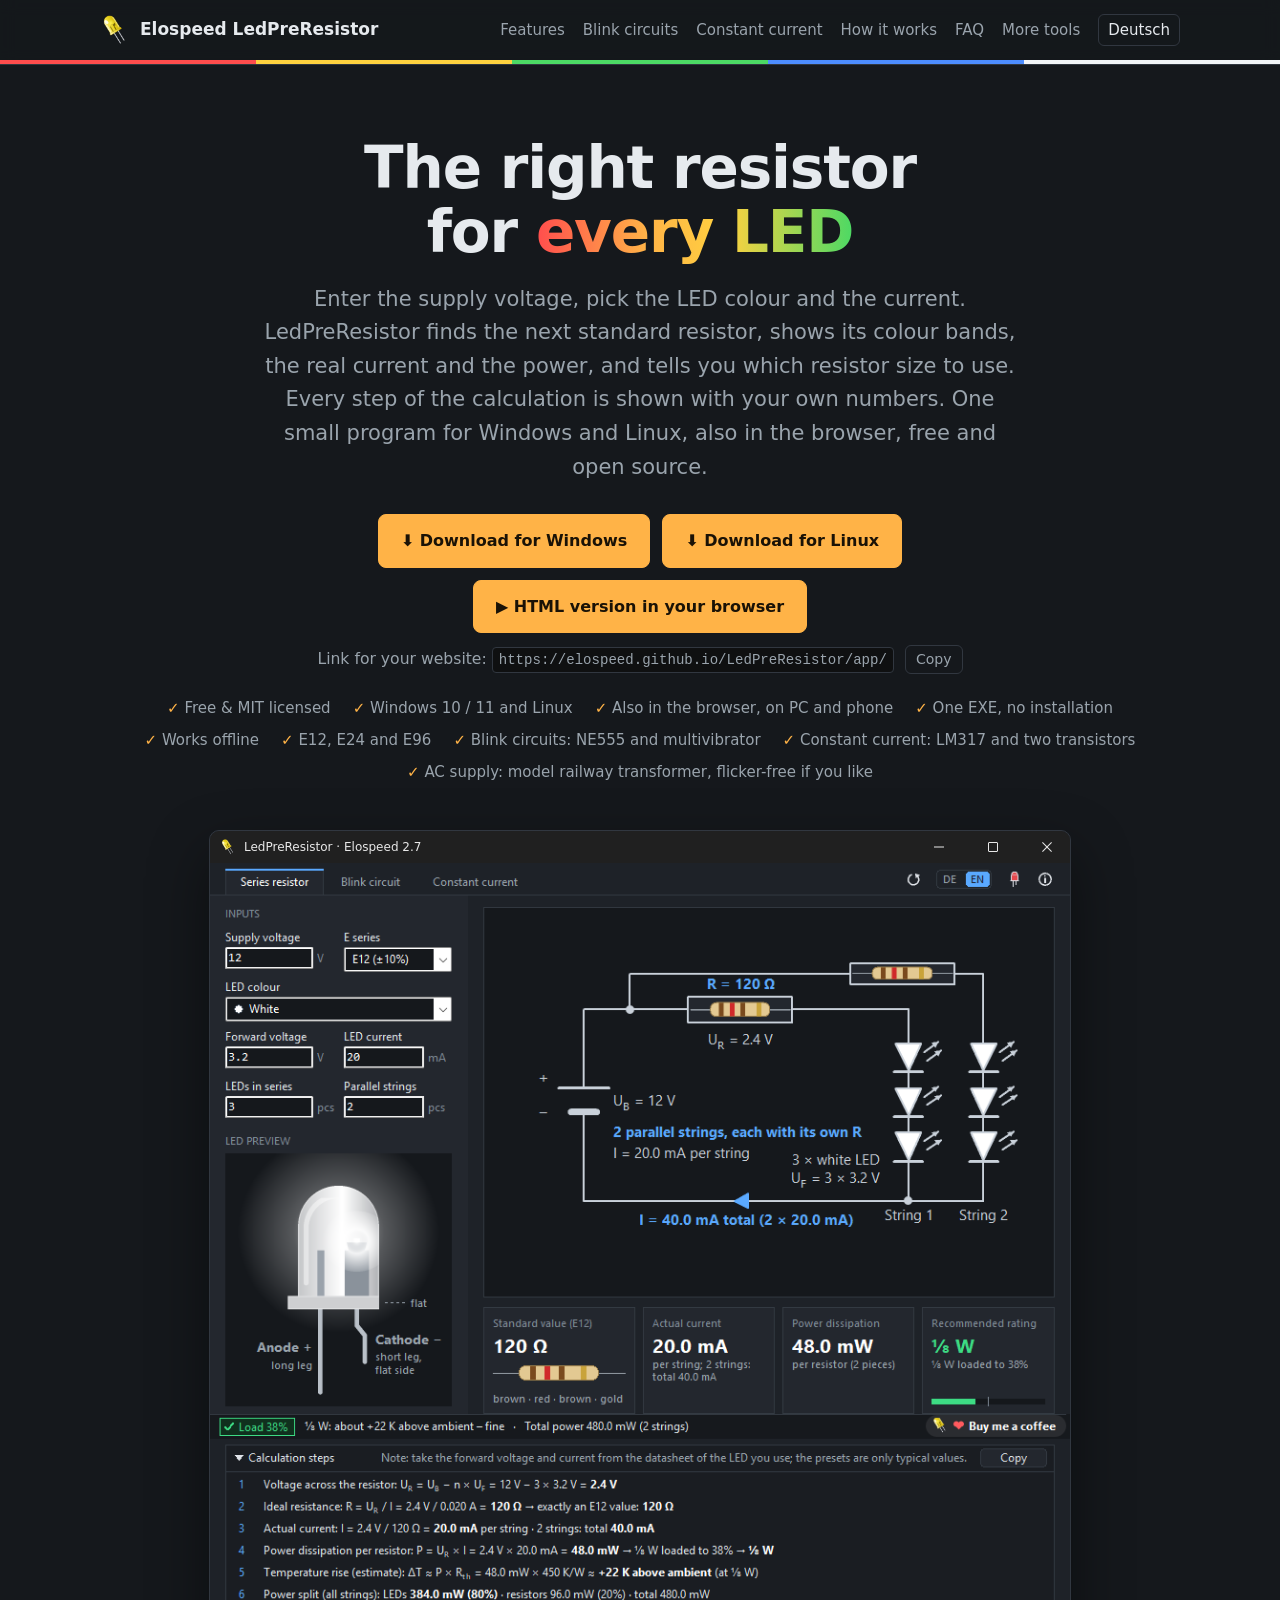
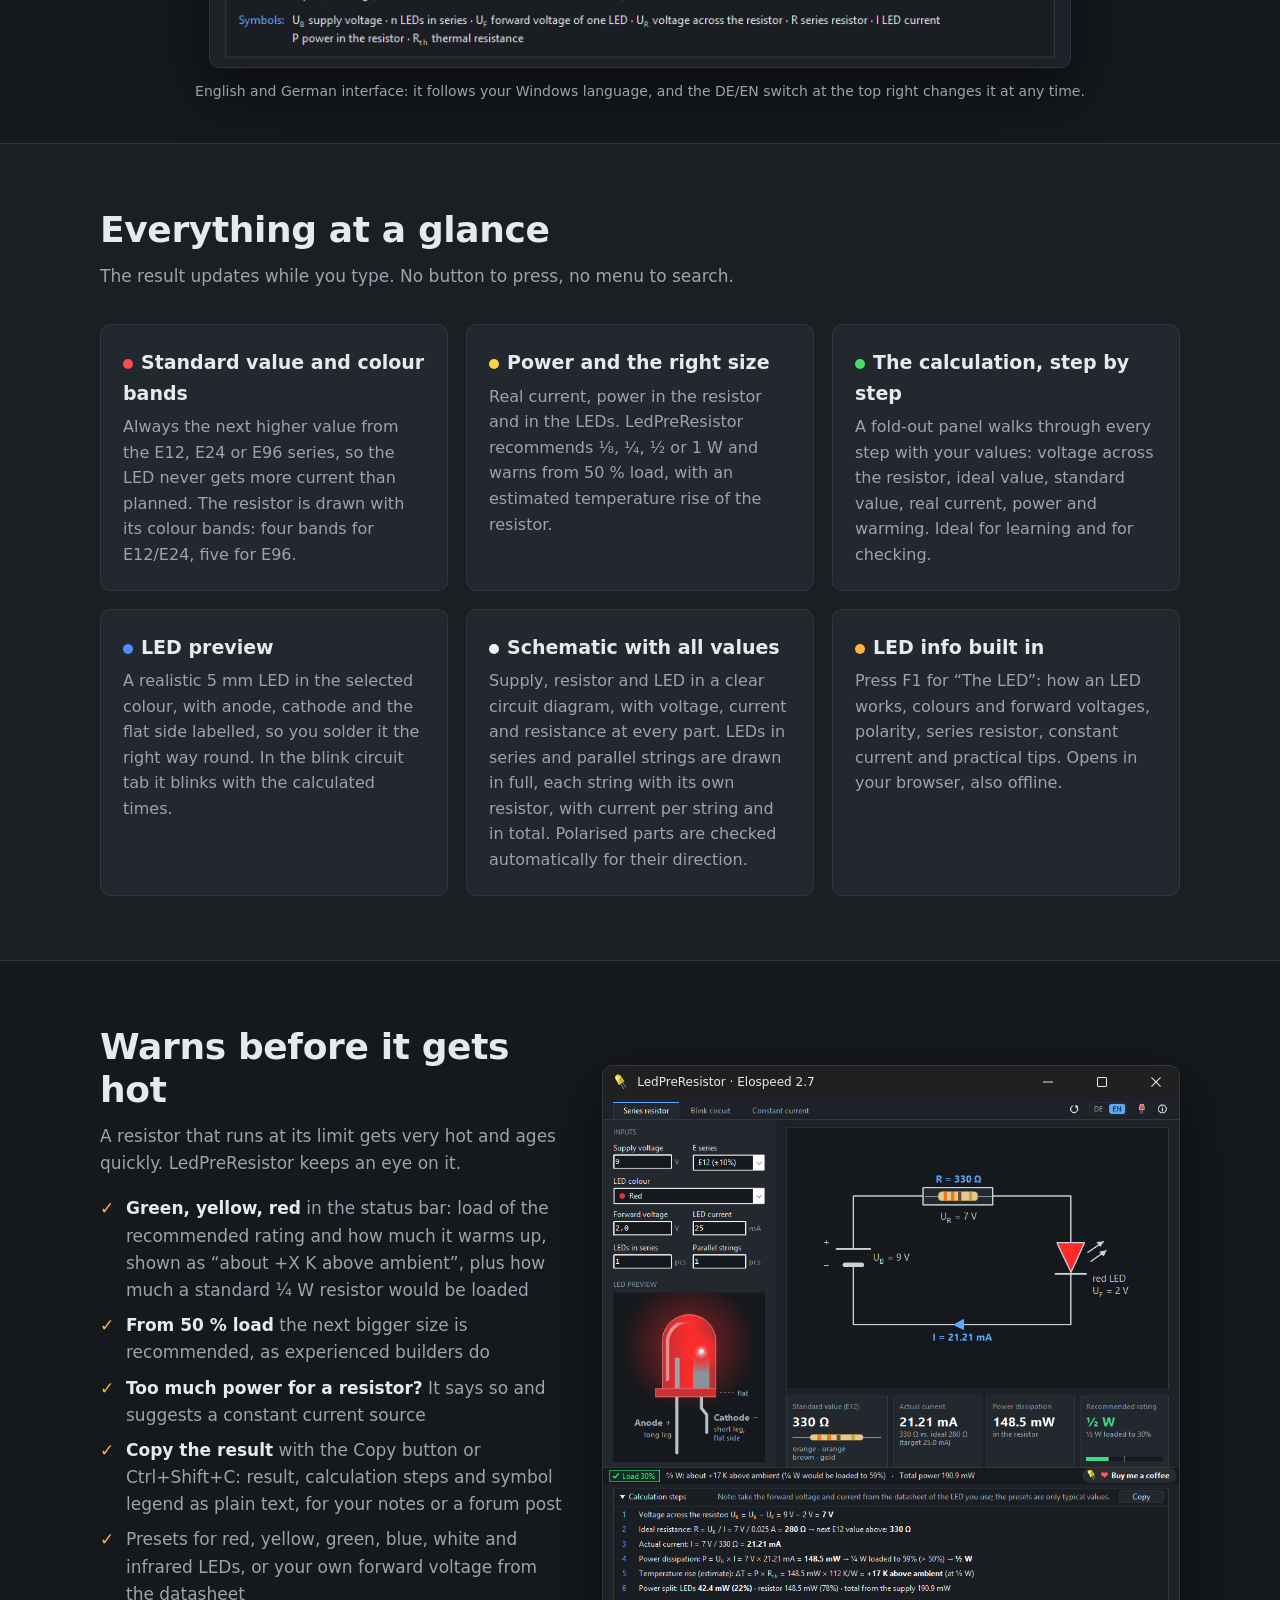
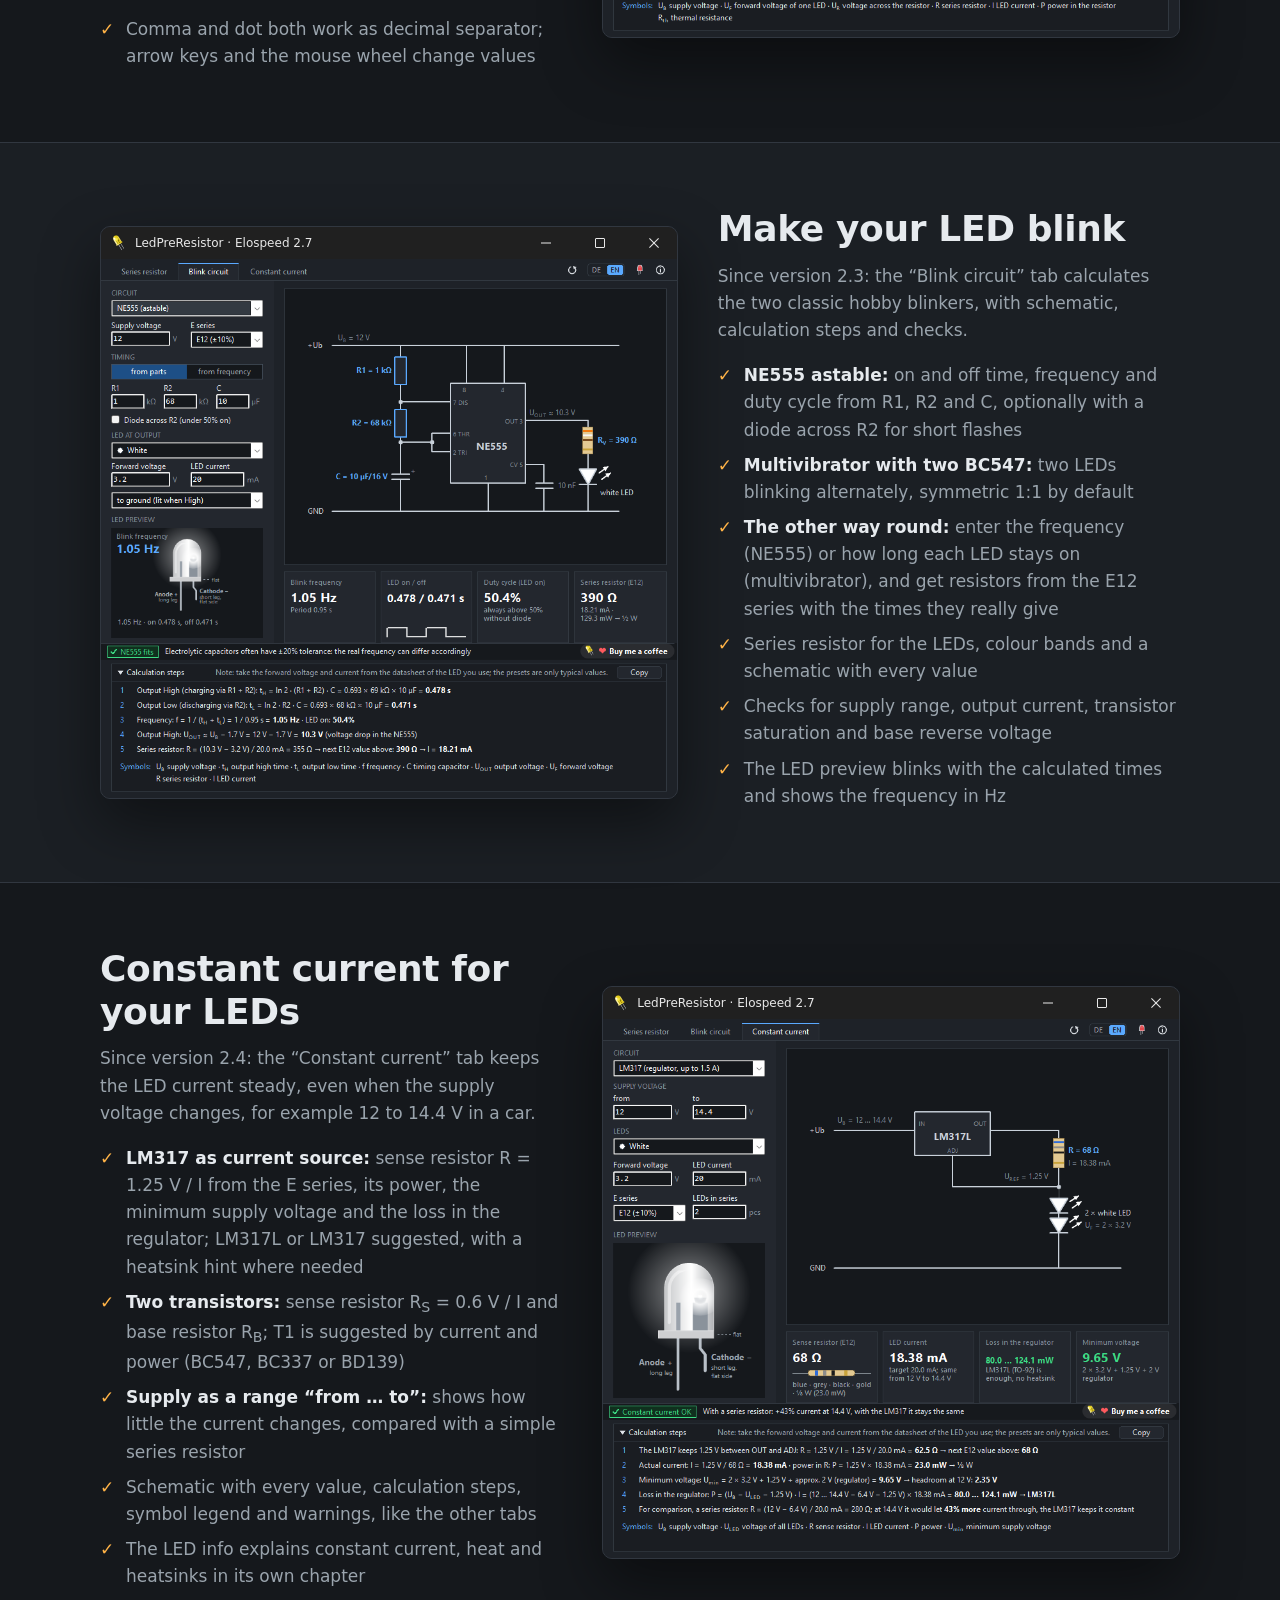
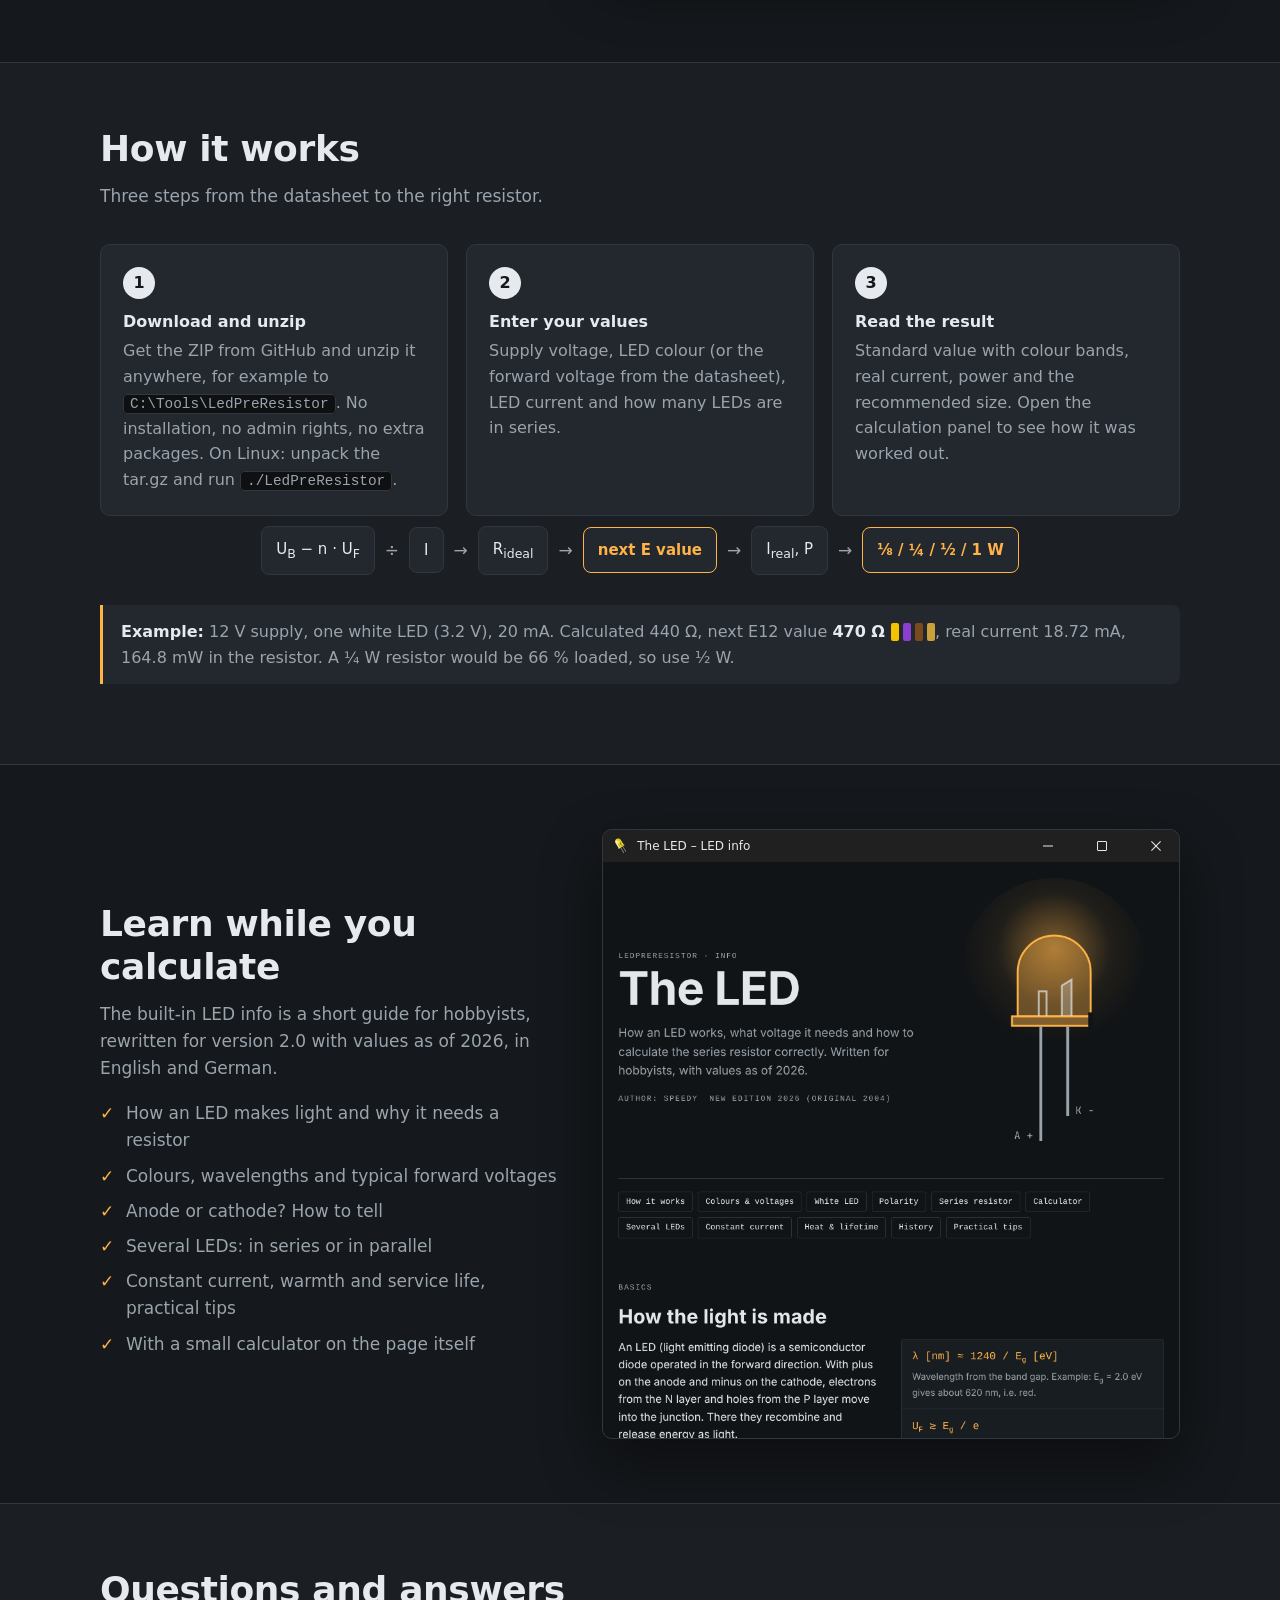
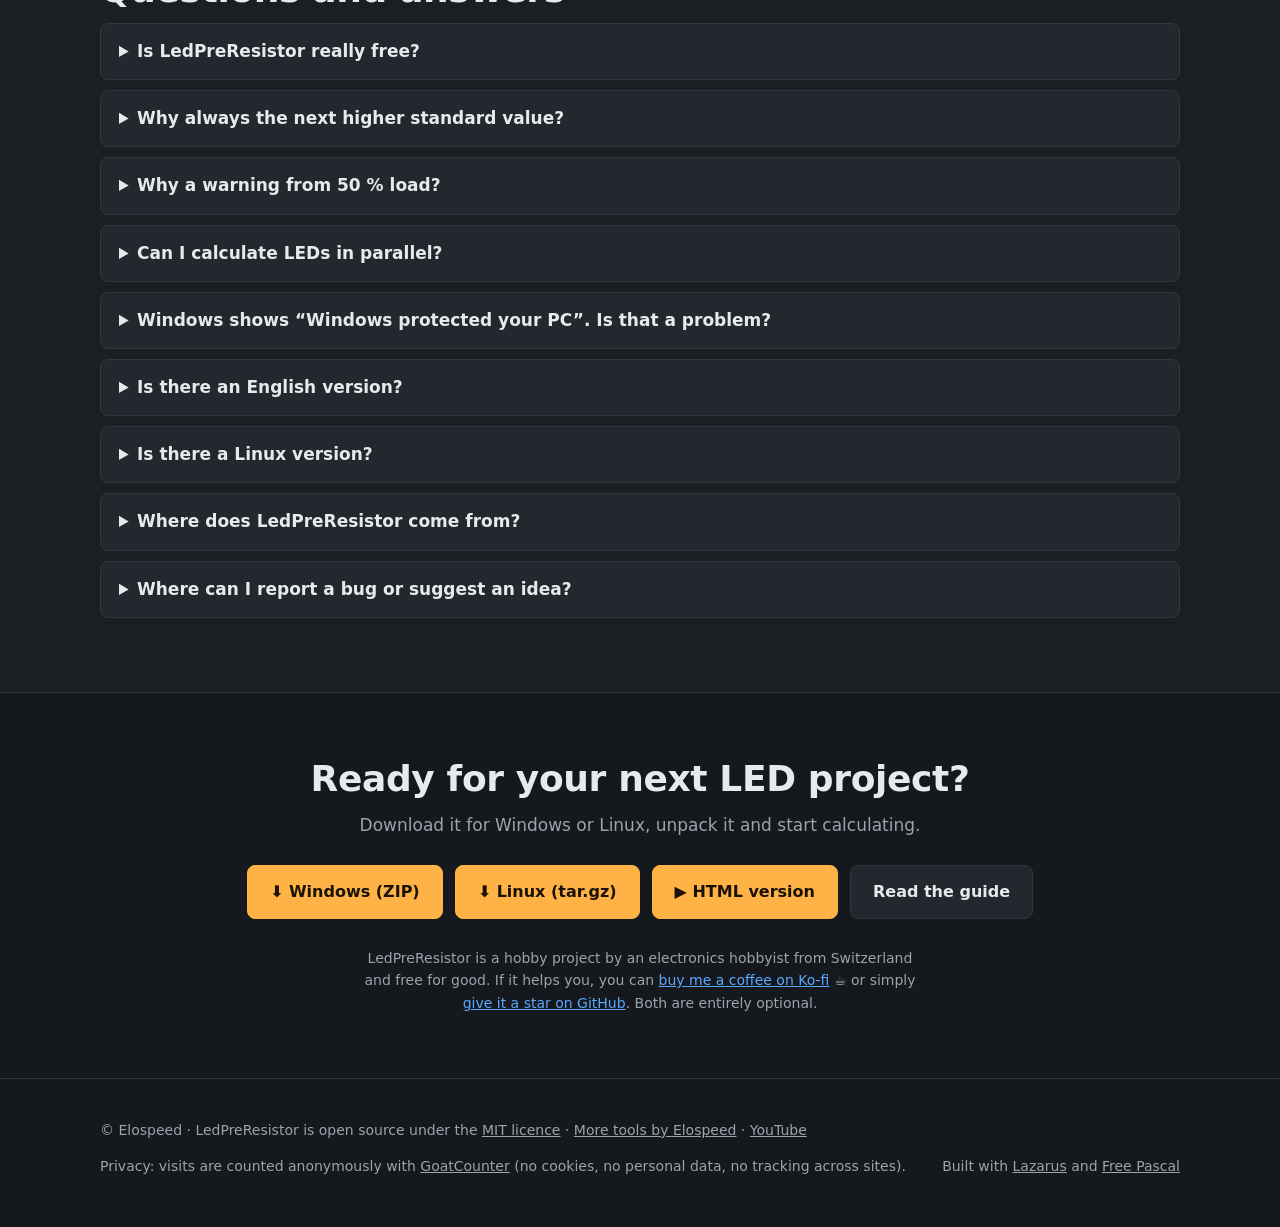
<file: site/index.html>
<!doctype html>
<html lang="en">
<head>
<meta charset="utf-8">
<meta name="viewport" content="width=device-width, initial-scale=1">
<title>LedPreResistor – free LED series resistor calculator for Windows and Linux</title>
<meta name="description" content="Elospeed LedPreResistor calculates the series resistor for one or more LEDs: E12/E24/E96 standard value, colour bands, real current, power and the right resistor size, with a step-by-step explanation, plus a blink circuit calculator for the NE555 and the two-transistor multivibrator, and constant current sources with the LM317 or two transistors. Free, open source, for Windows and Linux, also in the browser.">
<meta name="keywords" content="LED resistor calculator, series resistor, LED current limiting resistor, E12, E24, E96, resistor colour code, NE555 blinker, astable multivibrator, LED flasher, electronics, Windows, Linux, free, open source">
<meta name="author" content="Elospeed">
<meta name="robots" content="index, follow">
<link rel="canonical" href="https://elospeed.github.io/LedPreResistor/">
<link rel="alternate" hreflang="en" href="https://elospeed.github.io/LedPreResistor/">
<link rel="alternate" hreflang="de" href="https://elospeed.github.io/LedPreResistor/de/">
<link rel="alternate" hreflang="x-default" href="https://elospeed.github.io/LedPreResistor/">
<meta name="theme-color" content="#15181c">
<link rel="icon" type="image/svg+xml" href="img/icon.svg">
<link rel="icon" type="image/png" href="img/icon-192.png">
<link rel="apple-touch-icon" href="img/icon-192.png">

<meta property="og:type" content="website">
<meta property="og:site_name" content="Elospeed LedPreResistor">
<meta property="og:title" content="LedPreResistor – LED series resistor calculator">
<meta property="og:description" content="Standard value, colour bands, power and the right resistor size for your LEDs, explained step by step. Free and open source for Windows and Linux.">
<meta property="og:url" content="https://elospeed.github.io/LedPreResistor/">
<meta property="og:image" content="https://elospeed.github.io/LedPreResistor/img/og-image.png">
<meta property="og:image:width" content="1200">
<meta property="og:image:height" content="630">
<meta property="og:locale" content="en_US">
<meta property="og:locale:alternate" content="de_DE">
<meta name="twitter:card" content="summary_large_image">
<meta name="twitter:title" content="LedPreResistor – LED series resistor calculator">
<meta name="twitter:description" content="Standard value, colour bands, power and the right resistor size for your LEDs, explained step by step. Free and open source for Windows and Linux.">
<meta name="twitter:image" content="https://elospeed.github.io/LedPreResistor/img/og-image.png">

<link rel="stylesheet" href="style.css">

<script type="application/ld+json">
{
  "@context": "https://schema.org",
  "@type": "SoftwareApplication",
  "name": "Elospeed LedPreResistor",
  "operatingSystem": "Windows 10, Windows 11 (64-bit), Linux (x86_64)",
  "applicationCategory": "UtilitiesApplication",
  "description": "Calculates the series resistor for one or more LEDs in series: next standard value from E12, E24 or E96, colour bands, real current, power and recommended resistor size, with a step-by-step explanation. Also calculates LED blink circuits with the NE555 or a two-transistor multivibrator, and constant current sources with the LM317 or two transistors.",
  "url": "https://elospeed.github.io/LedPreResistor/",
  "downloadUrl": "https://github.com/Elospeed/LedPreResistor/releases/latest",
  "softwareVersion": "2.7",
  "license": "https://opensource.org/licenses/MIT",
  "isAccessibleForFree": true,
  "offers": { "@type": "Offer", "price": "0", "priceCurrency": "USD" },
  "author": { "@type": "Organization", "name": "Elospeed", "url": "https://elospeed.github.io/", "sameAs": ["https://github.com/Elospeed"] },
  "screenshot": "https://elospeed.github.io/LedPreResistor/img/ledpreresistor-main-en.png"
}
</script>
</head>
<body>

<header class="top">
  <div class="wrap">
    <a class="brand" href="./"><img src="img/icon-192.png" alt="" width="30" height="30">Elospeed LedPreResistor</a>
    <nav>
      <a class="hide-m" href="#features">Features</a>
      <a class="hide-m" href="#blink">Blink circuits</a>
      <a class="hide-m" href="#constant-current">Constant current</a>
      <a class="hide-m" href="#how">How it works</a>
      <a class="hide-m" href="#faq">FAQ</a>
      <a class="hide-m" href="https://elospeed.github.io/">More tools</a>
      <a class="lang" href="de/" hreflang="de" lang="de">Deutsch</a>
    </nav>
  </div>
  <div class="stripes"><i></i><i></i><i></i><i></i><i></i></div>
</header>

<main>

<section class="hero">
  <div class="wrap">
    <h1>The right resistor<br>for <span class="grad">every LED</span></h1>
    <p class="lead">Enter the supply voltage, pick the LED colour and the current. LedPreResistor finds the next standard resistor, shows its colour bands, the real current and the power, and tells you which resistor size to use. Every step of the calculation is shown with your own numbers. One small program for Windows and Linux, also in the browser, free and open source.</p>
    <div class="cta">
      <a class="btn primary" href="danke/?f=win" data-goatcounter-click="download-win-en">⬇ Download for Windows</a>
      <a class="btn primary" href="danke/?f=linux" data-goatcounter-click="download-linux-en">⬇ Download for Linux</a>
    </div>
    <div class="cta webapp">
      <a class="btn primary" href="app/" data-goatcounter-click="html-version-en">▶ HTML version in your browser</a>
    </div>
    <p class="applink">Link for your website: <code id="appUrl">https://<wbr>elospeed.github.io/<wbr>LedPreResistor/<wbr>app/</code> <button type="button" class="copybtn" data-ok="Copied" onclick="copyAppUrl(this)">Copy</button></p>
    <ul class="facts">
      <li>Free &amp; MIT licensed</li>
      <li>Windows 10 / 11 and Linux</li>
      <li>Also in the browser, on PC and phone</li>
      <li>One EXE, no installation</li>
      <li>Works offline</li>
      <li>E12, E24 and E96</li>
      <li>Blink circuits: NE555 and multivibrator</li>
      <li>Constant current: LM317 and two transistors</li>
      <li>AC supply: model railway transformer, flicker-free if you like</li>
    </ul>
    <figure class="shot hero-shot">
      <div class="bar"><img src="img/icon-32.png" alt=""><span>LedPreResistor · Elospeed 2.7</span><i class="min"></i><i class="max"></i><i class="cls"></i></div>
      <img src="img/ledpreresistor-main-en.png" width="900" height="842" alt="LedPreResistor main window: 12 V supply, three white LEDs in series, 20 mA, two strings in parallel. Schematic with both strings, each with a 120 ohm resistor and three LEDs, 20 mA per string and 40 mA in total, and the calculation steps below">
    </figure>
    <figcaption>English and German interface: it follows your Windows language, and the DE/EN switch at the top right changes it at any time.</figcaption>
  </div>
</section>

<section id="features" class="alt">
  <div class="wrap">
    <h2>Everything at a glance</h2>
    <p class="sub">The result updates while you type. No button to press, no menu to search.</p>
    <div class="grid">
      <div class="card"><h3><span class="dot" style="background:var(--red)"></span>Standard value and colour bands</h3><p>Always the next higher value from the E12, E24 or E96 series, so the LED never gets more current than planned. The resistor is drawn with its colour bands: four bands for E12/E24, five for E96.</p></div>
      <div class="card"><h3><span class="dot" style="background:var(--yellow)"></span>Power and the right size</h3><p>Real current, power in the resistor and in the LEDs. LedPreResistor recommends ⅛, ¼, ½ or 1 W and warns from 50 % load, with an estimated temperature rise of the resistor.</p></div>
      <div class="card"><h3><span class="dot" style="background:var(--green)"></span>The calculation, step by step</h3><p>A fold-out panel walks through every step with your values: voltage across the resistor, ideal value, standard value, real current, power and warming. Ideal for learning and for checking.</p></div>
      <div class="card"><h3><span class="dot" style="background:var(--blue)"></span>LED preview</h3><p>A realistic 5 mm LED in the selected colour, with anode, cathode and the flat side labelled, so you solder it the right way round. In the blink circuit tab it blinks with the calculated times.</p></div>
      <div class="card"><h3><span class="dot" style="background:var(--white)"></span>Schematic with all values</h3><p>Supply, resistor and LED in a clear circuit diagram, with voltage, current and resistance at every part. LEDs in series and parallel strings are drawn in full, each string with its own resistor, with current per string and in total. Polarised parts are checked automatically for their direction.</p></div>
      <div class="card"><h3><span class="dot" style="background:var(--accent)"></span>LED info built in</h3><p>Press F1 for “The LED”: how an LED works, colours and forward voltages, polarity, series resistor, constant current and practical tips. Opens in your browser, also offline.</p></div>
    </div>
  </div>
</section>

<section>
  <div class="wrap split">
    <div>
      <h2>Warns before it gets hot</h2>
      <p class="sub" style="margin-bottom:0">A resistor that runs at its limit gets very hot and ages quickly. LedPreResistor keeps an eye on it.</p>
      <ul class="ticks">
        <li><strong>Green, yellow, red</strong> in the status bar: load of the recommended rating and how much it warms up, shown as “about +X K above ambient”, plus how much a standard ¼ W resistor would be loaded</li>
        <li><strong>From 50 % load</strong> the next bigger size is recommended, as experienced builders do</li>
        <li><strong>Too much power for a resistor?</strong> It says so and suggests a constant current source</li>
        <li><strong>Copy the result</strong> with the Copy button or Ctrl+Shift+C: result, calculation steps and symbol legend as plain text, for your notes or a forum post</li>
        <li>Presets for red, yellow, green, blue, white and infrared LEDs, or your own forward voltage from the datasheet</li>
        <li>Comma and dot both work as decimal separator; arrow keys and the mouse wheel change values</li>
      </ul>
    </div>
    <figure class="shot">
      <div class="bar"><img src="img/icon-32.png" alt=""><span>LedPreResistor · Elospeed 2.7</span><i class="min"></i><i class="max"></i><i class="cls"></i></div>
      <img src="img/ledpreresistor-warning-en.png" width="900" height="842" alt="LedPreResistor with 9 V, red LED, 25 mA: 330 ohm, 148.5 mW, half a watt recommended and loaded to 30 percent; a quarter watt resistor would be loaded to 59 percent" loading="lazy">
    </figure>
  </div>
</section>

<section id="blink" class="alt">
  <div class="wrap split rev">
    <div>
      <h2>Make your LED blink</h2>
      <p class="sub" style="margin-bottom:0">Since version 2.3: the “Blink circuit” tab calculates the two classic hobby blinkers, with schematic, calculation steps and checks.</p>
      <ul class="ticks">
        <li><strong>NE555 astable:</strong> on and off time, frequency and duty cycle from R1, R2 and C, optionally with a diode across R2 for short flashes</li>
        <li><strong>Multivibrator with two BC547:</strong> two LEDs blinking alternately, symmetric 1:1 by default</li>
        <li><strong>The other way round:</strong> enter the frequency (NE555) or how long each LED stays on (multivibrator), and get resistors from the E12 series with the times they really give</li>
        <li>Series resistor for the LEDs, colour bands and a schematic with every value</li>
        <li>Checks for supply range, output current, transistor saturation and base reverse voltage</li>
        <li>The LED preview blinks with the calculated times and shows the frequency in Hz</li>
      </ul>
    </div>
    <figure class="shot">
      <div class="bar"><img src="img/icon-32.png" alt=""><span>LedPreResistor · Elospeed 2.7</span><i class="min"></i><i class="max"></i><i class="cls"></i></div>
      <img src="img/ledpreresistor-blink-en.png" width="900" height="842" alt="LedPreResistor blink circuit tab: NE555 astable with R1 1 kilohm, R2 68 kilohm and a 10 microfarad / 16 V capacitor at 12 V, 1.05 Hz, 50.4 percent duty cycle, series resistor 390 ohm for a white LED, schematic and calculation steps" loading="lazy">
    </figure>
  </div>
</section>

<section id="constant-current">
  <div class="wrap split">
    <div>
      <h2>Constant current for your LEDs</h2>
      <p class="sub" style="margin-bottom:0">Since version 2.4: the “Constant current” tab keeps the LED current steady, even when the supply voltage changes, for example 12 to 14.4 V in a car.</p>
      <ul class="ticks">
        <li><strong>LM317 as current source:</strong> sense resistor R = 1.25 V / I from the E series, its power, the minimum supply voltage and the loss in the regulator; LM317L or LM317 suggested, with a heatsink hint where needed</li>
        <li><strong>Two transistors:</strong> sense resistor R<sub>S</sub> = 0.6 V / I and base resistor R<sub>B</sub>; T1 is suggested by current and power (BC547, BC337 or BD139)</li>
        <li><strong>Supply as a range “from … to”:</strong> shows how little the current changes, compared with a simple series resistor</li>
        <li>Schematic with every value, calculation steps, symbol legend and warnings, like the other tabs</li>
        <li>The LED info explains constant current, heat and heatsinks in its own chapter</li>
      </ul>
    </div>
    <figure class="shot">
      <div class="bar"><img src="img/icon-32.png" alt=""><span>LedPreResistor · Elospeed 2.7</span><i class="min"></i><i class="max"></i><i class="cls"></i></div>
      <img src="img/ledpreresistor-ksq-en.png" width="900" height="842" alt="LedPreResistor constant current tab: LM317 as current source for two white LEDs at 20 mA, supply 12 to 14.4 V, sense resistor 68 ohm, 18.38 mA, schematic and calculation steps" loading="lazy">
    </figure>
  </div>
</section>

<section id="how" class="alt">
  <div class="wrap">
    <h2>How it works</h2>
    <p class="sub">Three steps from the datasheet to the right resistor.</p>
    <ol class="steps">
      <li><strong>Download and unzip</strong>Get the ZIP from GitHub and unzip it anywhere, for example to <code>C:\Tools\LedPreResistor</code>. No installation, no admin rights, no extra packages. On Linux: unpack the tar.gz and run <code>./LedPreResistor</code>.</li>
      <li><strong>Enter your values</strong>Supply voltage, LED colour (or the forward voltage from the datasheet), LED current and how many LEDs are in series.</li>
      <li><strong>Read the result</strong>Standard value with colour bands, real current, power and the recommended size. Open the calculation panel to see how it was worked out.</li>
    </ol>
    <div class="flow" aria-label="Calculation">
      <span class="n">U<sub>B</sub> − n · U<sub>F</sub></span><span class="a">÷</span>
      <span class="n">I</span><span class="a">→</span>
      <span class="n">R<sub>ideal</sub></span><span class="a">→</span>
      <span class="n hl">next E value</span><span class="a">→</span>
      <span class="n">I<sub>real</sub>, P</span><span class="a">→</span>
      <span class="n hl">⅛ / ¼ / ½ / 1 W</span>
    </div>
    <p class="note" style="margin-top:30px"><strong>Example:</strong> 12 V supply, one white LED (3.2 V), 20 mA. Calculated 440 Ω, next E12 value <strong>470 Ω</strong><span class="bands" aria-label="yellow violet brown gold"><i style="background:#f4c300"></i><i style="background:#8a3fd1"></i><i style="background:#7a4a1d"></i><i style="background:#c9a33a"></i></span>, real current 18.72 mA, 164.8 mW in the resistor. A ¼ W resistor would be 66 % loaded, so use ½ W.</p>
  </div>
</section>

<section>
  <div class="wrap split">
    <div>
      <h2>Learn while you calculate</h2>
      <p class="sub" style="margin-bottom:0">The built-in LED info is a short guide for hobbyists, rewritten for version 2.0 with values as of 2026, in English and German.</p>
      <ul class="ticks">
        <li>How an LED makes light and why it needs a resistor</li>
        <li>Colours, wavelengths and typical forward voltages</li>
        <li>Anode or cathode? How to tell</li>
        <li>Several LEDs: in series or in parallel</li>
        <li>Constant current, warmth and service life, practical tips</li>
        <li>With a small calculator on the page itself</li>
      </ul>
    </div>
    <figure class="shot">
      <div class="bar"><img src="img/icon-32.png" alt=""><span>The LED – LED info</span><i class="min"></i><i class="max"></i><i class="cls"></i></div>
      <img src="img/led-info-en.png" width="900" height="900" alt="The LED info page “The LED” in dark design with a glowing LED, a table of contents and the first chapter on how the light is made" loading="lazy">
    </figure>
  </div>
</section>

<section id="faq" class="alt">
  <div class="wrap">
    <h2>Questions and answers</h2>
    <details>
      <summary>Is LedPreResistor really free?</summary>
      <p>Yes. LedPreResistor is open source under the MIT licence. There are no ads, no account and no paid version. If you like it, you can leave a voluntary donation on <a href="https://ko-fi.com/elospeed" data-goatcounter-click="kofi-ledpreresistor-faq-en">Ko-fi</a>.</p>
    </details>
    <details>
      <summary>Why always the next higher standard value?</summary>
      <p>A lower value would let more current through the LED than you planned. The next higher value keeps the current at or a little below your target. LedPreResistor shows the real current with the standard value, so you see exactly what you get.</p>
    </details>
    <details>
      <summary>Why a warning from 50 % load?</summary>
      <p>A resistor may be loaded up to its rated power, but then it gets very hot. With half the rated power it stays cool, lasts longer and the circuit board does not suffer. The warming is shown as a rise above ambient (“+37 K above ambient” means about 57 °C at 20 °C room temperature) and is an estimate for a standard through-hole resistor in free air.</p>
    </details>
    <details>
      <summary>Can I calculate LEDs in parallel?</summary>
      <p>Give every LED in parallel its own resistor and calculate it as a single LED. LEDs in parallel on one shared resistor share the current unevenly. For LEDs in series, enter the number of LEDs and LedPreResistor subtracts all forward voltages.</p>
    </details>
    <details>
      <summary>Windows shows “Windows protected your PC”. Is that a problem?</summary>
      <p>LedPreResistor is not digitally signed, because signing certificates cost money every year. Click “More info” and then “Run anyway”. Every release lists a SHA-256 checksum, so you can check that the file is unchanged.</p>
    </details>
    <details>
      <summary>Is there an English version?</summary>
      <p>Yes, since version 2.1. The program and the LED info are in English and German. LedPreResistor starts in German on a German Windows and in English everywhere else; the DE/EN switch at the top right changes it at any time.</p>
    </details>
    <details>
      <summary>Is there a Linux version?</summary>
      <p>Yes, since version 2.2: a native Linux build (x86_64, GTK2), no Wine needed. Unpack <code>LedPreResistor-2.7-linux-x86_64.tar.gz</code> and run <code>./LedPreResistor</code>. <code>./install.sh</code> adds it to your application menu without root. It needs GTK2, which most desktops already have (otherwise <code>sudo apt install libgtk2.0-0</code>, <code>sudo dnf install gtk2</code> or <code>sudo pacman -S gtk2</code>). Settings are stored in <code>~/.config/LedPreResistor/</code>.</p>
    </details>
    <details>
      <summary>Where does LedPreResistor come from?</summary>
      <p>The first “LED Pre-Resistor” was a small freeware tool from 2004, written in Delphi 7. Version 2.0 is a complete rebuild in Lazarus: a single 64-bit EXE, new design, corrected calculation (an exact 330 Ω no longer jumps to 390 Ω) and new features like the calculation panel and the LED preview.</p>
    </details>
    <details>
      <summary>Where can I report a bug or suggest an idea?</summary>
      <p>Open an <a href="https://github.com/Elospeed/LedPreResistor/issues">issue on GitHub</a>. Reading works without an account, writing needs a free GitHub account.</p>
    </details>
  </div>
</section>

<section>
  <div class="wrap" style="text-align:center">
    <h2>Ready for your next LED project?</h2>
    <p class="sub" style="margin:0 auto 26px">Download it for Windows or Linux, unpack it and start calculating.</p>
    <div class="cta">
      <a class="btn primary" href="danke/?f=win" data-goatcounter-click="download-win-en">⬇ Windows (ZIP)</a>
      <a class="btn primary" href="danke/?f=linux" data-goatcounter-click="download-linux-en">⬇ Linux (tar.gz)</a>
      <a class="btn primary" href="app/">▶ HTML version</a>
      <a class="btn" href="https://github.com/Elospeed/LedPreResistor#readme">Read the guide</a>
    </div>
    <p class="support">LedPreResistor is a hobby project by an electronics hobbyist from Switzerland and free for good. If it helps you, you can <a href="https://ko-fi.com/elospeed" data-goatcounter-click="kofi-ledpreresistor-support-en">buy me a coffee on Ko-fi</a> ☕ or simply <a href="https://github.com/Elospeed/LedPreResistor" data-goatcounter-click="github-star-en">give it a star on GitHub</a>. Both are entirely optional.</p>
  </div>
</section>

</main>

<footer>
  <div class="wrap">
    <div>© Elospeed · LedPreResistor is open source under the <a href="https://github.com/Elospeed/LedPreResistor/blob/main/LICENSE">MIT licence</a> · <a href="https://elospeed.github.io/">More tools by Elospeed</a> · <a href="https://www.youtube.com/@elospeed">YouTube</a></div>
    <div>Privacy: visits are counted anonymously with <a href="https://www.goatcounter.com/help/privacy">GoatCounter</a> (no cookies, no personal data, no tracking across sites).</div>
    <div>Built with <a href="https://www.lazarus-ide.org">Lazarus</a> and <a href="https://www.freepascal.org">Free Pascal</a></div>
  </div>
</footer>

<script>
function copyAppUrl(b){var t=document.getElementById("appUrl").textContent,l=b.textContent;function done(){b.textContent=b.dataset.ok;setTimeout(function(){b.textContent=l},1500)}if(navigator.clipboard){navigator.clipboard.writeText(t).then(done,function(){})}}
</script>
<script data-goatcounter="https://elospeed.goatcounter.com/count" async src="https://gc.zgo.at/count.js"></script>
</body>
</html>
</file>
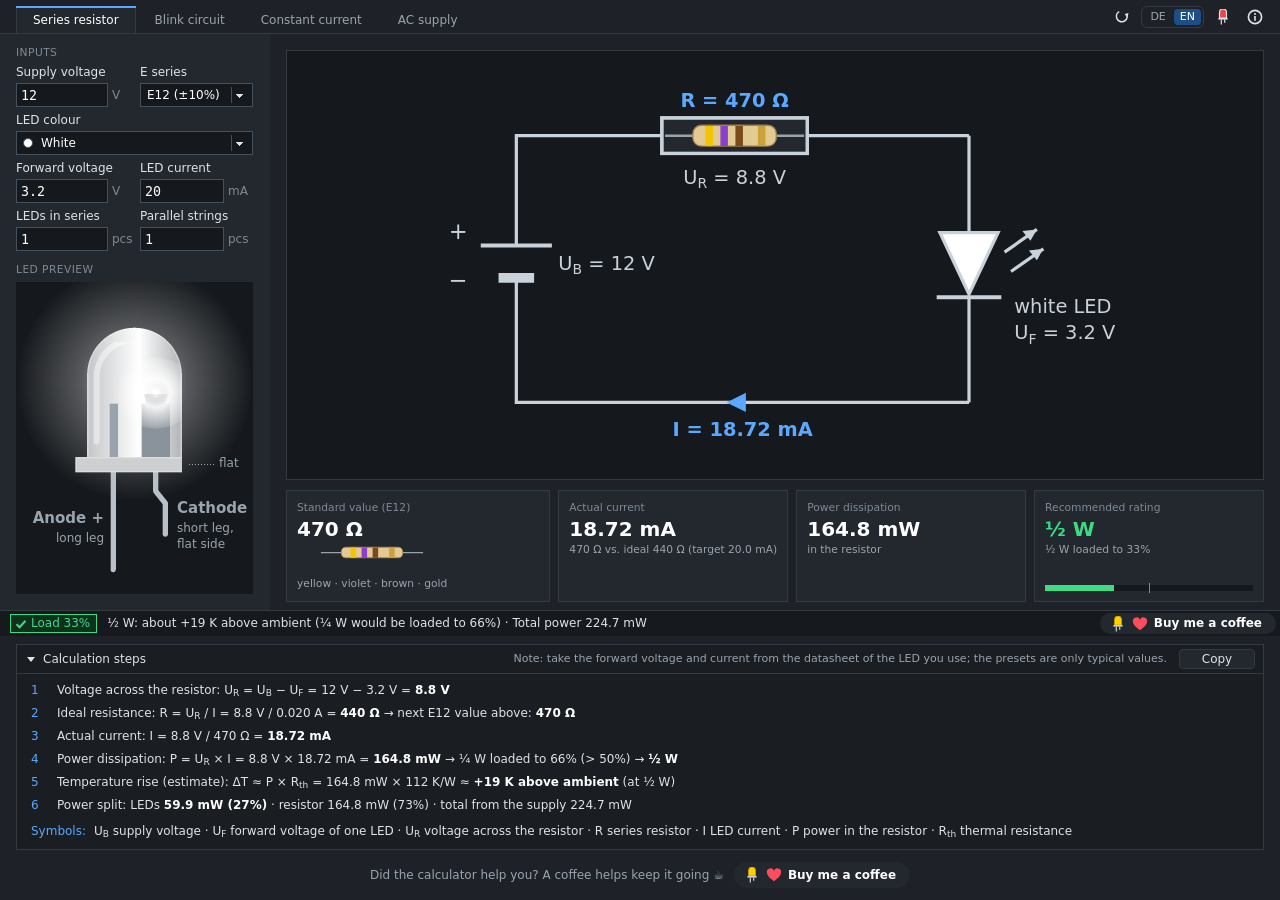
<file: site/app/index.html>
<!doctype html>
<html lang="de">
<head>
<meta charset="utf-8">
<meta name="viewport" content="width=device-width, initial-scale=1">
<title>LedPreResistor · Elospeed 2.7</title>
<meta name="description" content="Vorwiderstand, Blinkschaltung, Konstantstromquelle und Wechselstrom-Betrieb für LEDs berechnen – mit Schaltplan, Farbringen und Rechenweg.">
<meta name="color-scheme" content="dark">
<link rel="icon" href="img/icon.svg" type="image/svg+xml">
<link rel="stylesheet" href="css/style.css">
</head>
<body>
<div id="app">

  <!-- ===== Reiterzeile mit Symbolen oben rechts ===== -->
  <header class="tabs" role="tablist">
    <div class="tab-list">
      <button class="tab" role="tab" data-mode="0" id="tab0"></button>
      <button class="tab" role="tab" data-mode="1" id="tab1"></button>
      <button class="tab" role="tab" data-mode="2" id="tab2"></button>
      <button class="tab" role="tab" data-mode="3" id="tab3"></button>
    </div>
    <div class="tab-icons">
      <button class="ico" id="btnReset" aria-label="">
        <svg viewBox="0 0 16 16"><path d="M5.2 2.6 A5.4 5.4 0 1 0 13.1 6.2" fill="none" stroke="currentColor" stroke-width="1.6"/><path d="M14.6 4.1 L13.2 8.3 L10.6 5.0 Z" fill="currentColor"/></svg>
      </button>
      <div class="lang" role="group">
        <button id="btnDe" data-lang="de">DE</button><button id="btnEn" data-lang="en">EN</button>
      </div>
      <button class="ico" id="btnLedInfo" aria-label="">
        <svg viewBox="0 0 16 16"><path d="M4.5 3.5 A3.5 3.5 0 0 1 11.5 3.5 V9 H4.5 Z" fill="#E5484D" stroke="currentColor" stroke-width="1.2"/><rect x="3.4" y="9" width="9.2" height="1.6" fill="currentColor"/><path d="M6.3 10.6 V15.5 M9.7 10.6 V13.8" stroke="currentColor" stroke-width="1.2"/></svg>
      </button>
      <button class="ico" id="btnAbout" aria-label="">
        <svg viewBox="0 0 16 16"><circle cx="8" cy="8" r="6.6" fill="none" stroke="currentColor" stroke-width="1.6"/><rect x="7.2" y="7" width="1.6" height="4.8" fill="currentColor"/><circle cx="8" cy="4.9" r="1" fill="currentColor"/></svg>
      </button>
    </div>
  </header>

  <div class="main">
    <!-- ===== Linke Spalte: Eingaben und LED-Vorschau ===== -->
    <aside class="left" id="left">
      <div id="leftRows"></div>
      <div class="head" id="headPreview"></div>
      <div class="preview" id="preview">
        <canvas id="ledCanvas"></canvas>
        <div class="blinkfreq" id="blinkFreq"><div class="t" id="blinkFreqTitle"></div><div class="v" id="blinkFreqValue"></div></div>
      </div>
      <div class="blinkinfo" id="blinkInfo"></div>

      <!-- Vorrat an Bedienelementen; layoutLeft() ordnet sie je Reiter an -->
      <div id="pool" hidden>
        <div class="head" id="headInputs"></div>
        <div class="head" id="headSupply"></div>
        <div class="head" id="headTiming"></div>
        <div class="head" id="headLed"></div>
        <div class="field wide" id="fKsq"><div class="in"><select id="comboKsq"></select></div></div>
        <div class="field wide" id="fAc"><div class="in"><select id="comboAc"></select></div></div>
        <div class="field wide" id="fCircuit"><div class="in"><select id="comboCircuit"></select></div></div>
        <div class="field wide" id="fConn"><div class="in"><select id="comboConn"></select></div></div>
        <div class="field" id="fU"><label for="editU" id="labelU"></label>
          <div class="in"><input id="editU" class="num" inputmode="decimal" autocomplete="off" spellcheck="false"><span class="unit" id="unitU">V</span></div></div>
        <div class="field" id="fU2"><label for="editU2" id="labelU2"></label>
          <div class="in"><input id="editU2" class="num" inputmode="decimal" autocomplete="off" spellcheck="false"><span class="unit">V</span></div></div>
        <div class="field" id="fSeries"><label for="comboSeries" id="labelSeries"></label>
          <div class="in"><select id="comboSeries" class="series"></select></div></div>
        <div class="field wide" id="fColor"><label for="comboColor" id="labelColor"></label>
          <div class="in color"><span class="dot" id="colorDot"></span><select id="comboColor"></select></div></div>
        <div class="field" id="fUd"><label for="editUd" id="labelUd"></label>
          <div class="in"><input id="editUd" class="num" inputmode="decimal" autocomplete="off" spellcheck="false"><span class="unit">V</span></div></div>
        <div class="field" id="fI"><label for="editI" id="labelI"></label>
          <div class="in"><input id="editI" class="num" inputmode="decimal" autocomplete="off" spellcheck="false"><span class="unit">mA</span></div></div>
        <div class="field" id="fN"><label for="editN" id="labelN"></label>
          <div class="in"><input id="editN" class="num" inputmode="numeric" autocomplete="off" spellcheck="false"><span class="unit" id="unitN"></span></div></div>
        <div class="field" id="fStrings"><label for="editStrings" id="labelStrings"></label>
          <div class="in"><input id="editStrings" class="num" inputmode="numeric" autocomplete="off" spellcheck="false"><span class="unit" id="unitStrings"></span></div></div>
        <div class="field wide" id="fMode"><div class="mode" id="paintMode" role="group"><button id="modeParts"></button><button id="modeRev"></button></div></div>
        <div class="field t" id="fT1"><label for="editT1" id="labelT1"></label>
          <div class="in"><input id="editT1" class="num" inputmode="decimal" autocomplete="off" spellcheck="false"><span class="unit" id="unitT1"></span></div></div>
        <div class="field t" id="fT2"><label for="editT2" id="labelT2"></label>
          <div class="in"><input id="editT2" class="num" inputmode="decimal" autocomplete="off" spellcheck="false"><span class="unit" id="unitT2"></span></div></div>
        <div class="field t" id="fT3"><label for="editT3" id="labelT3"></label>
          <div class="in"><input id="editT3" class="num" inputmode="decimal" autocomplete="off" spellcheck="false"><span class="unit" id="unitT3"></span></div></div>
        <div class="field wide" id="fDiode"><label class="check"><input type="checkbox" id="checkDiode"><span class="box"></span><span id="labelDiode"></span></label></div>
        <div class="field wide" id="fSym"><label class="check"><input type="checkbox" id="checkSym" checked><span class="box"></span><span id="labelSym"></span></label></div>
      </div>
    </aside>

    <!-- ===== Rechts: Schaltplan und Resultatkarten ===== -->
    <section class="right">
      <div class="schem" id="schem"></div>
      <div class="cards" id="cards"></div>
    </section>
  </div>

  <!-- ===== Statuszeile mit Ko-fi-Knopf ===== -->
  <footer class="status">
    <div class="status-main">
      <span class="chip" id="chip"><span class="chip-ico" id="chipIco"></span><span id="chipText"></span></span>
      <span class="status-text" id="statusText"></span>
    </div>
    <a class="kofi" id="kofi" href="https://ko-fi.com/elospeed" target="_blank" rel="noopener" data-goatcounter-click="kofi-ledpreresistor-app-status">
      <svg class="kofi-led" viewBox="0 0 16 16" aria-hidden="true"><path d="M4.5 3.5 A3.5 3.5 0 0 1 11.5 3.5 V9 H4.5 Z" fill="#FFD000" stroke="#C9A300" stroke-width="0.8"/><rect x="3.4" y="9" width="9.2" height="1.6" fill="#C9D1DA"/><path d="M6.3 10.6 V15.5 M9.7 10.6 V13.8" stroke="#C9D1DA" stroke-width="1.2"/></svg>
      <svg class="kofi-heart" viewBox="0 0 16 16" aria-hidden="true"><path d="M8 14.2 C2.6 10.4 1 8.2 1 5.6 A3.4 3.4 0 0 1 8 4.2 A3.4 3.4 0 0 1 15 5.6 C15 8.2 13.4 10.4 8 14.2 Z" fill="#FF4D5E"/></svg>
      <span id="kofiText"></span>
    </a>
  </footer>

  <!-- ===== Rechenweg (aufklappbar) ===== -->
  <section class="rechenweg open" id="rechenweg">
    <div class="rw-head">
      <button class="rw-toggle" id="rwToggle"><span class="tri"></span><span id="rwTitle"></span></button>
      <span class="rw-hint" id="rwHint"></span>
      <button class="rw-copy" id="btnCopy"></button>
    </div>
    <div class="rw-body" id="rwBody"></div>
  </section>

  <!-- ===== Unter dem Rechner: einmaliger Hinweis und Satz mit Ko-fi-Knopf ===== -->
  <div class="dank-hint" id="dankHint" hidden>
    <span id="dankHintText"></span>
    <a class="dank-link" id="dankLink" href="https://ko-fi.com/elospeed" target="_blank" rel="noopener" data-goatcounter-click="kofi-ledpreresistor-app-hinweis"></a>
    <button type="button" class="dank-x" aria-label="×">×</button>
  </div>
  <div class="kofi-zeile">
    <span id="kofiSatz"></span>
    <a class="kofi" href="https://ko-fi.com/elospeed" target="_blank" rel="noopener" data-goatcounter-click="kofi-ledpreresistor-app-unten">
      <svg class="kofi-led" viewBox="0 0 16 16" aria-hidden="true"><path d="M4.5 3.5 A3.5 3.5 0 0 1 11.5 3.5 V9 H4.5 Z" fill="#FFD000" stroke="#C9A300" stroke-width="0.8"/><rect x="3.4" y="9" width="9.2" height="1.6" fill="#C9D1DA"/><path d="M6.3 10.6 V15.5 M9.7 10.6 V13.8" stroke="#C9D1DA" stroke-width="1.2"/></svg>
      <svg class="kofi-heart" viewBox="0 0 16 16" aria-hidden="true"><path d="M8 14.2 C2.6 10.4 1 8.2 1 5.6 A3.4 3.4 0 0 1 8 4.2 A3.4 3.4 0 0 1 15 5.6 C15 8.2 13.4 10.4 8 14.2 Z" fill="#FF4D5E"/></svg>
      <span id="kofiText2"></span>
    </a>
  </div>
</div>

<!-- ===== Info-Fenster ===== -->
<div class="modal" id="about" hidden>
  <div class="dialog" role="dialog" aria-modal="true" aria-labelledby="aboutTitle">
    <div class="dlg-title" id="aboutTitle"></div>
    <div class="dlg-body">
      <img src="img/icon.svg" alt="" width="48" height="48">
      <div class="dlg-text" id="aboutText"></div>
    </div>
    <div class="dlg-foot"><button id="aboutOk">OK</button></div>
  </div>
</div>
<div class="tip" id="tip" hidden></div>

<script src="js/calc.js"></script>
<script src="js/texts.js"></script>
<script src="js/schematic.js"></script>
<script src="js/ledview.js"></script>
<script src="js/app.js"></script>
<script data-goatcounter="https://elospeed.goatcounter.com/count" async src="https://gc.zgo.at/count.js"></script>
</body>
</html>
</file>
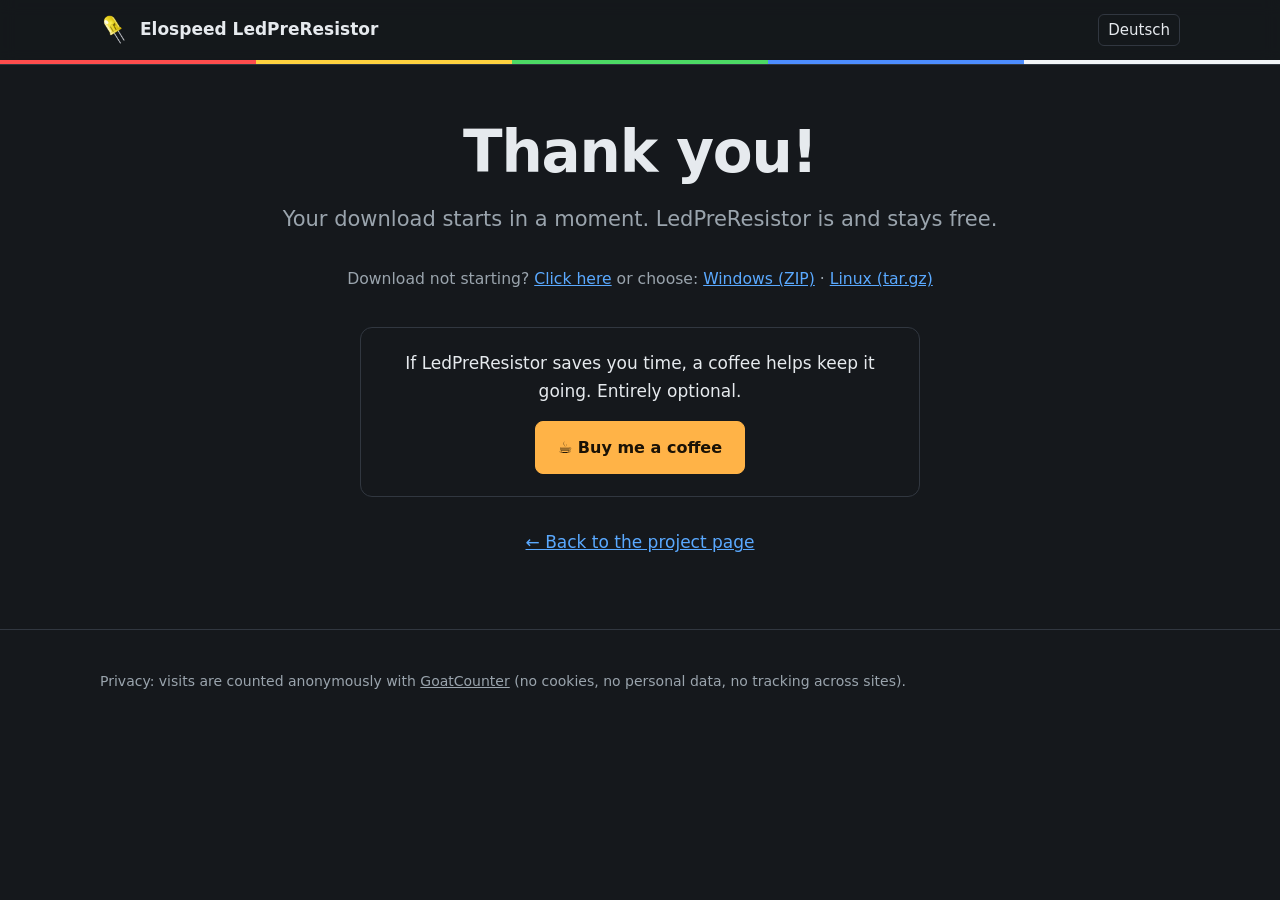
<file: site/danke/index.html>
<!doctype html>
<html lang="en">
<head>
<meta charset="utf-8">
<meta name="viewport" content="width=device-width, initial-scale=1">
<title>Thank you! – LedPreResistor</title>
<meta name="robots" content="noindex, follow">
<meta name="theme-color" content="#15181c">
<link rel="icon" type="image/svg+xml" href="../img/icon.svg">
<link rel="stylesheet" href="../style.css">
<style>
.danke { text-align: center; padding: 56px 0 72px; }
.danke .lead { margin-left: auto; margin-right: auto; }
.danke .fall { color: var(--muted, #a0a4aa); font-size: .92em; margin-top: 10px; }
.danke .kofi-box { margin: 36px auto 0; max-width: 560px; padding: 22px 20px; border: 1px solid var(--line); border-radius: 12px; }
.danke .kofi-box p { margin: 0 0 16px; }
.danke .back { display: inline-block; margin-top: 32px; }
</style>
</head>
<body>

<header class="top">
  <div class="wrap">
    <a class="brand" href="../"><img src="../img/icon-192.png" alt="" width="30" height="30">Elospeed LedPreResistor</a>
    <nav><a class="lang" href="../de/danke/">Deutsch</a></nav>
  </div>
  <div class="stripes"><i></i><i></i><i></i><i></i><i></i></div>
</header>

<main>
<section class="hero danke">
  <div class="wrap">
    <h1>Thank you!</h1>
    <p class="lead">Your download starts in a moment. LedPreResistor is and stays free.</p>
    <p class="fall">Download not starting? <a id="dl" href="#">Click here</a> or choose: <a id="dlwin" href="#">Windows (ZIP)</a> · <a id="dllin" href="#">Linux (tar.gz)</a></p>
    <div class="kofi-box">
      <p>If LedPreResistor saves you time, a coffee helps keep it going. Entirely optional.</p>
      <a class="btn primary" href="https://ko-fi.com/elospeed" target="_blank" rel="noopener" data-goatcounter-click="kofi-ledpreresistor-danke-en">☕ Buy me a coffee</a>
    </div>
    <a class="back" href="../">← Back to the project page</a>
  </div>
</section>
</main>

<footer>
  <div class="wrap">
    <div>Privacy: visits are counted anonymously with <a href="https://www.goatcounter.com/help/privacy">GoatCounter</a> (no cookies, no personal data, no tracking across sites).</div>
  </div>
</footer>

<script>
/* Download sofort starten. Nur die zwei festen Dateien sind möglich (keine fremden Adressen).
   Nach jedem Release die Adressen hier und auf der Projektseite nachführen. */
var DL = {
  win: "https://github.com/Elospeed/LedPreResistor/releases/download/v2.7/LedPreResistor-2.7.zip",
  linux: "https://github.com/Elospeed/LedPreResistor/releases/download/v2.7/LedPreResistor-2.7-linux-x86_64.tar.gz"
};
(function () {
  var f = new URLSearchParams(location.search).get("f");
  var u = Object.prototype.hasOwnProperty.call(DL, f) ? DL[f] : null;
  document.getElementById("dlwin").href = DL.win;
  document.getElementById("dllin").href = DL.linux;
  document.getElementById("dl").href = u || DL.win;
  if (u) setTimeout(function () { location.href = u; }, 300);
})();
</script>
<script data-goatcounter="https://elospeed.goatcounter.com/count" async src="https://gc.zgo.at/count.js"></script>
</body>
</html>
</file>
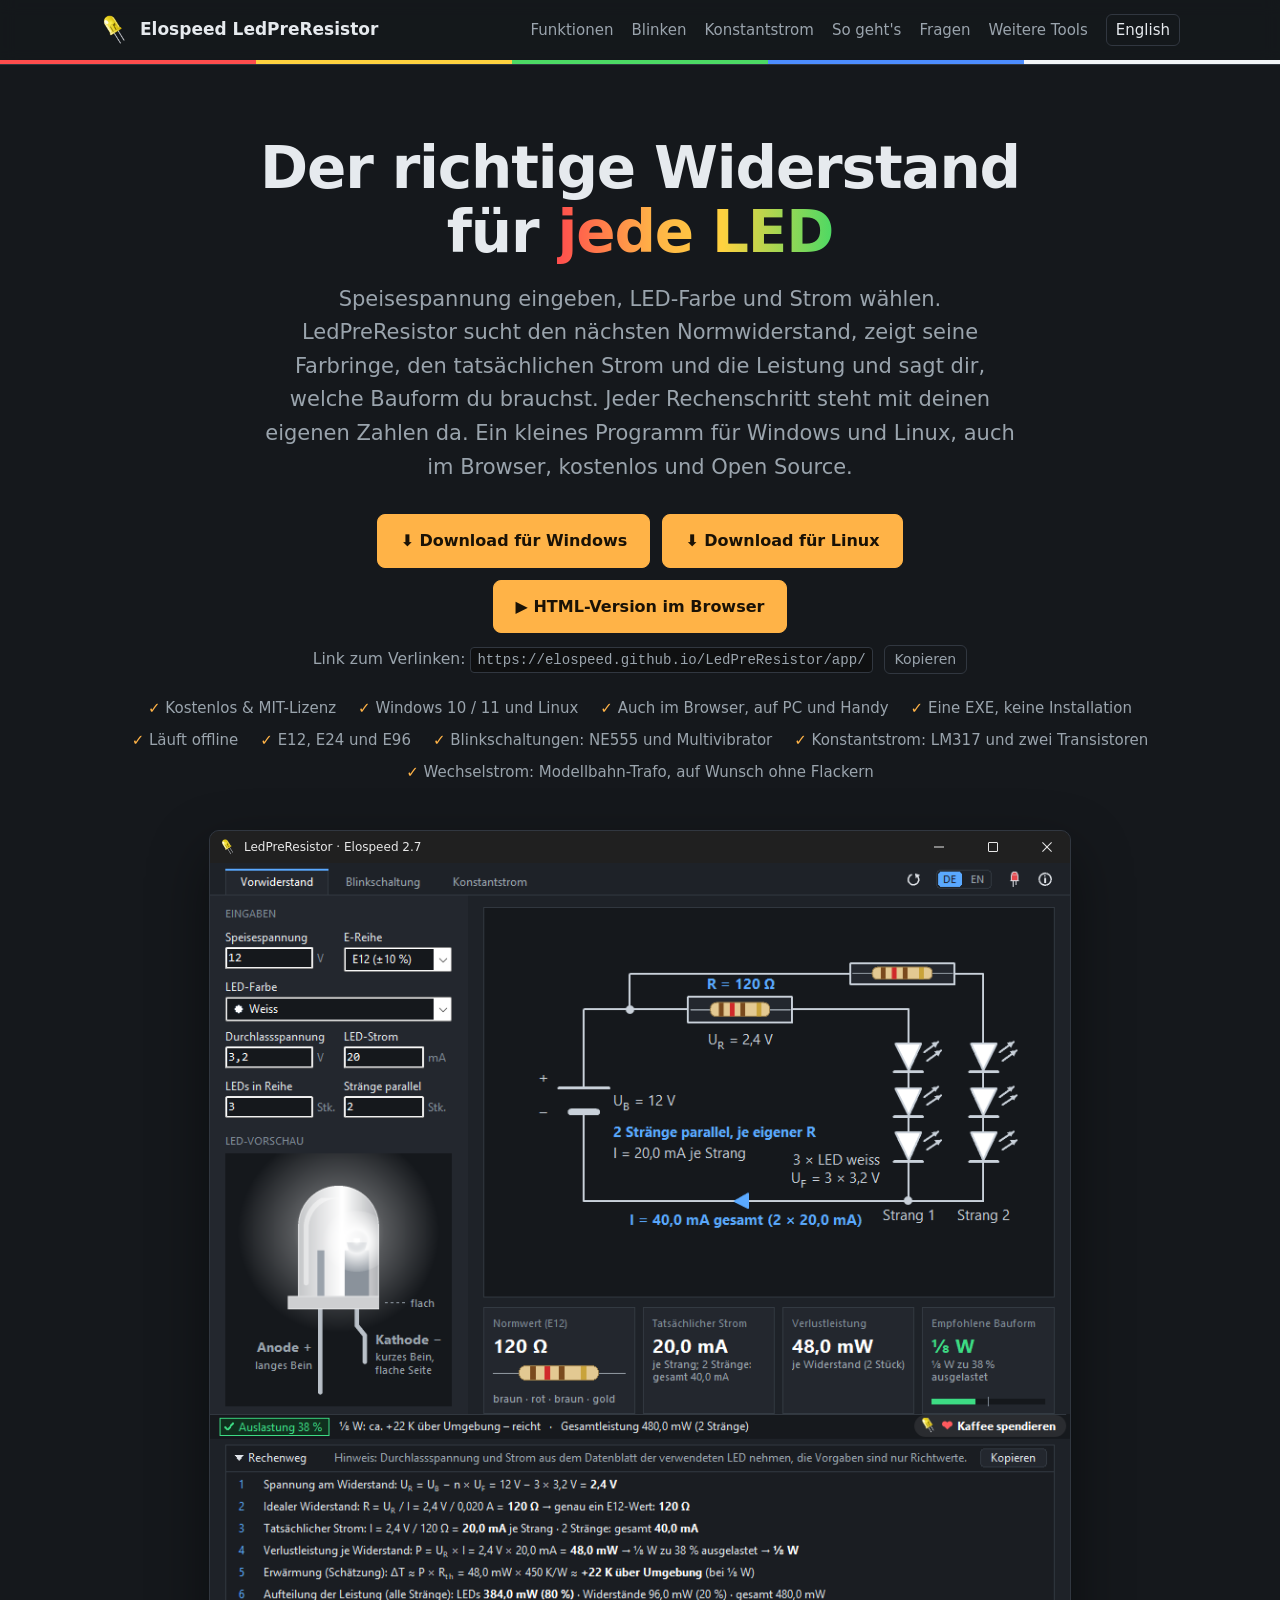
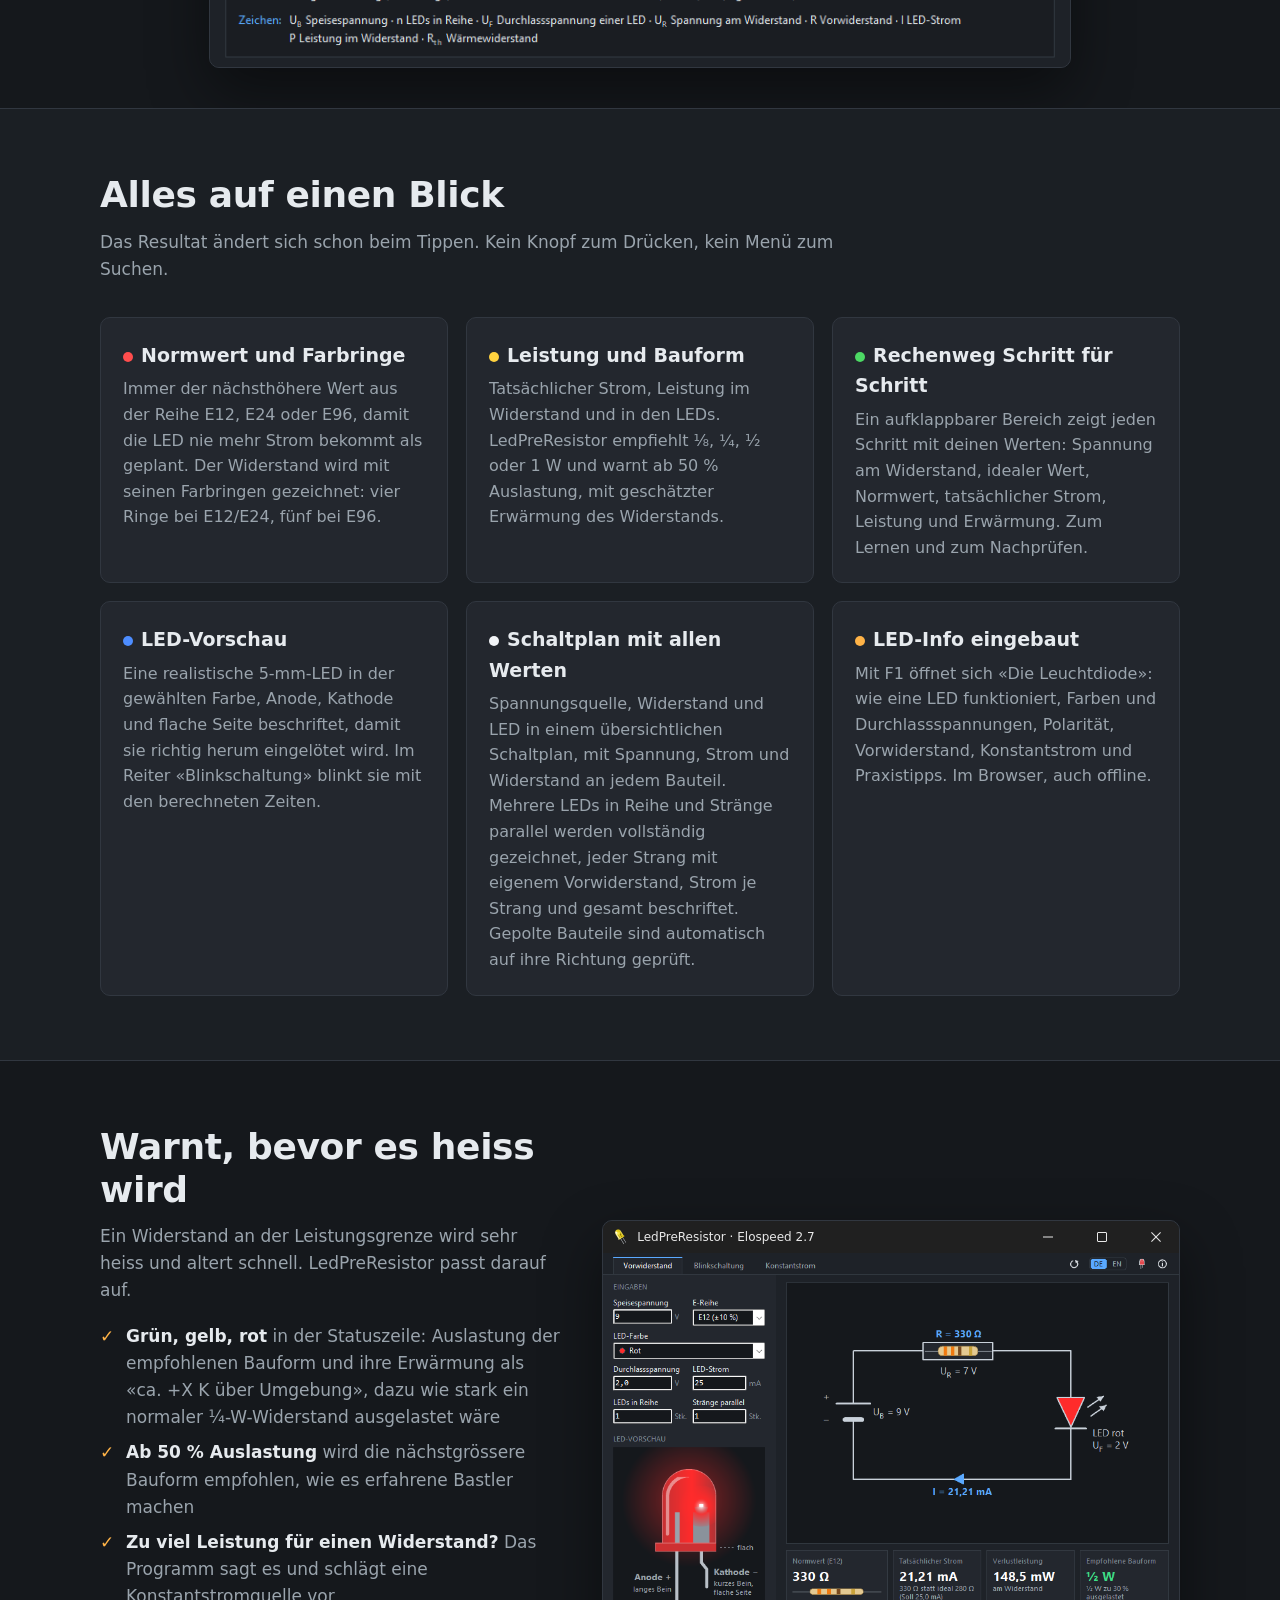
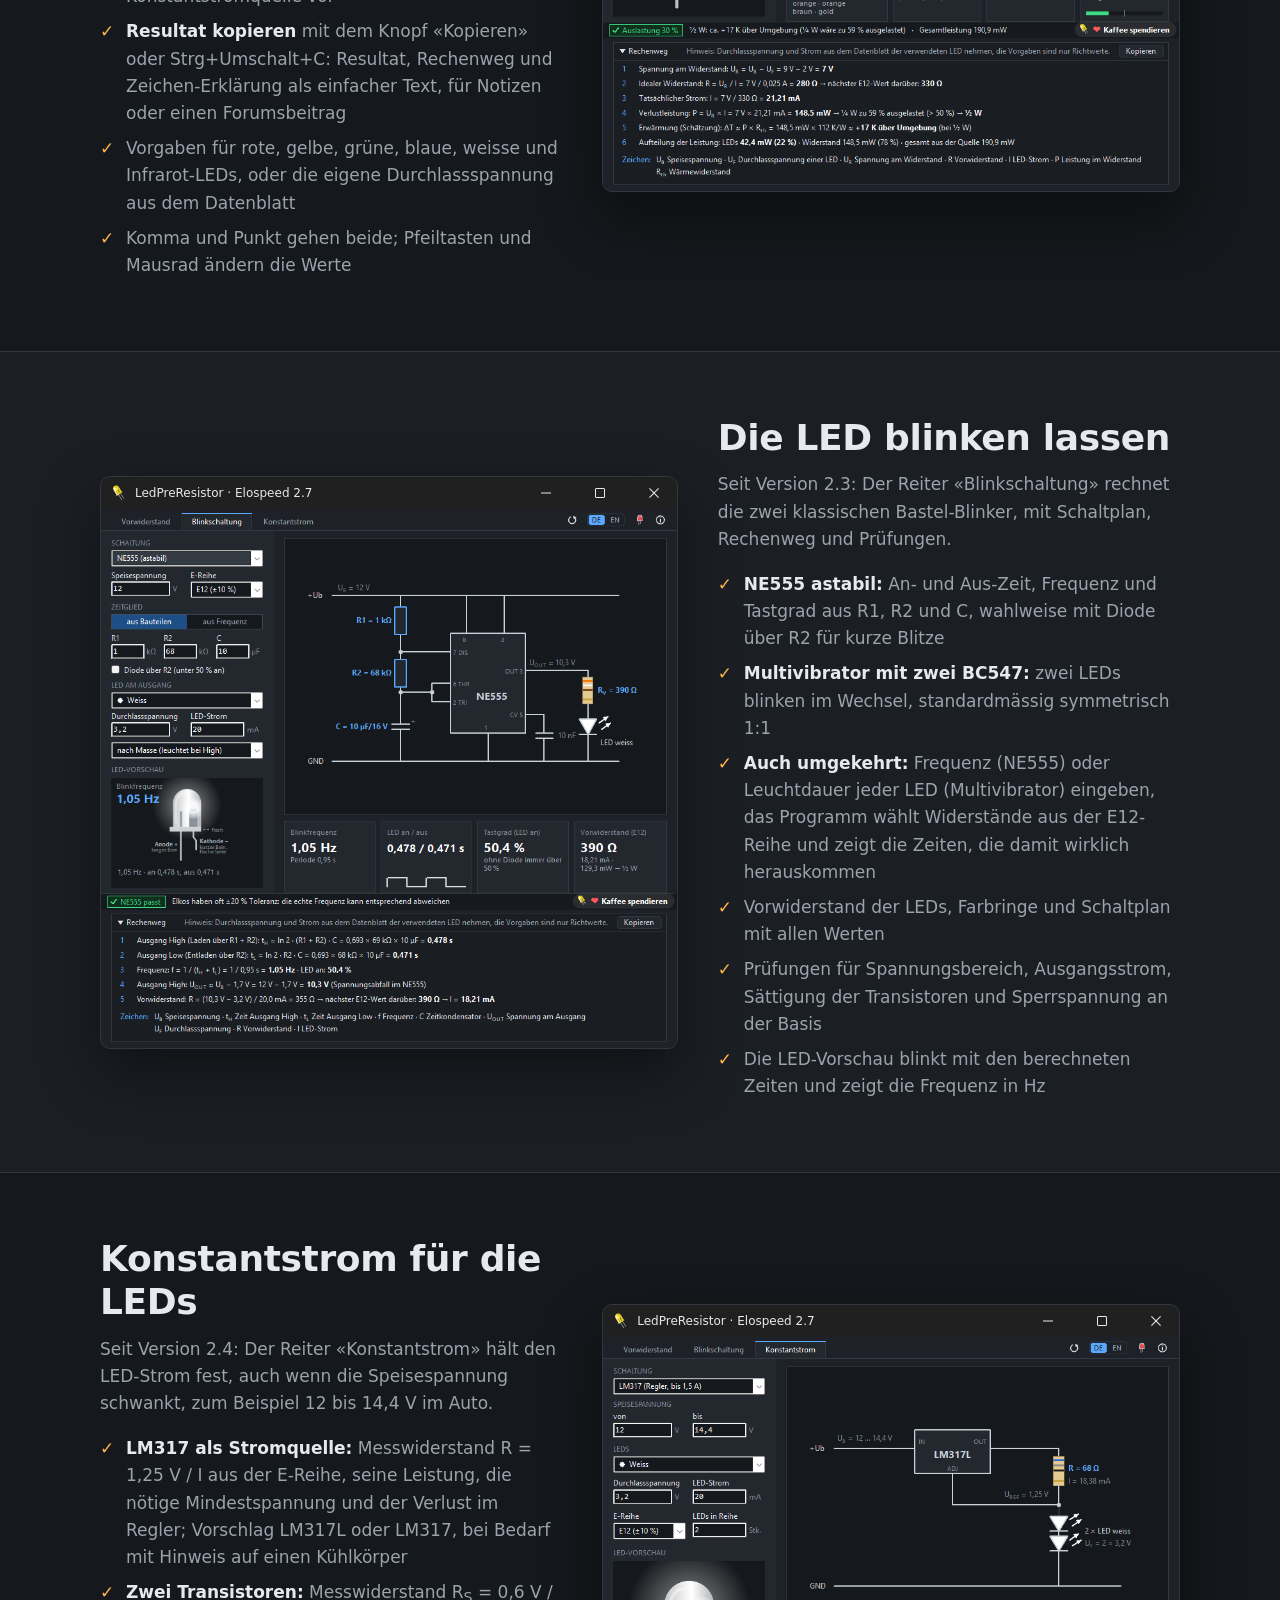
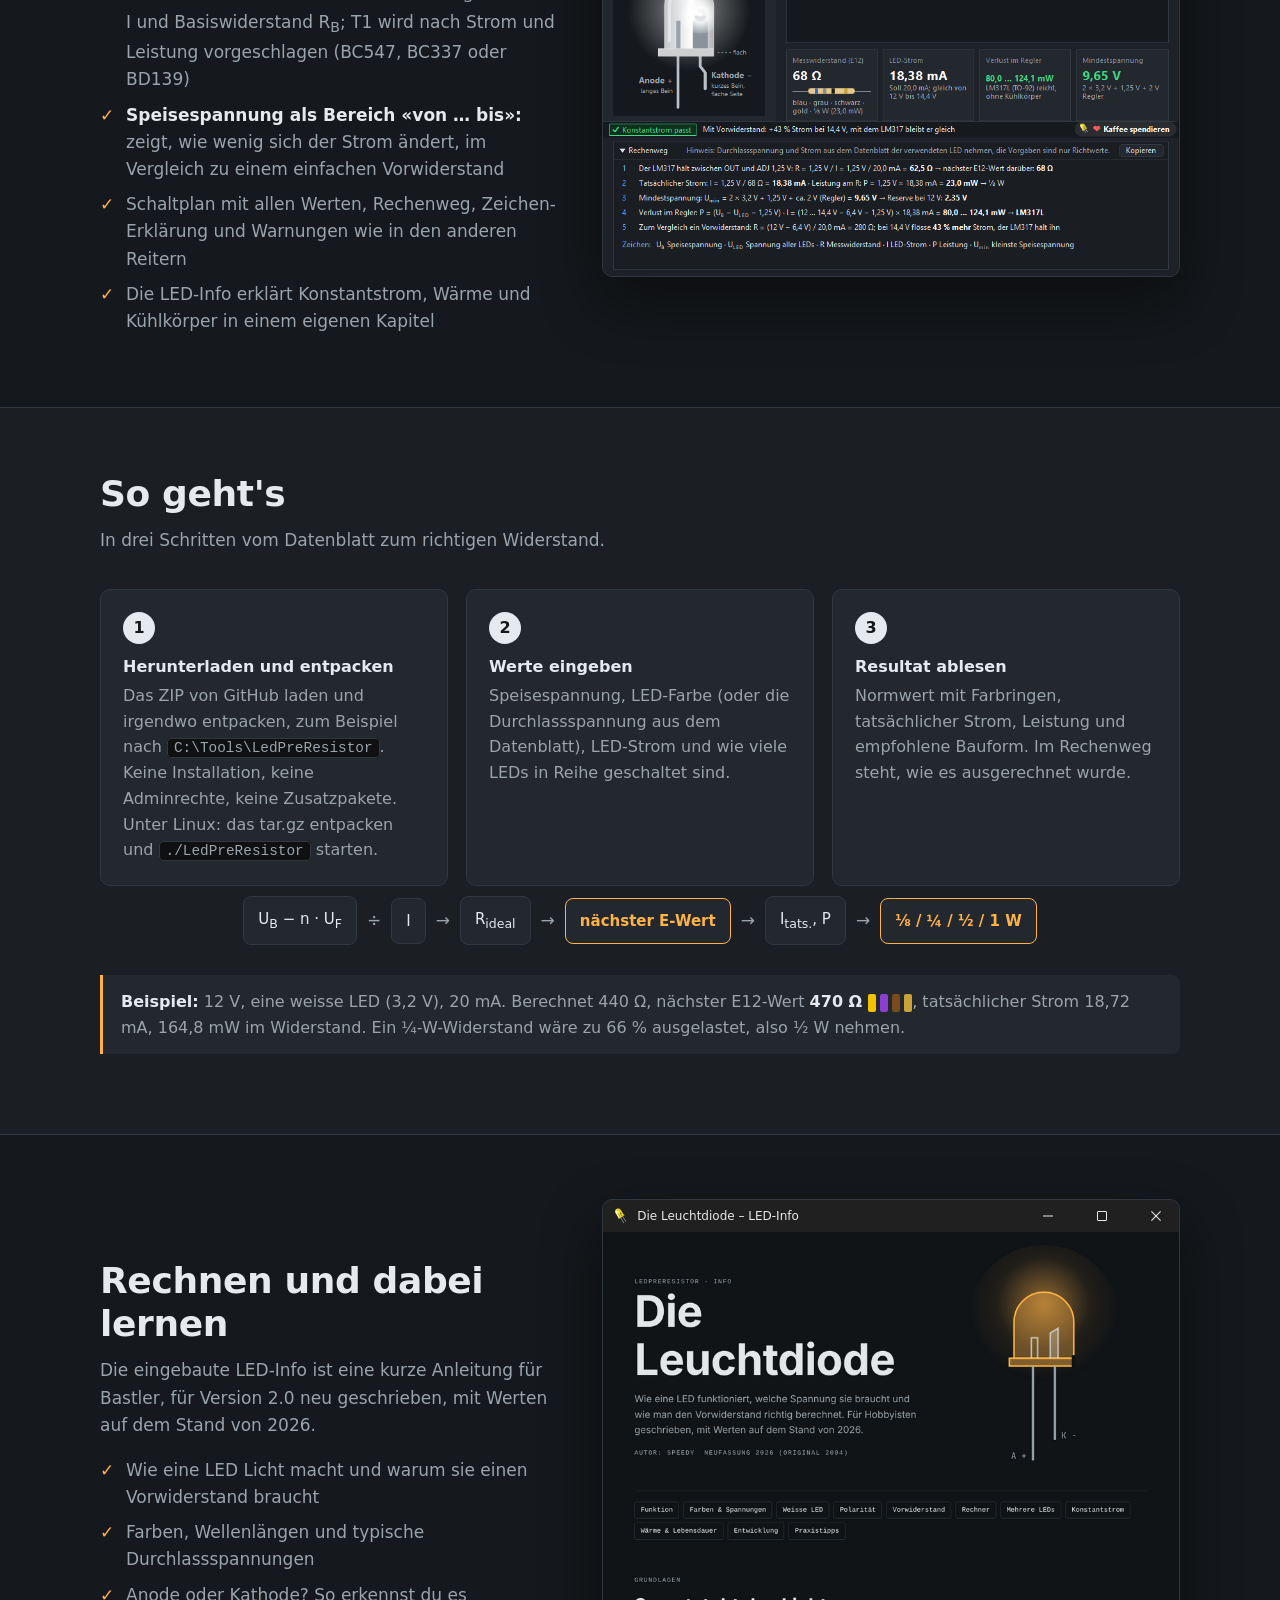
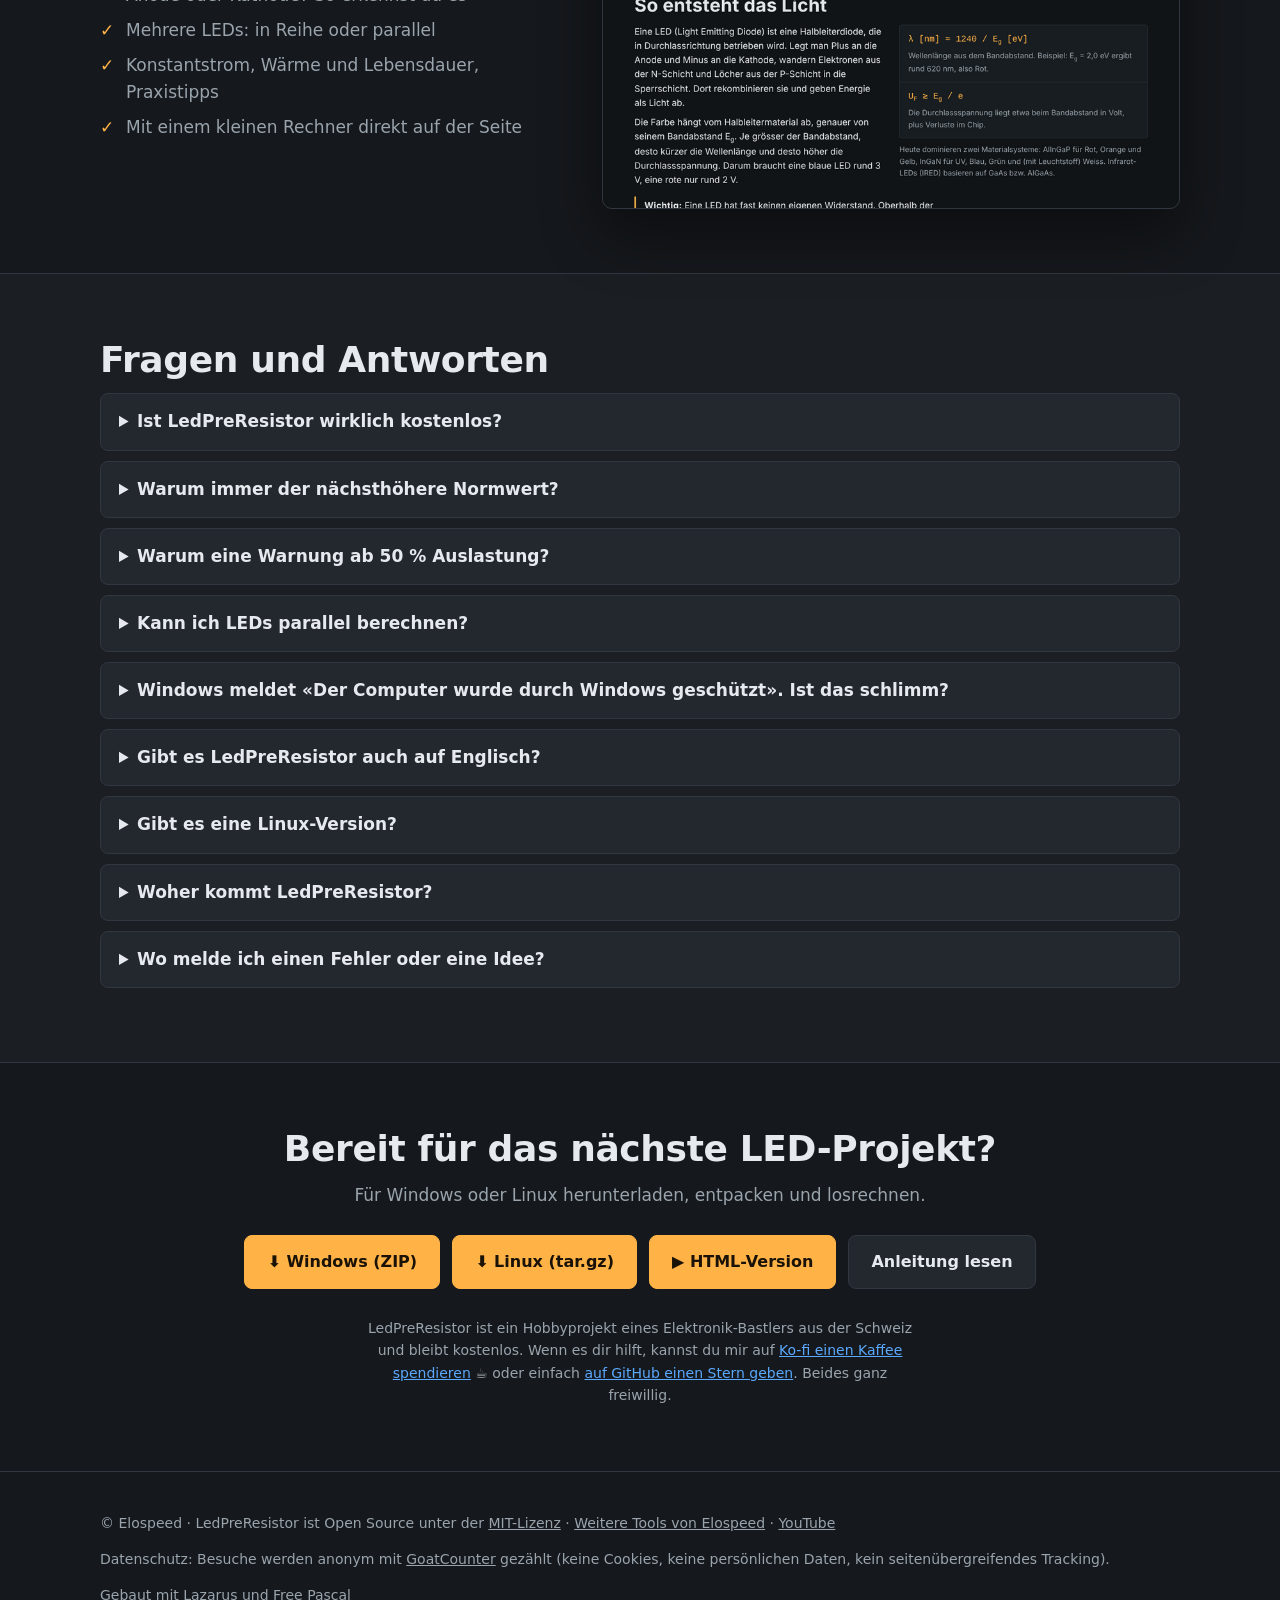
<file: site/de/index.html>
<!doctype html>
<html lang="de">
<head>
<meta charset="utf-8">
<meta name="viewport" content="width=device-width, initial-scale=1">
<title>LedPreResistor – kostenloser LED-Vorwiderstandsrechner für Windows und Linux</title>
<meta name="description" content="Elospeed LedPreResistor berechnet den Vorwiderstand für eine oder mehrere LEDs: Normwert aus E12/E24/E96, Farbringe, tatsächlicher Strom, Leistung und passende Bauform, mit Rechenweg Schritt für Schritt, dazu ein Rechner für Blinkschaltungen mit NE555 und Multivibrator sowie Konstantstromquellen mit LM317 oder zwei Transistoren. Kostenlos, Open Source, für Windows und Linux, auch im Browser.">
<meta name="keywords" content="LED Vorwiderstand berechnen, Vorwiderstand Rechner, LED Widerstand, E12, E24, E96, Farbcode Widerstand, NE555 Blinker, astabiler Multivibrator, LED Blinkschaltung, Elektronik, Windows, Linux, kostenlos, Open Source">
<meta name="author" content="Elospeed">
<meta name="robots" content="index, follow">
<link rel="canonical" href="https://elospeed.github.io/LedPreResistor/de/">
<link rel="alternate" hreflang="en" href="https://elospeed.github.io/LedPreResistor/">
<link rel="alternate" hreflang="de" href="https://elospeed.github.io/LedPreResistor/de/">
<link rel="alternate" hreflang="x-default" href="https://elospeed.github.io/LedPreResistor/">
<meta name="theme-color" content="#15181c">
<link rel="icon" type="image/svg+xml" href="../img/icon.svg">
<link rel="icon" type="image/png" href="../img/icon-192.png">
<link rel="apple-touch-icon" href="../img/icon-192.png">

<meta property="og:type" content="website">
<meta property="og:site_name" content="Elospeed LedPreResistor">
<meta property="og:title" content="LedPreResistor – Vorwiderstand für LEDs berechnen">
<meta property="og:description" content="Normwert, Farbringe, Leistung und die richtige Bauform für deine LEDs, mit Rechenweg Schritt für Schritt. Kostenlos und Open Source für Windows und Linux.">
<meta property="og:url" content="https://elospeed.github.io/LedPreResistor/de/">
<meta property="og:image" content="https://elospeed.github.io/LedPreResistor/img/og-image-de.png">
<meta property="og:image:width" content="1200">
<meta property="og:image:height" content="630">
<meta property="og:locale" content="de_DE">
<meta property="og:locale:alternate" content="en_US">
<meta name="twitter:card" content="summary_large_image">
<meta name="twitter:title" content="LedPreResistor – Vorwiderstand für LEDs berechnen">
<meta name="twitter:description" content="Normwert, Farbringe, Leistung und die richtige Bauform für deine LEDs, mit Rechenweg Schritt für Schritt. Kostenlos und Open Source für Windows und Linux.">
<meta name="twitter:image" content="https://elospeed.github.io/LedPreResistor/img/og-image-de.png">

<link rel="stylesheet" href="../style.css">

<script type="application/ld+json">
{
  "@context": "https://schema.org",
  "@type": "SoftwareApplication",
  "name": "Elospeed LedPreResistor",
  "operatingSystem": "Windows 10, Windows 11 (64-bit), Linux (x86_64)",
  "applicationCategory": "UtilitiesApplication",
  "description": "Berechnet den Vorwiderstand für eine oder mehrere LEDs in Reihe: nächsthöherer Normwert aus E12, E24 oder E96, Farbringe, tatsächlicher Strom, Leistung und empfohlene Bauform, mit Rechenweg Schritt für Schritt. Rechnet auch LED-Blinkschaltungen mit NE555 oder Multivibrator mit zwei Transistoren sowie Konstantstromquellen mit LM317 oder zwei Transistoren.",
  "url": "https://elospeed.github.io/LedPreResistor/de/",
  "downloadUrl": "https://github.com/Elospeed/LedPreResistor/releases/latest",
  "softwareVersion": "2.7",
  "inLanguage": "de",
  "license": "https://opensource.org/licenses/MIT",
  "isAccessibleForFree": true,
  "offers": { "@type": "Offer", "price": "0", "priceCurrency": "EUR" },
  "author": { "@type": "Organization", "name": "Elospeed", "url": "https://elospeed.github.io/", "sameAs": ["https://github.com/Elospeed"] },
  "screenshot": "https://elospeed.github.io/LedPreResistor/img/ledpreresistor-main.png"
}
</script>
</head>
<body>

<header class="top">
  <div class="wrap">
    <a class="brand" href="./"><img src="../img/icon-192.png" alt="" width="30" height="30">Elospeed LedPreResistor</a>
    <nav>
      <a class="hide-m" href="#funktionen">Funktionen</a>
      <a class="hide-m" href="#blinken">Blinken</a>
      <a class="hide-m" href="#konstantstrom">Konstantstrom</a>
      <a class="hide-m" href="#so-gehts">So geht's</a>
      <a class="hide-m" href="#faq">Fragen</a>
      <a class="hide-m" href="https://elospeed.github.io/de/">Weitere Tools</a>
      <a class="lang" href="../" hreflang="en" lang="en">English</a>
    </nav>
  </div>
  <div class="stripes"><i></i><i></i><i></i><i></i><i></i></div>
</header>

<main>

<section class="hero">
  <div class="wrap">
    <h1>Der richtige Widerstand<br>für <span class="grad">jede LED</span></h1>
    <p class="lead">Speisespannung eingeben, LED-Farbe und Strom wählen. LedPreResistor sucht den nächsten Normwiderstand, zeigt seine Farbringe, den tatsächlichen Strom und die Leistung und sagt dir, welche Bauform du brauchst. Jeder Rechenschritt steht mit deinen eigenen Zahlen da. Ein kleines Programm für Windows und Linux, auch im Browser, kostenlos und Open Source.</p>
    <div class="cta">
      <a class="btn primary" href="danke/?f=win" data-goatcounter-click="download-win-de">⬇ Download für Windows</a>
      <a class="btn primary" href="danke/?f=linux" data-goatcounter-click="download-linux-de">⬇ Download für Linux</a>
    </div>
    <div class="cta webapp">
      <a class="btn primary" href="../app/" data-goatcounter-click="html-version-de">▶ HTML-Version im Browser</a>
    </div>
    <p class="applink">Link zum Verlinken: <code id="appUrl">https://<wbr>elospeed.github.io/<wbr>LedPreResistor/<wbr>app/</code> <button type="button" class="copybtn" data-ok="Kopiert" onclick="copyAppUrl(this)">Kopieren</button></p>
    <ul class="facts">
      <li>Kostenlos &amp; MIT-Lizenz</li>
      <li>Windows 10 / 11 und Linux</li>
      <li>Auch im Browser, auf PC und Handy</li>
      <li>Eine EXE, keine Installation</li>
      <li>Läuft offline</li>
      <li>E12, E24 und E96</li>
      <li>Blinkschaltungen: NE555 und Multivibrator</li>
      <li>Konstantstrom: LM317 und zwei Transistoren</li>
      <li>Wechselstrom: Modellbahn-Trafo, auf Wunsch ohne Flackern</li>
    </ul>
    <figure class="shot hero-shot">
      <div class="bar"><img src="../img/icon-32.png" alt=""><span>LedPreResistor · Elospeed 2.7</span><i class="min"></i><i class="max"></i><i class="cls"></i></div>
      <img src="../img/ledpreresistor-main.png" width="900" height="842" alt="Hauptfenster von LedPreResistor: 12 V, drei weisse LEDs in Reihe, 20 mA, zwei Stränge parallel. Schaltplan mit beiden Strängen, je 120-Ohm-Widerstand und drei LEDs, 20 mA je Strang und 40 mA gesamt, darunter der Rechenweg">
    </figure>
  </div>
</section>

<section id="funktionen" class="alt">
  <div class="wrap">
    <h2>Alles auf einen Blick</h2>
    <p class="sub">Das Resultat ändert sich schon beim Tippen. Kein Knopf zum Drücken, kein Menü zum Suchen.</p>
    <div class="grid">
      <div class="card"><h3><span class="dot" style="background:var(--red)"></span>Normwert und Farbringe</h3><p>Immer der nächsthöhere Wert aus der Reihe E12, E24 oder E96, damit die LED nie mehr Strom bekommt als geplant. Der Widerstand wird mit seinen Farbringen gezeichnet: vier Ringe bei E12/E24, fünf bei E96.</p></div>
      <div class="card"><h3><span class="dot" style="background:var(--yellow)"></span>Leistung und Bauform</h3><p>Tatsächlicher Strom, Leistung im Widerstand und in den LEDs. LedPreResistor empfiehlt ⅛, ¼, ½ oder 1 W und warnt ab 50 % Auslastung, mit geschätzter Erwärmung des Widerstands.</p></div>
      <div class="card"><h3><span class="dot" style="background:var(--green)"></span>Rechenweg Schritt für Schritt</h3><p>Ein aufklappbarer Bereich zeigt jeden Schritt mit deinen Werten: Spannung am Widerstand, idealer Wert, Normwert, tatsächlicher Strom, Leistung und Erwärmung. Zum Lernen und zum Nachprüfen.</p></div>
      <div class="card"><h3><span class="dot" style="background:var(--blue)"></span>LED-Vorschau</h3><p>Eine realistische 5-mm-LED in der gewählten Farbe, Anode, Kathode und flache Seite beschriftet, damit sie richtig herum eingelötet wird. Im Reiter «Blinkschaltung» blinkt sie mit den berechneten Zeiten.</p></div>
      <div class="card"><h3><span class="dot" style="background:var(--white)"></span>Schaltplan mit allen Werten</h3><p>Spannungsquelle, Widerstand und LED in einem übersichtlichen Schaltplan, mit Spannung, Strom und Widerstand an jedem Bauteil. Mehrere LEDs in Reihe und Stränge parallel werden vollständig gezeichnet, jeder Strang mit eigenem Vorwiderstand, Strom je Strang und gesamt beschriftet. Gepolte Bauteile sind automatisch auf ihre Richtung geprüft.</p></div>
      <div class="card"><h3><span class="dot" style="background:var(--accent)"></span>LED-Info eingebaut</h3><p>Mit F1 öffnet sich «Die Leuchtdiode»: wie eine LED funktioniert, Farben und Durchlassspannungen, Polarität, Vorwiderstand, Konstantstrom und Praxistipps. Im Browser, auch offline.</p></div>
    </div>
  </div>
</section>

<section>
  <div class="wrap split">
    <div>
      <h2>Warnt, bevor es heiss wird</h2>
      <p class="sub" style="margin-bottom:0">Ein Widerstand an der Leistungsgrenze wird sehr heiss und altert schnell. LedPreResistor passt darauf auf.</p>
      <ul class="ticks">
        <li><strong>Grün, gelb, rot</strong> in der Statuszeile: Auslastung der empfohlenen Bauform und ihre Erwärmung als «ca. +X K über Umgebung», dazu wie stark ein normaler ¼-W-Widerstand ausgelastet wäre</li>
        <li><strong>Ab 50 % Auslastung</strong> wird die nächstgrössere Bauform empfohlen, wie es erfahrene Bastler machen</li>
        <li><strong>Zu viel Leistung für einen Widerstand?</strong> Das Programm sagt es und schlägt eine Konstantstromquelle vor</li>
        <li><strong>Resultat kopieren</strong> mit dem Knopf «Kopieren» oder Strg+Umschalt+C: Resultat, Rechenweg und Zeichen-Erklärung als einfacher Text, für Notizen oder einen Forumsbeitrag</li>
        <li>Vorgaben für rote, gelbe, grüne, blaue, weisse und Infrarot-LEDs, oder die eigene Durchlassspannung aus dem Datenblatt</li>
        <li>Komma und Punkt gehen beide; Pfeiltasten und Mausrad ändern die Werte</li>
      </ul>
    </div>
    <figure class="shot">
      <div class="bar"><img src="../img/icon-32.png" alt=""><span>LedPreResistor · Elospeed 2.7</span><i class="min"></i><i class="max"></i><i class="cls"></i></div>
      <img src="../img/ledpreresistor-warning.png" width="900" height="842" alt="LedPreResistor mit 9 V, roter LED, 25 mA: 330 Ohm, 148,5 mW, empfohlen ein halbes Watt, zu 30 Prozent ausgelastet; ein Viertelwatt-Widerstand wäre zu 59 Prozent ausgelastet" loading="lazy">
    </figure>
  </div>
</section>

<section id="blinken" class="alt">
  <div class="wrap split rev">
    <div>
      <h2>Die LED blinken lassen</h2>
      <p class="sub" style="margin-bottom:0">Seit Version 2.3: Der Reiter «Blinkschaltung» rechnet die zwei klassischen Bastel-Blinker, mit Schaltplan, Rechenweg und Prüfungen.</p>
      <ul class="ticks">
        <li><strong>NE555 astabil:</strong> An- und Aus-Zeit, Frequenz und Tastgrad aus R1, R2 und C, wahlweise mit Diode über R2 für kurze Blitze</li>
        <li><strong>Multivibrator mit zwei BC547:</strong> zwei LEDs blinken im Wechsel, standardmässig symmetrisch 1:1</li>
        <li><strong>Auch umgekehrt:</strong> Frequenz (NE555) oder Leuchtdauer jeder LED (Multivibrator) eingeben, das Programm wählt Widerstände aus der E12-Reihe und zeigt die Zeiten, die damit wirklich herauskommen</li>
        <li>Vorwiderstand der LEDs, Farbringe und Schaltplan mit allen Werten</li>
        <li>Prüfungen für Spannungsbereich, Ausgangsstrom, Sättigung der Transistoren und Sperrspannung an der Basis</li>
        <li>Die LED-Vorschau blinkt mit den berechneten Zeiten und zeigt die Frequenz in Hz</li>
      </ul>
    </div>
    <figure class="shot">
      <div class="bar"><img src="../img/icon-32.png" alt=""><span>LedPreResistor · Elospeed 2.7</span><i class="min"></i><i class="max"></i><i class="cls"></i></div>
      <img src="../img/ledpreresistor-blink.png" width="900" height="842" alt="LedPreResistor Reiter Blinkschaltung: NE555 astabil mit R1 1 Kiloohm, R2 68 Kiloohm und Elko 10 Mikrofarad / 16 V an 12 V, 1,05 Hz, Tastgrad 50,4 Prozent, Vorwiderstand 390 Ohm für eine weisse LED, Schaltplan und Rechenweg" loading="lazy">
    </figure>
  </div>
</section>

<section id="konstantstrom">
  <div class="wrap split">
    <div>
      <h2>Konstantstrom für die LEDs</h2>
      <p class="sub" style="margin-bottom:0">Seit Version 2.4: Der Reiter «Konstantstrom» hält den LED-Strom fest, auch wenn die Speisespannung schwankt, zum Beispiel 12 bis 14,4 V im Auto.</p>
      <ul class="ticks">
        <li><strong>LM317 als Stromquelle:</strong> Messwiderstand R = 1,25 V / I aus der E-Reihe, seine Leistung, die nötige Mindestspannung und der Verlust im Regler; Vorschlag LM317L oder LM317, bei Bedarf mit Hinweis auf einen Kühlkörper</li>
        <li><strong>Zwei Transistoren:</strong> Messwiderstand R<sub>S</sub> = 0,6 V / I und Basiswiderstand R<sub>B</sub>; T1 wird nach Strom und Leistung vorgeschlagen (BC547, BC337 oder BD139)</li>
        <li><strong>Speisespannung als Bereich «von … bis»:</strong> zeigt, wie wenig sich der Strom ändert, im Vergleich zu einem einfachen Vorwiderstand</li>
        <li>Schaltplan mit allen Werten, Rechenweg, Zeichen-Erklärung und Warnungen wie in den anderen Reitern</li>
        <li>Die LED-Info erklärt Konstantstrom, Wärme und Kühlkörper in einem eigenen Kapitel</li>
      </ul>
    </div>
    <figure class="shot">
      <div class="bar"><img src="../img/icon-32.png" alt=""><span>LedPreResistor · Elospeed 2.7</span><i class="min"></i><i class="max"></i><i class="cls"></i></div>
      <img src="../img/ledpreresistor-ksq.png" width="900" height="842" alt="LedPreResistor Reiter Konstantstrom: LM317 als Stromquelle für zwei weisse LEDs mit 20 mA, Speisespannung 12 bis 14,4 V, Messwiderstand 68 Ohm, 18,38 mA, Schaltplan und Rechenweg" loading="lazy">
    </figure>
  </div>
</section>

<section id="so-gehts" class="alt">
  <div class="wrap">
    <h2>So geht's</h2>
    <p class="sub">In drei Schritten vom Datenblatt zum richtigen Widerstand.</p>
    <ol class="steps">
      <li><strong>Herunterladen und entpacken</strong>Das ZIP von GitHub laden und irgendwo entpacken, zum Beispiel nach <code>C:\Tools\LedPreResistor</code>. Keine Installation, keine Adminrechte, keine Zusatzpakete. Unter Linux: das tar.gz entpacken und <code>./LedPreResistor</code> starten.</li>
      <li><strong>Werte eingeben</strong>Speisespannung, LED-Farbe (oder die Durchlassspannung aus dem Datenblatt), LED-Strom und wie viele LEDs in Reihe geschaltet sind.</li>
      <li><strong>Resultat ablesen</strong>Normwert mit Farbringen, tatsächlicher Strom, Leistung und empfohlene Bauform. Im Rechenweg steht, wie es ausgerechnet wurde.</li>
    </ol>
    <div class="flow" aria-label="Rechnung">
      <span class="n">U<sub>B</sub> − n · U<sub>F</sub></span><span class="a">÷</span>
      <span class="n">I</span><span class="a">→</span>
      <span class="n">R<sub>ideal</sub></span><span class="a">→</span>
      <span class="n hl">nächster E-Wert</span><span class="a">→</span>
      <span class="n">I<sub>tats.</sub>, P</span><span class="a">→</span>
      <span class="n hl">⅛ / ¼ / ½ / 1 W</span>
    </div>
    <p class="note" style="margin-top:30px"><strong>Beispiel:</strong> 12 V, eine weisse LED (3,2 V), 20 mA. Berechnet 440 Ω, nächster E12-Wert <strong>470 Ω</strong><span class="bands" aria-label="gelb violett braun gold"><i style="background:#f4c300"></i><i style="background:#8a3fd1"></i><i style="background:#7a4a1d"></i><i style="background:#c9a33a"></i></span>, tatsächlicher Strom 18,72 mA, 164,8 mW im Widerstand. Ein ¼-W-Widerstand wäre zu 66 % ausgelastet, also ½ W nehmen.</p>
  </div>
</section>

<section>
  <div class="wrap split">
    <div>
      <h2>Rechnen und dabei lernen</h2>
      <p class="sub" style="margin-bottom:0">Die eingebaute LED-Info ist eine kurze Anleitung für Bastler, für Version 2.0 neu geschrieben, mit Werten auf dem Stand von 2026.</p>
      <ul class="ticks">
        <li>Wie eine LED Licht macht und warum sie einen Vorwiderstand braucht</li>
        <li>Farben, Wellenlängen und typische Durchlassspannungen</li>
        <li>Anode oder Kathode? So erkennst du es</li>
        <li>Mehrere LEDs: in Reihe oder parallel</li>
        <li>Konstantstrom, Wärme und Lebensdauer, Praxistipps</li>
        <li>Mit einem kleinen Rechner direkt auf der Seite</li>
      </ul>
    </div>
    <figure class="shot">
      <div class="bar"><img src="../img/icon-32.png" alt=""><span>Die Leuchtdiode – LED-Info</span><i class="min"></i><i class="max"></i><i class="cls"></i></div>
      <img src="../img/led-info.png" width="900" height="900" alt="Die LED-Info «Die Leuchtdiode» im dunklen Design mit leuchtender LED, Inhaltsverzeichnis und dem ersten Kapitel, wie das Licht entsteht" loading="lazy">
    </figure>
  </div>
</section>

<section id="faq" class="alt">
  <div class="wrap">
    <h2>Fragen und Antworten</h2>
    <details>
      <summary>Ist LedPreResistor wirklich kostenlos?</summary>
      <p>Ja. LedPreResistor ist Open Source unter der MIT-Lizenz. Keine Werbung, kein Konto, keine Bezahlversion. Wenn es dir gefällt, kannst du freiwillig auf <a href="https://ko-fi.com/elospeed" data-goatcounter-click="kofi-ledpreresistor-faq-de">Ko-fi</a> einen Kaffee spendieren.</p>
    </details>
    <details>
      <summary>Warum immer der nächsthöhere Normwert?</summary>
      <p>Ein kleinerer Wert liesse mehr Strom durch die LED als geplant. Der nächsthöhere Wert hält den Strom auf oder knapp unter deinem Ziel. LedPreResistor zeigt den tatsächlichen Strom mit dem Normwert, so siehst du genau, was du bekommst.</p>
    </details>
    <details>
      <summary>Warum eine Warnung ab 50 % Auslastung?</summary>
      <p>Ein Widerstand darf bis zu seiner Nennleistung belastet werden, wird dann aber sehr heiss. Mit der halben Nennleistung bleibt er kühl, hält länger, und die Platine leidet nicht. Die Erwärmung steht als Anstieg über der Umgebung da («+37 K über Umgebung» heisst bei 20 °C Raumtemperatur etwa 57 °C) und ist eine Schätzung für einen normalen bedrahteten Widerstand in freier Luft.</p>
    </details>
    <details>
      <summary>Kann ich LEDs parallel berechnen?</summary>
      <p>Gib jeder parallelen LED einen eigenen Widerstand und rechne sie wie eine einzelne LED. Parallele LEDs an einem gemeinsamen Widerstand teilen sich den Strom ungleich auf. Für LEDs in Reihe gibst du die Anzahl ein, und LedPreResistor zieht alle Durchlassspannungen ab.</p>
    </details>
    <details>
      <summary>Windows meldet «Der Computer wurde durch Windows geschützt». Ist das schlimm?</summary>
      <p>LedPreResistor ist nicht digital signiert, weil Signaturzertifikate jedes Jahr Geld kosten. Auf «Weitere Informationen» und dann «Trotzdem ausführen» klicken. Zu jedem Release gibt es eine SHA-256-Prüfsumme, damit du prüfen kannst, dass die Datei unverändert ist.</p>
    </details>
    <details>
      <summary>Gibt es LedPreResistor auch auf Englisch?</summary>
      <p>Ja, seit Version 2.1. Programm und LED-Info gibt es auf Deutsch und Englisch. Auf einem deutschen Windows startet LedPreResistor deutsch, sonst englisch; mit dem Schalter DE/EN oben rechts lässt sich jederzeit umschalten.</p>
    </details>
    <details>
      <summary>Gibt es eine Linux-Version?</summary>
      <p>Ja, seit Version 2.2: eine eigene Linux-Version (x86_64, GTK2), ohne Wine. <code>LedPreResistor-2.7-linux-x86_64.tar.gz</code> entpacken und <code>./LedPreResistor</code> starten. <code>./install.sh</code> nimmt das Programm ohne root ins Startmenü auf. Es braucht GTK2, das auf den meisten Systemen schon da ist (sonst <code>sudo apt install libgtk2.0-0</code>, <code>sudo dnf install gtk2</code> oder <code>sudo pacman -S gtk2</code>). Die Einstellungen liegen in <code>~/.config/LedPreResistor/</code>.</p>
    </details>
    <details>
      <summary>Woher kommt LedPreResistor?</summary>
      <p>Das erste «LED Pre-Resistor» war ein kleines Freeware-Tool von 2004, geschrieben in Delphi 7. Version 2.0 ist komplett neu gebaut, mit Lazarus: eine einzige 64-Bit-EXE, neues Design, korrigierte Rechnung (genau 330 Ω springt nicht mehr auf 390 Ω) und neue Funktionen wie Rechenweg und LED-Vorschau.</p>
    </details>
    <details>
      <summary>Wo melde ich einen Fehler oder eine Idee?</summary>
      <p>Als <a href="https://github.com/Elospeed/LedPreResistor/issues">Issue auf GitHub</a>. Lesen geht ohne Konto, zum Schreiben braucht es ein kostenloses GitHub-Konto.</p>
    </details>
  </div>
</section>

<section>
  <div class="wrap" style="text-align:center">
    <h2>Bereit für das nächste LED-Projekt?</h2>
    <p class="sub" style="margin:0 auto 26px">Für Windows oder Linux herunterladen, entpacken und losrechnen.</p>
    <div class="cta">
      <a class="btn primary" href="danke/?f=win" data-goatcounter-click="download-win-de">⬇ Windows (ZIP)</a>
      <a class="btn primary" href="danke/?f=linux" data-goatcounter-click="download-linux-de">⬇ Linux (tar.gz)</a>
      <a class="btn primary" href="../app/">▶ HTML-Version</a>
      <a class="btn" href="https://github.com/Elospeed/LedPreResistor/blob/main/LIESMICH.md">Anleitung lesen</a>
    </div>
    <p class="support">LedPreResistor ist ein Hobbyprojekt eines Elektronik-Bastlers aus der Schweiz und bleibt kostenlos. Wenn es dir hilft, kannst du mir auf <a href="https://ko-fi.com/elospeed" data-goatcounter-click="kofi-ledpreresistor-support-de">Ko-fi einen Kaffee spendieren</a> ☕ oder einfach <a href="https://github.com/Elospeed/LedPreResistor" data-goatcounter-click="github-star-de">auf GitHub einen Stern geben</a>. Beides ganz freiwillig.</p>
  </div>
</section>

</main>

<footer>
  <div class="wrap">
    <div>© Elospeed · LedPreResistor ist Open Source unter der <a href="https://github.com/Elospeed/LedPreResistor/blob/main/LICENSE">MIT-Lizenz</a> · <a href="https://elospeed.github.io/de/">Weitere Tools von Elospeed</a> · <a href="https://www.youtube.com/@elospeed">YouTube</a></div>
    <div>Datenschutz: Besuche werden anonym mit <a href="https://www.goatcounter.com/help/privacy">GoatCounter</a> gezählt (keine Cookies, keine persönlichen Daten, kein seitenübergreifendes Tracking).</div>
    <div>Gebaut mit <a href="https://www.lazarus-ide.org">Lazarus</a> und <a href="https://www.freepascal.org">Free Pascal</a></div>
  </div>
</footer>

<script>
function copyAppUrl(b){var t=document.getElementById("appUrl").textContent,l=b.textContent;function done(){b.textContent=b.dataset.ok;setTimeout(function(){b.textContent=l},1500)}if(navigator.clipboard){navigator.clipboard.writeText(t).then(done,function(){})}}
</script>
<script data-goatcounter="https://elospeed.goatcounter.com/count" async src="https://gc.zgo.at/count.js"></script>
</body>
</html>
</file>
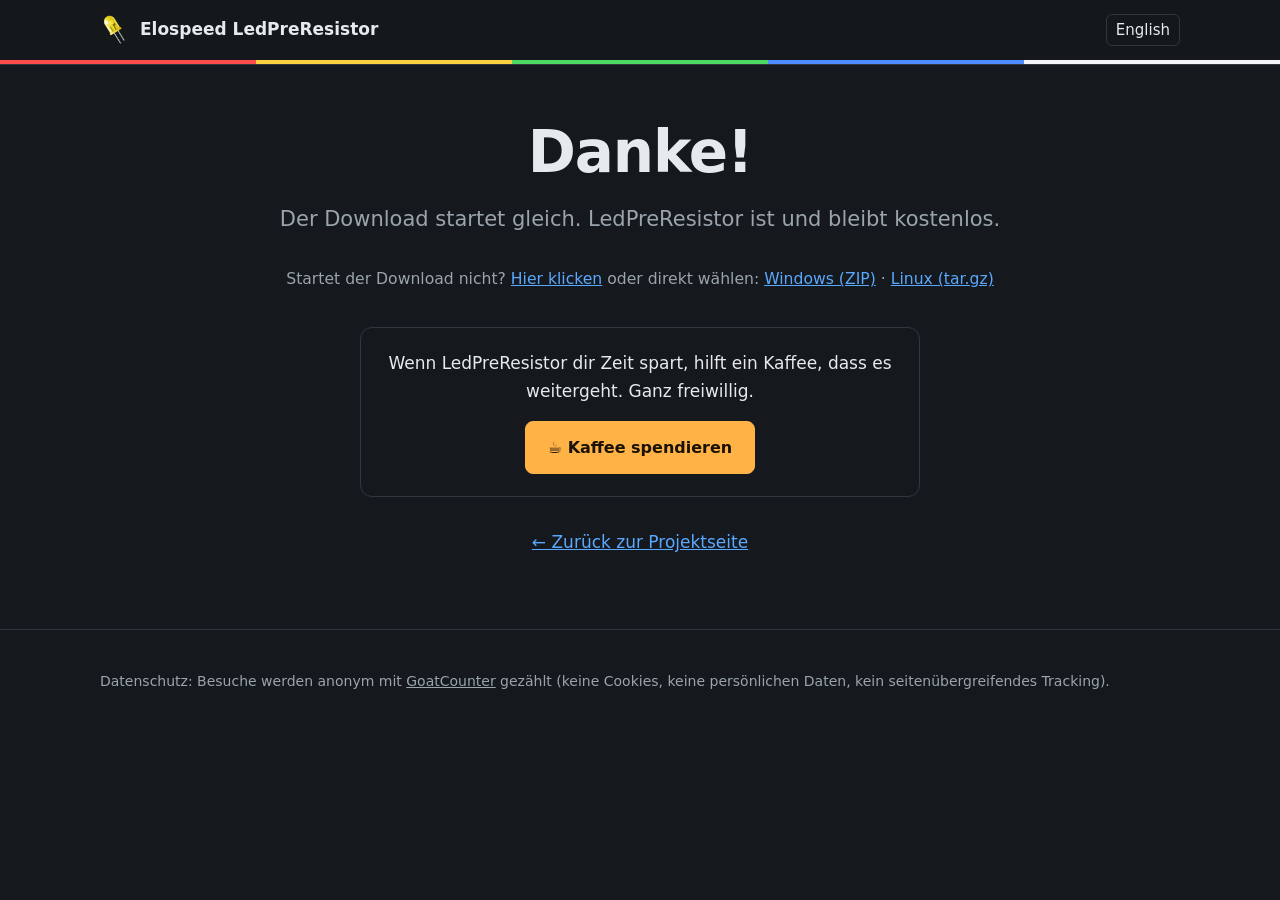
<file: site/de/danke/index.html>
<!doctype html>
<html lang="de">
<head>
<meta charset="utf-8">
<meta name="viewport" content="width=device-width, initial-scale=1">
<title>Danke! – LedPreResistor</title>
<meta name="robots" content="noindex, follow">
<meta name="theme-color" content="#15181c">
<link rel="icon" type="image/svg+xml" href="../../img/icon.svg">
<link rel="stylesheet" href="../../style.css">
<style>
.danke { text-align: center; padding: 56px 0 72px; }
.danke .lead { margin-left: auto; margin-right: auto; }
.danke .fall { color: var(--muted, #a0a4aa); font-size: .92em; margin-top: 10px; }
.danke .kofi-box { margin: 36px auto 0; max-width: 560px; padding: 22px 20px; border: 1px solid var(--line); border-radius: 12px; }
.danke .kofi-box p { margin: 0 0 16px; }
.danke .back { display: inline-block; margin-top: 32px; }
</style>
</head>
<body>

<header class="top">
  <div class="wrap">
    <a class="brand" href="../"><img src="../../img/icon-192.png" alt="" width="30" height="30">Elospeed LedPreResistor</a>
    <nav><a class="lang" href="../../danke/">English</a></nav>
  </div>
  <div class="stripes"><i></i><i></i><i></i><i></i><i></i></div>
</header>

<main>
<section class="hero danke">
  <div class="wrap">
    <h1>Danke!</h1>
    <p class="lead">Der Download startet gleich. LedPreResistor ist und bleibt kostenlos.</p>
    <p class="fall">Startet der Download nicht? <a id="dl" href="#">Hier klicken</a> oder direkt wählen: <a id="dlwin" href="#">Windows (ZIP)</a> · <a id="dllin" href="#">Linux (tar.gz)</a></p>
    <div class="kofi-box">
      <p>Wenn LedPreResistor dir Zeit spart, hilft ein Kaffee, dass es weitergeht. Ganz freiwillig.</p>
      <a class="btn primary" href="https://ko-fi.com/elospeed" target="_blank" rel="noopener" data-goatcounter-click="kofi-ledpreresistor-danke-de">☕ Kaffee spendieren</a>
    </div>
    <a class="back" href="../">← Zurück zur Projektseite</a>
  </div>
</section>
</main>

<footer>
  <div class="wrap">
    <div>Datenschutz: Besuche werden anonym mit <a href="https://www.goatcounter.com/help/privacy">GoatCounter</a> gezählt (keine Cookies, keine persönlichen Daten, kein seitenübergreifendes Tracking).</div>
  </div>
</footer>

<script>
/* Download sofort starten. Nur die zwei festen Dateien sind möglich (keine fremden Adressen).
   Nach jedem Release die Adressen hier und auf der Projektseite nachführen. */
var DL = {
  win: "https://github.com/Elospeed/LedPreResistor/releases/download/v2.7/LedPreResistor-2.7.zip",
  linux: "https://github.com/Elospeed/LedPreResistor/releases/download/v2.7/LedPreResistor-2.7-linux-x86_64.tar.gz"
};
(function () {
  var f = new URLSearchParams(location.search).get("f");
  var u = Object.prototype.hasOwnProperty.call(DL, f) ? DL[f] : null;
  document.getElementById("dlwin").href = DL.win;
  document.getElementById("dllin").href = DL.linux;
  document.getElementById("dl").href = u || DL.win;
  if (u) setTimeout(function () { location.href = u; }, 300);
})();
</script>
<script data-goatcounter="https://elospeed.goatcounter.com/count" async src="https://gc.zgo.at/count.js"></script>
</body>
</html>
</file>
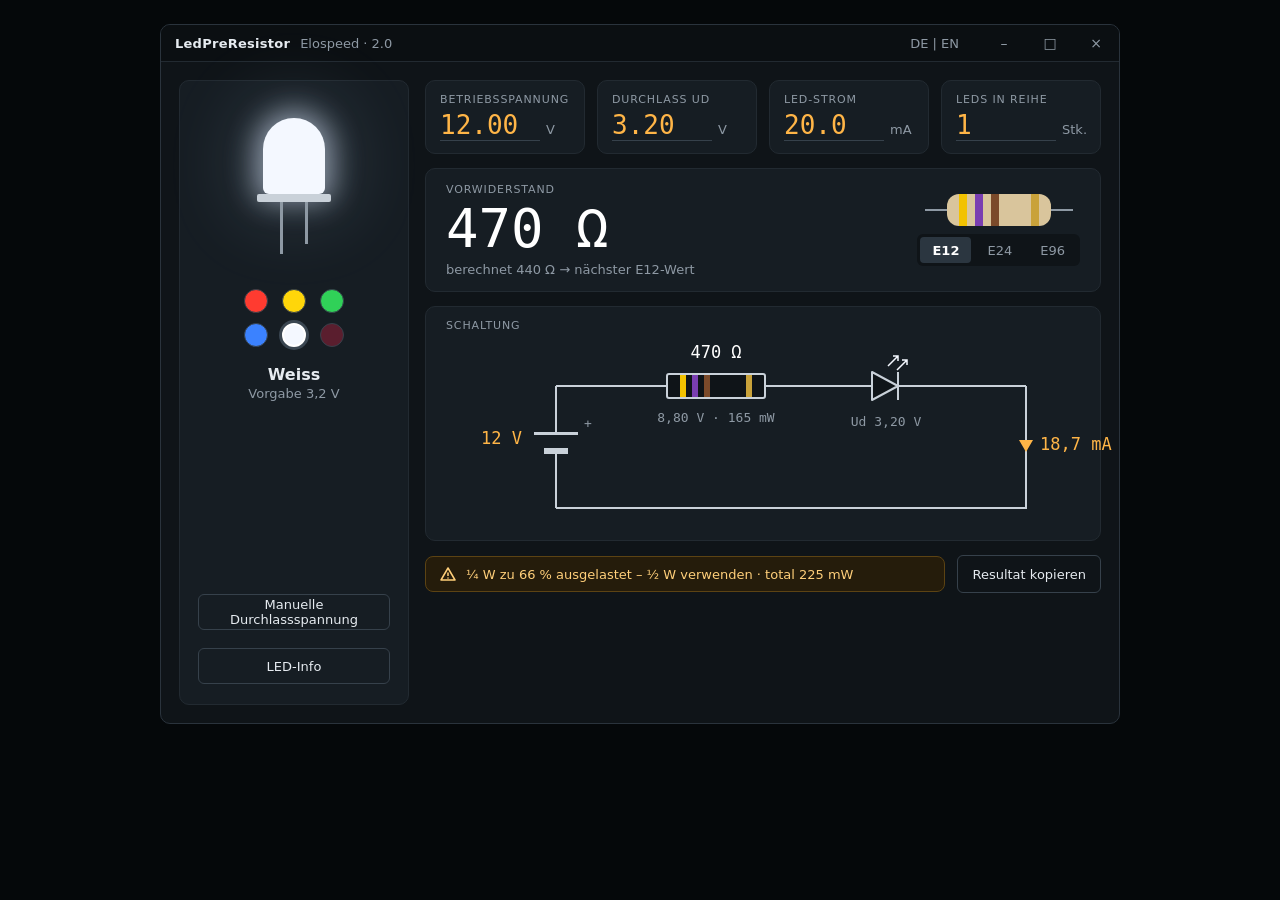
<file: docs/design/Entwurf-Final.html>
<!doctype html>
<html lang="de"><head><meta charset="utf-8"><title>LedPreResistor 2.0 – Designentwurf</title>
<style>
body{margin:0}
a{color:#9CC8FF}a:hover{color:#C8E0FF}
input{font:inherit}
 html{background:#05080A} body{display:flex;justify-content:center;padding:24px}</style></head>
<body>

<div style="width: 960px; height: 700px; box-sizing: border-box; background: #0F1418; color: #E6EBF0; font-family: 'Segoe UI Variable','Segoe UI',system-ui,sans-serif; font-size: 13px; display: flex; flex-direction: column; border: 1px solid #2A333C; border-radius: 10px; overflow: hidden">

  <div style="height: 36px; display: flex; align-items: center; gap: 10px; padding: 0 0 0 14px; background: #0B0F12; border-bottom: 1px solid #222A31">
    <span style="font-weight: 600; letter-spacing: 0.02em">LedPreResistor</span>
    <span style="color: #8E99A4">Elospeed · 2.0</span>
    <div style="flex-grow: 1"></div>
    <span style="color: #8E99A4; padding-right: 12px">DE | EN</span>
    <div aria-hidden="true" style="display: flex; color: #8E99A4; font-size: 14px">
      <span style="width: 46px; text-align: center">–</span>
      <span style="width: 46px; text-align: center">□</span>
      <span style="width: 46px; text-align: center">×</span>
    </div>
  </div>

  <div style="flex-grow: 1; padding: 18px; display: grid; grid-template-columns: 230px minmax(0, 1fr); gap: 16px">

    <div style="background: #161D23; border: 1px solid #222A31; border-radius: 10px; padding: 20px 18px; display: flex; flex-direction: column; align-items: center; gap: 18px">
      <div style="height: 170px; display: flex; align-items: center; justify-content: center">
        <div aria-hidden="true" style="display: flex; flex-direction: column; align-items: center">
          <div style="width: 62px; height: 76px; border-radius: 31px 31px 6px 6px; background: #F4F8FF; box-shadow: 0 0 28px 8px rgba(220,235,255,0.55), 0 0 80px 20px rgba(200,225,255,0.16)"></div>
          <div style="width: 74px; height: 8px; border-radius: 2px; background: #C9D1D9"></div>
          <div style="display: flex; gap: 22px">
            <div style="width: 3px; height: 52px; background: #8E99A4"></div>
            <div style="width: 3px; height: 42px; background: #8E99A4"></div>
          </div>
        </div>
      </div>
      <div style="display: grid; grid-template-columns: repeat(3, minmax(0, 1fr)); gap: 10px 14px">
        <button aria-label="Rot" style="width: 24px; height: 24px; border-radius: 12px; padding: 0; background: #FF3B30; border: 1px solid #36414B;"></button><button aria-label="Gelb" style="width: 24px; height: 24px; border-radius: 12px; padding: 0; background: #FFD60A; border: 1px solid #36414B;"></button><button aria-label="Grün" style="width: 24px; height: 24px; border-radius: 12px; padding: 0; background: #30D158; border: 1px solid #36414B;"></button><button aria-label="Blau" style="width: 24px; height: 24px; border-radius: 12px; padding: 0; background: #3B82FF; border: 1px solid #36414B;"></button><button aria-label="Weiss" style="width: 24px; height: 24px; border-radius: 12px; padding: 0; background: #F4F8FF; border: 2px solid #FFFFFF; box-shadow: 0 0 0 3px #3A4651;"></button><button aria-label="Infrarot" style="width: 24px; height: 24px; border-radius: 12px; padding: 0; background: #5A1E2E; border: 1px solid #36414B;"></button>
      </div>
      <div style="text-align: center; display: flex; flex-direction: column; gap: 2px">
        <span style="font-size: 16px; font-weight: 600">Weiss</span>
        <span style="color: #8E99A4">Vorgabe 3,2 V</span>
      </div>
      <div style="flex-grow: 1"></div>
      <button style="width: 100%; height: 36px; border: 1px solid #36414B; border-radius: 6px; background: transparent; color: #E6EBF0; font: inherit">Manuelle Durchlassspannung</button>
      <button style="width: 100%; height: 36px; border: 1px solid #36414B; border-radius: 6px; background: transparent; color: #E6EBF0; font: inherit">LED-Info</button>
    </div>

    <div style="display: flex; flex-direction: column; gap: 14px; min-width: 0">
      <div style="display: grid; grid-template-columns: repeat(4, minmax(0, 1fr)); gap: 12px">
        <div style="background: #161D23; border: 1px solid #222A31; border-radius: 10px; padding: 12px 14px; display: flex; flex-direction: column; gap: 4px">
          <label for="f-u" style="color: #8E99A4; font-size: 11px; letter-spacing: 0.08em; text-transform: uppercase">Betriebsspannung</label>
          <div style="display: flex; align-items: baseline; gap: 6px"><input id="f-u" value="12.00" style="width: 100px; background: transparent; border: 0; border-bottom: 1px solid #36414B; color: #FFB547; font-family: 'Cascadia Mono',Consolas,ui-monospace,monospace; font-size: 26px; padding: 0"><span style="color: #8E99A4">V</span></div>
        </div>
        <div style="background: #161D23; border: 1px solid #222A31; border-radius: 10px; padding: 12px 14px; display: flex; flex-direction: column; gap: 4px">
          <label for="f-ud" style="color: #8E99A4; font-size: 11px; letter-spacing: 0.08em; text-transform: uppercase">Durchlass Ud</label>
          <div style="display: flex; align-items: baseline; gap: 6px"><input id="f-ud" value="3.20" style="width: 100px; background: transparent; border: 0; border-bottom: 1px solid #36414B; color: #FFB547; font-family: 'Cascadia Mono',Consolas,ui-monospace,monospace; font-size: 26px; padding: 0"><span style="color: #8E99A4">V</span></div>
        </div>
        <div style="background: #161D23; border: 1px solid #222A31; border-radius: 10px; padding: 12px 14px; display: flex; flex-direction: column; gap: 4px">
          <label for="f-i" style="color: #8E99A4; font-size: 11px; letter-spacing: 0.08em; text-transform: uppercase">LED-Strom</label>
          <div style="display: flex; align-items: baseline; gap: 6px"><input id="f-i" value="20.0" style="width: 100px; background: transparent; border: 0; border-bottom: 1px solid #36414B; color: #FFB547; font-family: 'Cascadia Mono',Consolas,ui-monospace,monospace; font-size: 26px; padding: 0"><span style="color: #8E99A4">mA</span></div>
        </div>
        <div style="background: #161D23; border: 1px solid #222A31; border-radius: 10px; padding: 12px 14px; display: flex; flex-direction: column; gap: 4px">
          <label for="f-n" style="color: #8E99A4; font-size: 11px; letter-spacing: 0.08em; text-transform: uppercase">LEDs in Reihe</label>
          <div style="display: flex; align-items: baseline; gap: 6px"><input id="f-n" value="1" style="width: 100px; background: transparent; border: 0; border-bottom: 1px solid #36414B; color: #FFB547; font-family: 'Cascadia Mono',Consolas,ui-monospace,monospace; font-size: 26px; padding: 0"><span style="color: #8E99A4">Stk.</span></div>
        </div>
      </div>

      <div style="background: #161D23; border: 1px solid #222A31; border-radius: 10px; padding: 14px 20px; display: flex; align-items: center; gap: 22px">
        <div style="display: flex; flex-direction: column; gap: 6px">
          <span style="color: #8E99A4; font-size: 11px; letter-spacing: 0.08em; text-transform: uppercase">Vorwiderstand</span>
          <span style="font-family: 'Cascadia Mono',Consolas,ui-monospace,monospace; font-size: 54px; line-height: 1; color: #FFFFFF">470 Ω</span>
          <span style="color: #8E99A4">berechnet 440 Ω → nächster E12-Wert</span>
        </div>
        <div style="flex-grow: 1"></div>
        <div style="display: flex; flex-direction: column; align-items: center; gap: 8px">
          <div role="img" aria-label="Farbringe gelb, violett, braun, gold" style="display: flex; align-items: center">
            <div style="width: 22px; height: 2px; background: #8E99A4"></div>
            <div style="width: 104px; height: 32px; border-radius: 12px; background: #D9C59C; display: flex; gap: 8px; padding: 0 12px; box-sizing: border-box">
              <div style="width: 8px; background: #F2C200"></div>
              <div style="width: 8px; background: #7A3EB1"></div>
              <div style="width: 8px; background: #7B4A2A"></div>
              <div style="flex-grow: 1"></div>
              <div style="width: 8px; background: #C9A23A"></div>
            </div>
            <div style="width: 22px; height: 2px; background: #8E99A4"></div>
          </div>
          <div style="display: flex; gap: 4px; background: #0F1418; border-radius: 6px; padding: 3px">
            <button style="height: 26px; padding: 0 12px; border: 0; border-radius: 4px; background: #2B3640; color: #FFFFFF; font: inherit; font-weight: 600">E12</button>
            <button style="height: 26px; padding: 0 12px; border: 0; border-radius: 4px; background: transparent; color: #8E99A4; font: inherit">E24</button>
            <button style="height: 26px; padding: 0 12px; border: 0; border-radius: 4px; background: transparent; color: #8E99A4; font: inherit">E96</button>
          </div>
        </div>
      </div>

      <div style="background: #161D23; border: 1px solid #222A31; border-radius: 10px; padding: 12px 20px 8px; display: flex; flex-direction: column; gap: 4px">
        <span style="color: #8E99A4; font-size: 11px; letter-spacing: 0.08em; text-transform: uppercase">Schaltung</span>
        <div role="img" aria-label="Schaltplan: 12 V Quelle, Vorwiderstand 470 Ohm, weisse LED, Strom 18,7 mA" style="position: relative; height: 196px; font-family: 'Cascadia Mono',Consolas,ui-monospace,monospace">
          <div style="position: absolute; left: 109px; top: 50px; width: 2px; height: 46px; background: #C9D1D9"></div>
          <div style="position: absolute; left: 88px; top: 96px; width: 44px; height: 3px; background: #C9D1D9"></div>
          <div style="position: absolute; left: 98px; top: 112px; width: 24px; height: 6px; background: #C9D1D9"></div>
          <div style="position: absolute; left: 109px; top: 118px; width: 2px; height: 54px; background: #C9D1D9"></div>
          <div style="position: absolute; left: 138px; top: 80px; color: #8E99A4">+</div>
          <div style="position: absolute; left: 0px; top: 92px; width: 76px; text-align: right; font-size: 17px; color: #FFB547">12 V</div>

          <div style="position: absolute; left: 110px; top: 49px; width: 110px; height: 2px; background: #C9D1D9"></div>
          <div style="position: absolute; left: 220px; top: 37px; width: 100px; height: 26px; box-sizing: border-box; border: 2px solid #C9D1D9; border-radius: 3px; background: #0F1418; display: flex; gap: 6px; padding: 0 12px">
            <div style="width: 6px; background: #F2C200"></div>
            <div style="width: 6px; background: #7A3EB1"></div>
            <div style="width: 6px; background: #7B4A2A"></div>
            <div style="flex-grow: 1"></div>
            <div style="width: 6px; background: #C9A23A"></div>
          </div>
          <div style="position: absolute; left: 200px; top: 6px; width: 140px; text-align: center; font-size: 17px; color: #FFFFFF">470 Ω</div>
          <div style="position: absolute; left: 180px; top: 72px; width: 180px; text-align: center; color: #8E99A4; line-height: 1.5">8,80 V · 165 mW</div>
          <div style="position: absolute; left: 320px; top: 49px; width: 90px; height: 2px; background: #C9D1D9"></div>

          <svg aria-hidden="true" width="60" height="56" viewBox="0 0 60 56" style="position: absolute; left: 410px; top: 14px">
            <path d="M0 36 H16 M42 36 H60" stroke="#C9D1D9" stroke-width="2"></path>
            <path d="M16 22 L16 50 L42 36 Z" fill="#0F1418" stroke="#C9D1D9" stroke-width="2" stroke-linejoin="round"></path>
            <path d="M42 22 V50" stroke="#C9D1D9" stroke-width="2"></path>
            <path d="M32 16 L42 6 M37 6 H42 V11" fill="none" stroke="#F4F8FF" stroke-width="1.5"></path>
            <path d="M41 20 L51 10 M46 10 H51 V15" fill="none" stroke="#F4F8FF" stroke-width="1.5"></path>
          </svg>
          <div style="position: absolute; left: 380px; top: 76px; width: 120px; text-align: center; color: #8E99A4; line-height: 1.5">Ud 3,20 V</div>

          <div style="position: absolute; left: 470px; top: 49px; width: 110px; height: 2px; background: #C9D1D9"></div>
          <div style="position: absolute; left: 579px; top: 50px; width: 2px; height: 123px; background: #C9D1D9"></div>
          <svg aria-hidden="true" width="14" height="12" viewBox="0 0 14 12" style="position: absolute; left: 573px; top: 104px"><path d="M0 0 H14 L7 12 Z" fill="#FFB547"></path></svg>
          <div style="position: absolute; left: 594px; top: 98px; font-size: 17px; color: #FFB547; white-space: nowrap">18,7 mA</div>
          <div style="position: absolute; left: 110px; top: 171px; width: 471px; height: 2px; background: #C9D1D9"></div>
        </div>
      </div>

      <div style="display: flex; align-items: center; gap: 12px">
        <div style="flex-grow: 1; display: flex; align-items: center; gap: 10px; padding: 9px 14px; border-radius: 8px; border: 1px solid #5C4313; background: #251C0B; color: #FFCF7A">
          <svg width="16" height="16" viewBox="0 0 16 16" aria-hidden="true"><path d="M8 2 L15 14 H1 Z" fill="none" stroke="#FFCF7A" stroke-width="1.5" stroke-linejoin="round"></path><path d="M8 6.5 V10" stroke="#FFCF7A" stroke-width="1.5"></path><circle cx="8" cy="12" r="0.8" fill="#FFCF7A"></circle></svg>
          <span>¼ W zu 66 % ausgelastet – ½ W verwenden · total 225 mW</span>
        </div>
        <button style="height: 38px; padding: 0 14px; border: 1px solid #36414B; border-radius: 6px; background: transparent; color: #E6EBF0; font: inherit">Resultat kopieren</button>
      </div>
    </div>
  </div>
</div>
</body></html>
</file>
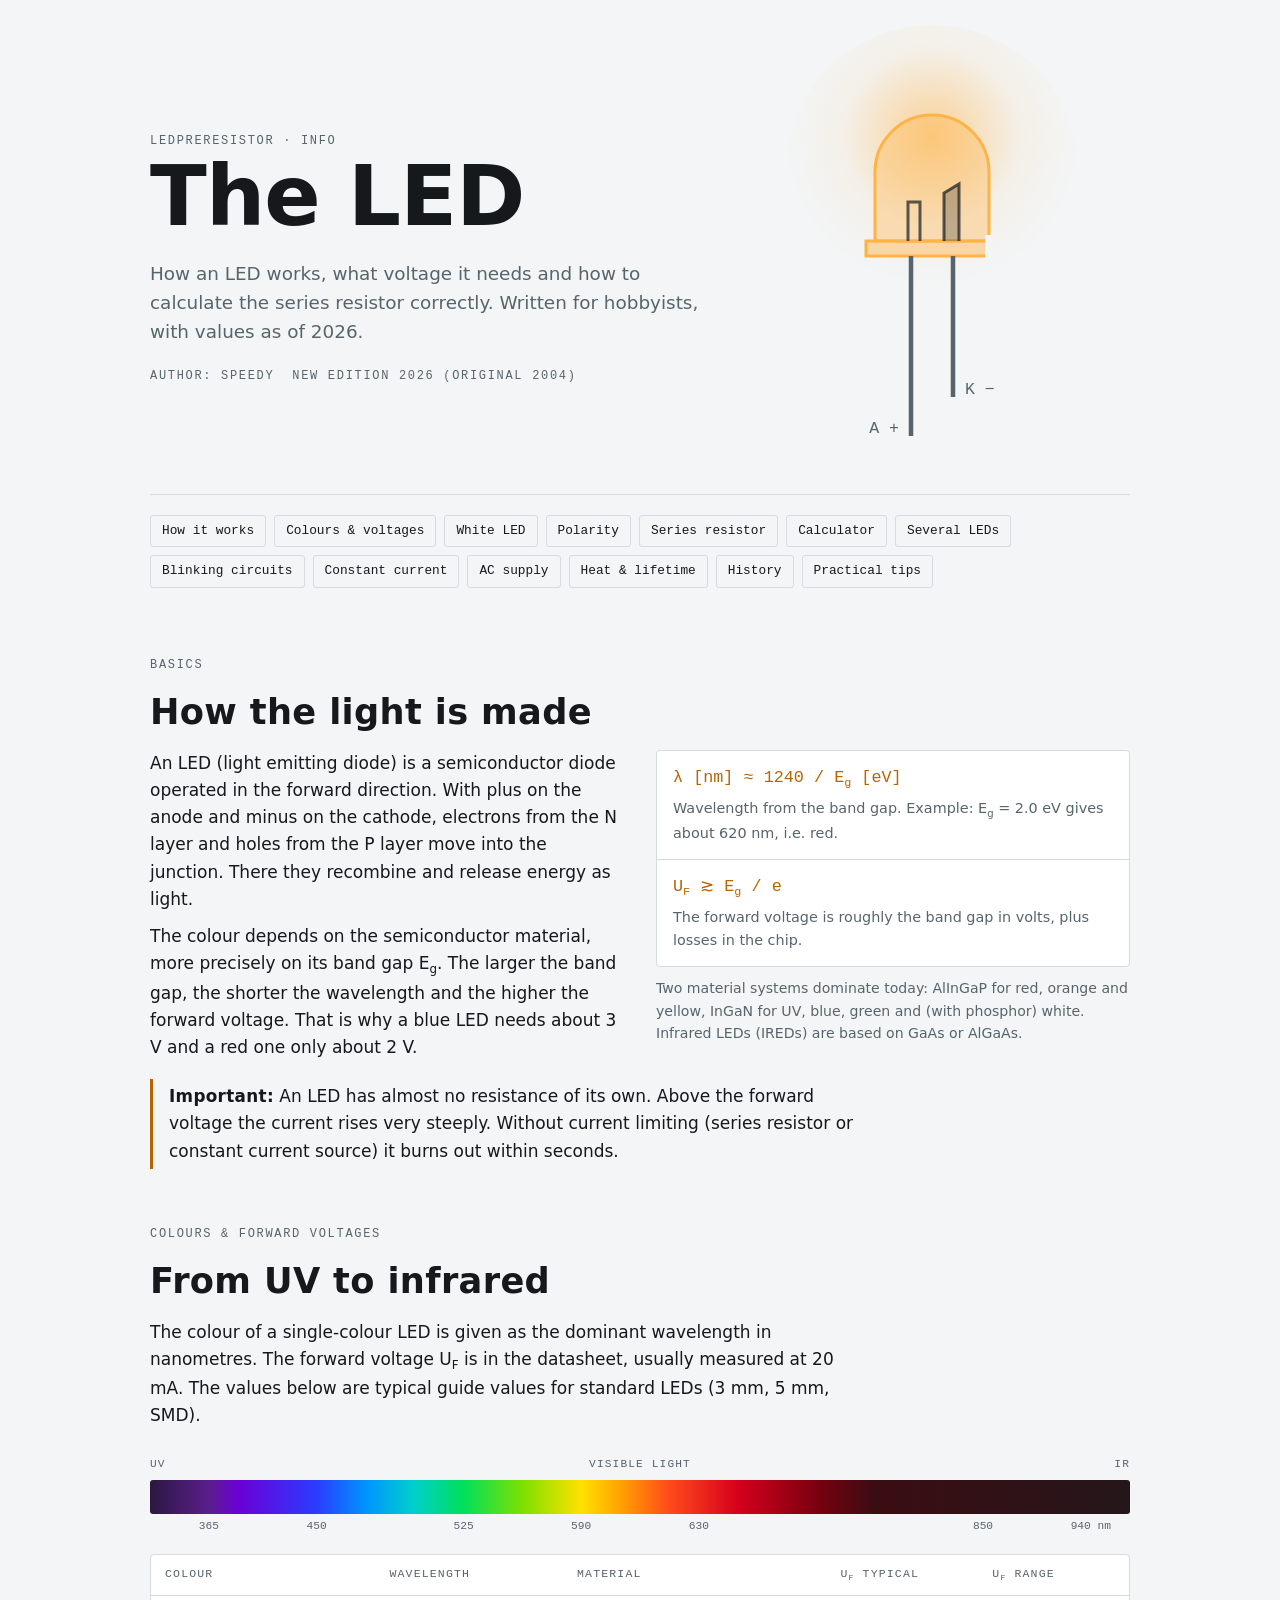
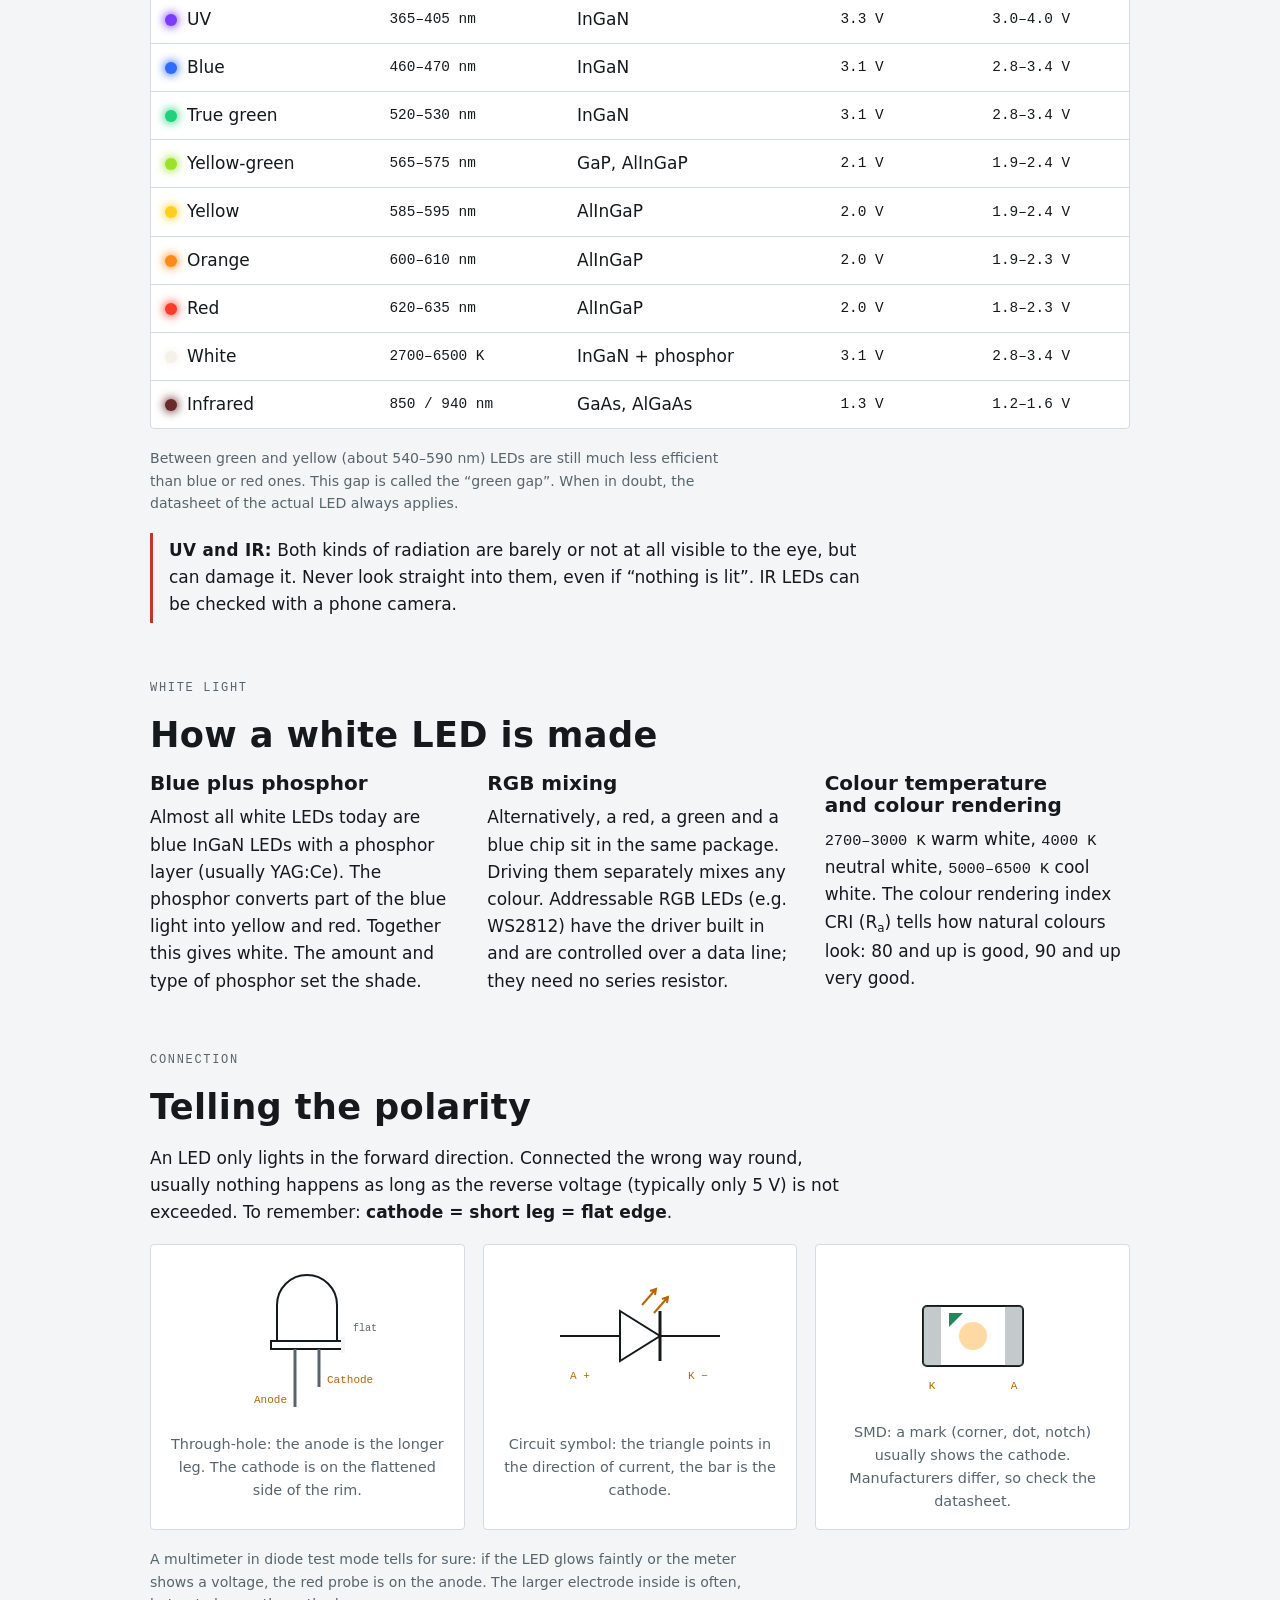
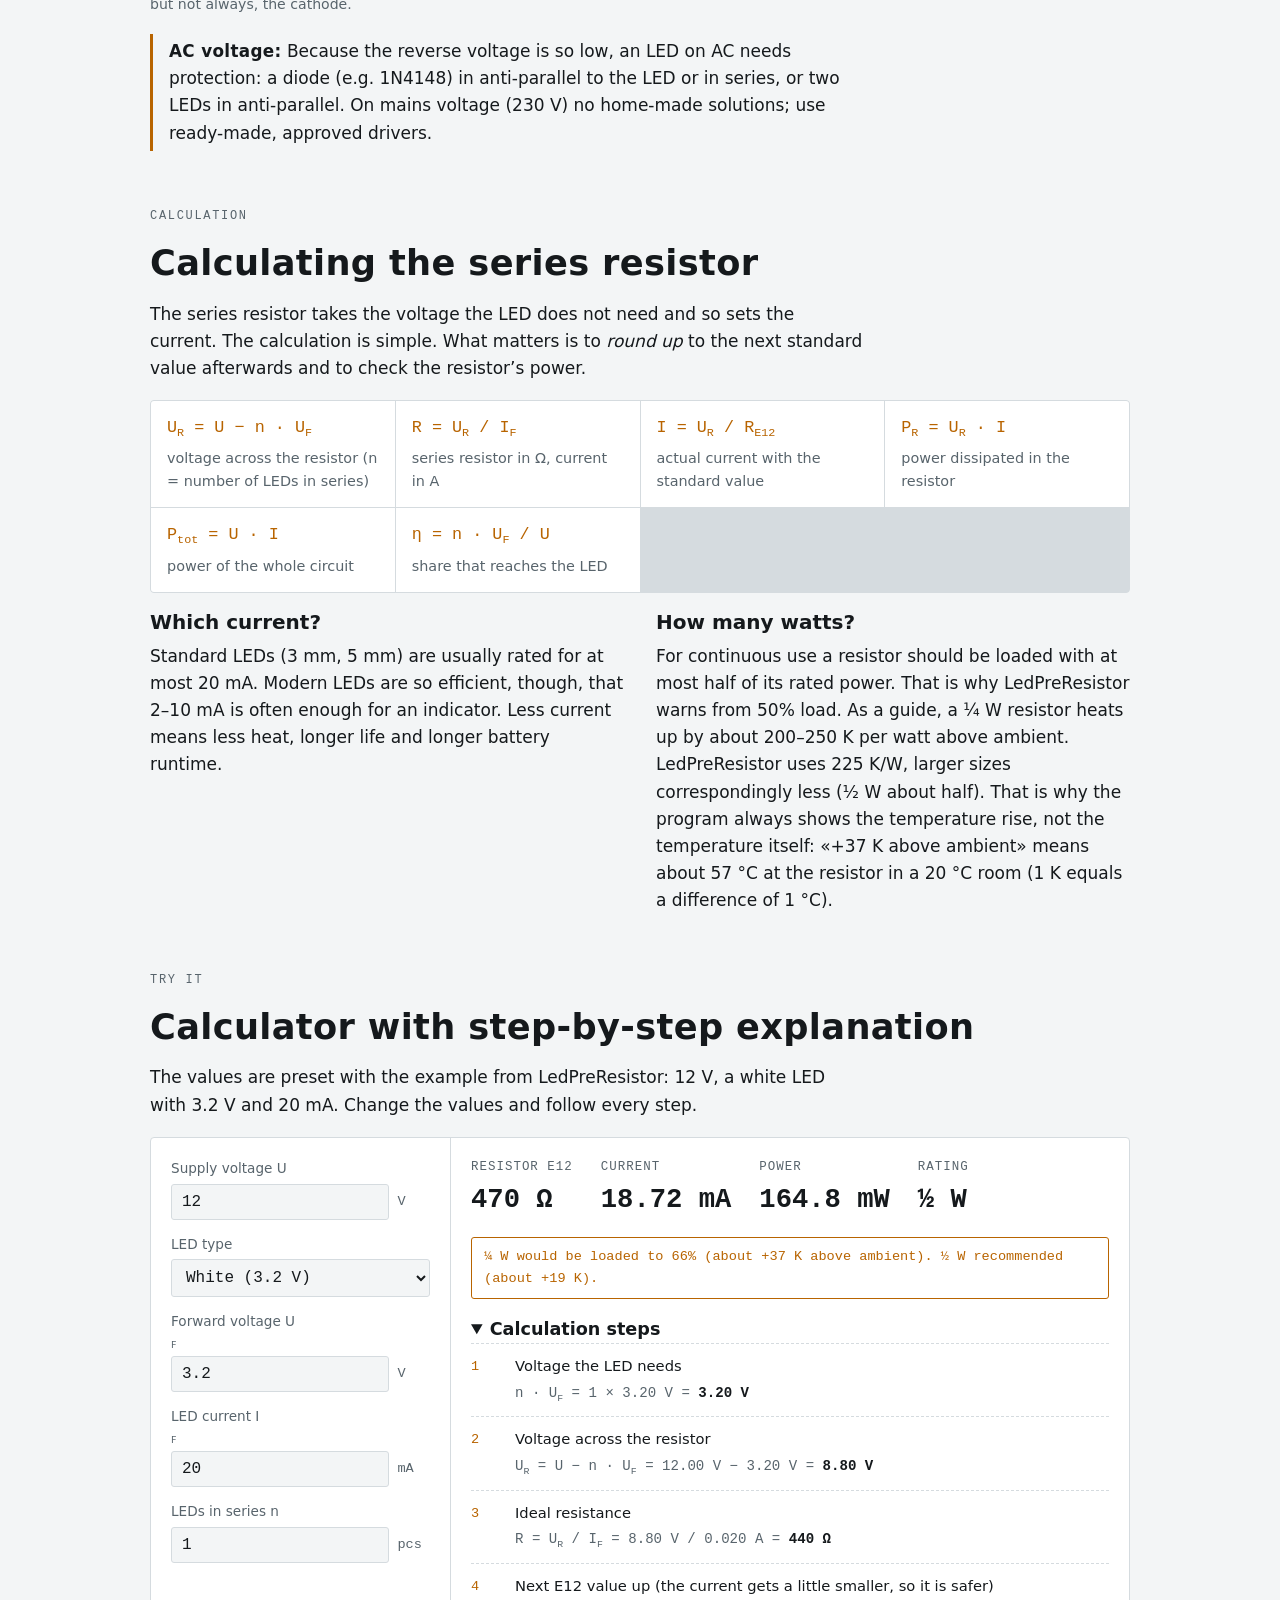
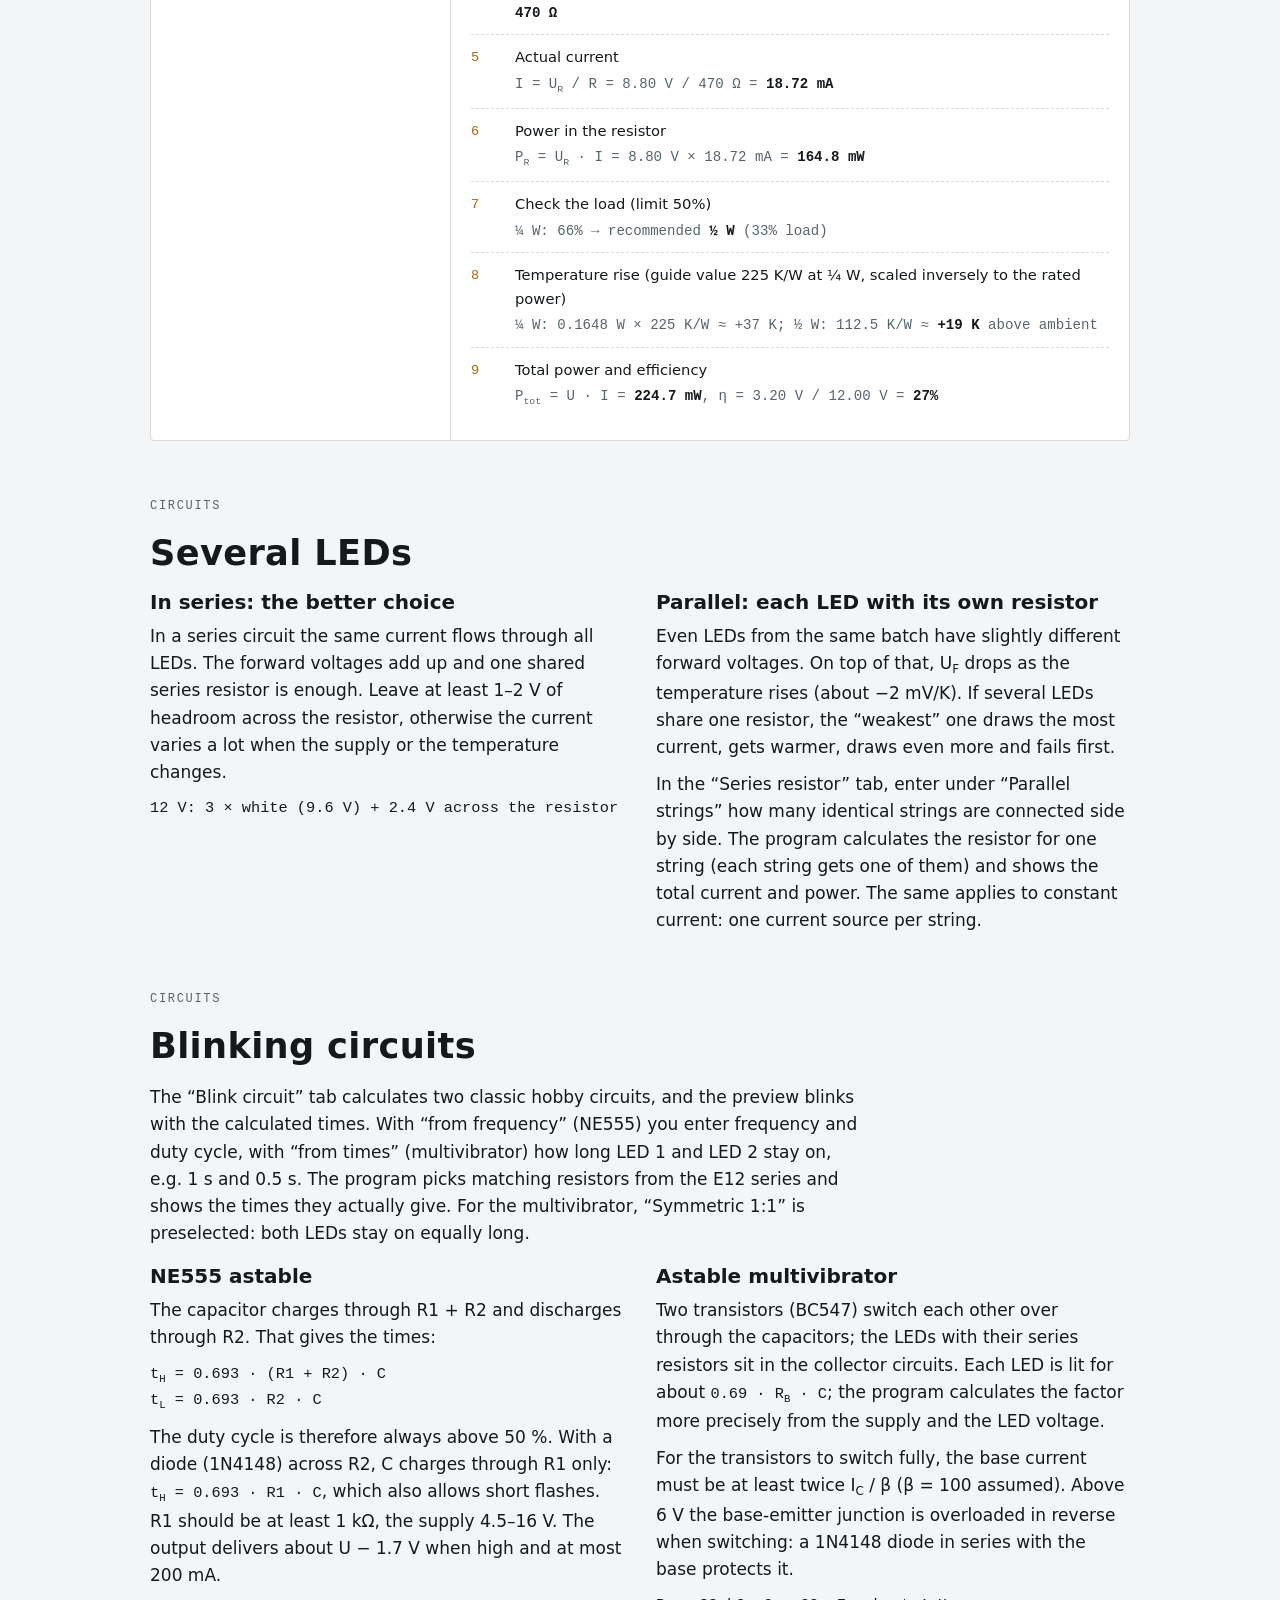
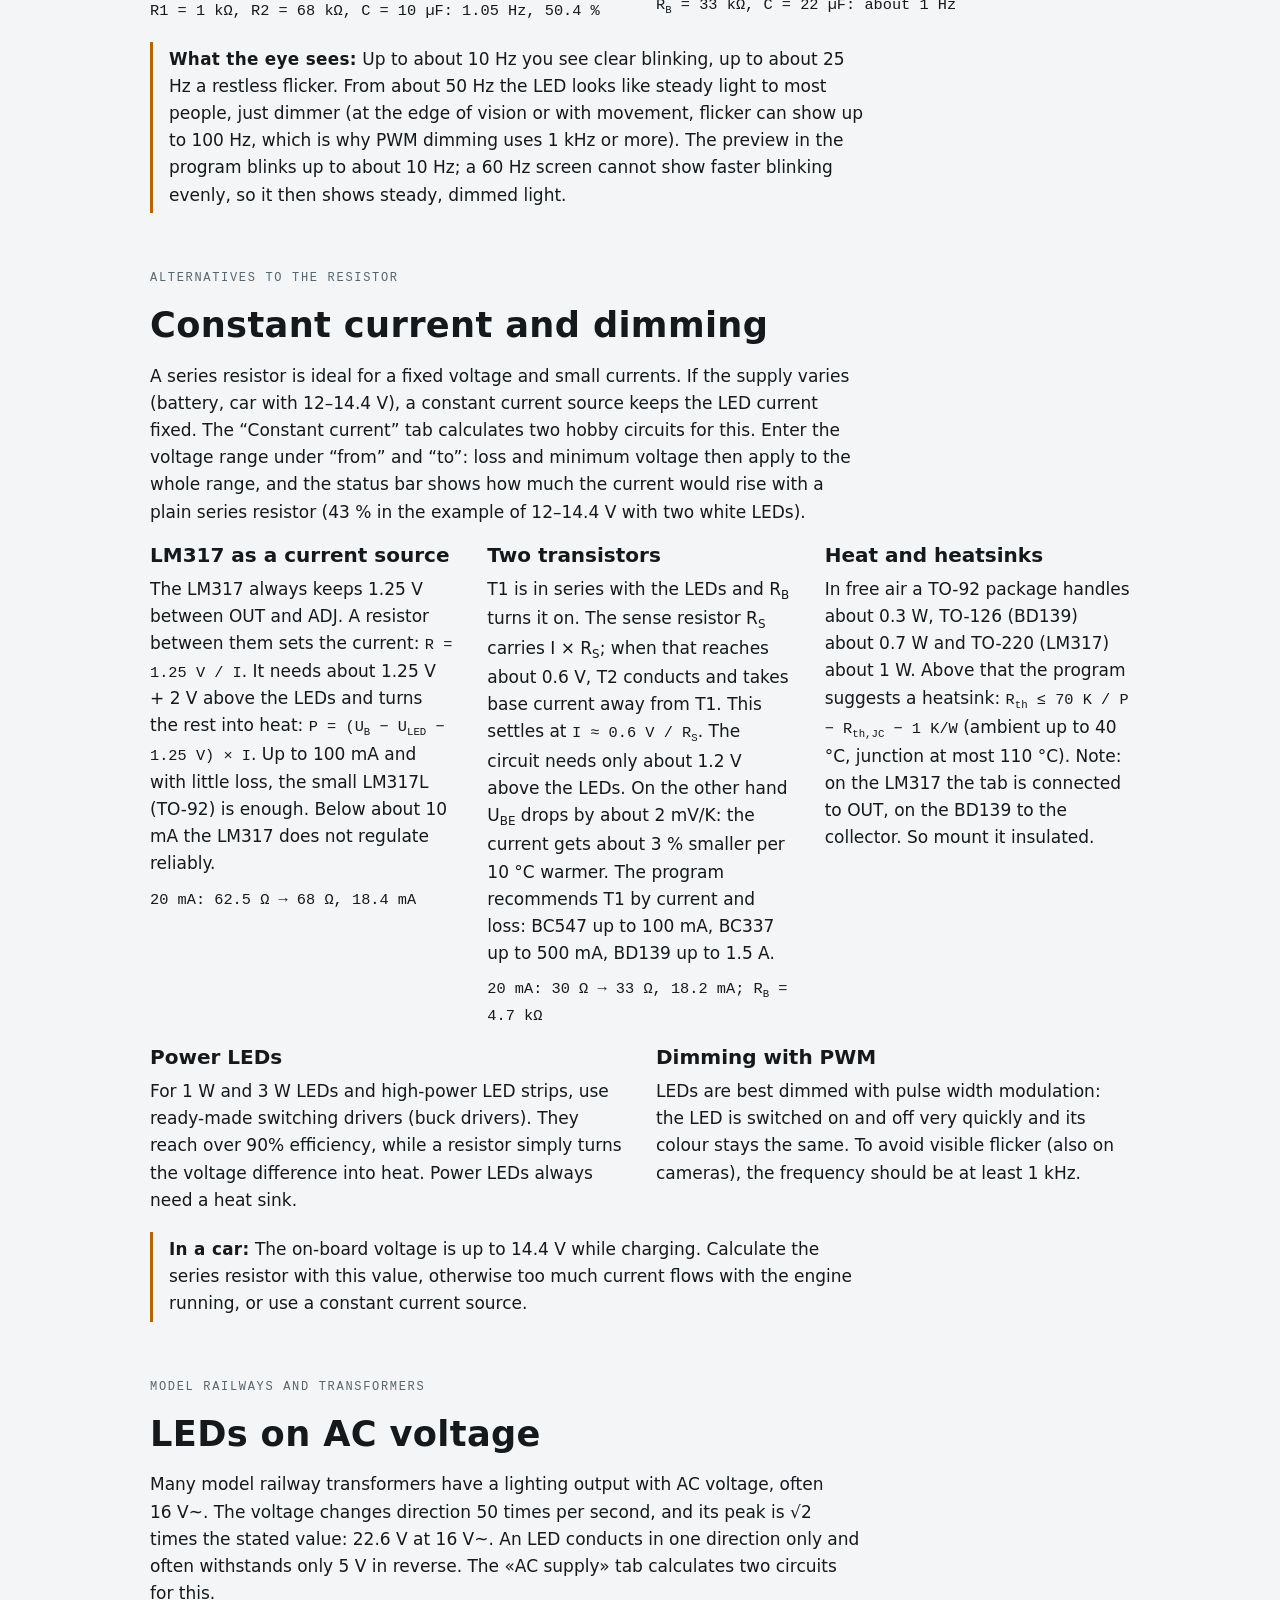
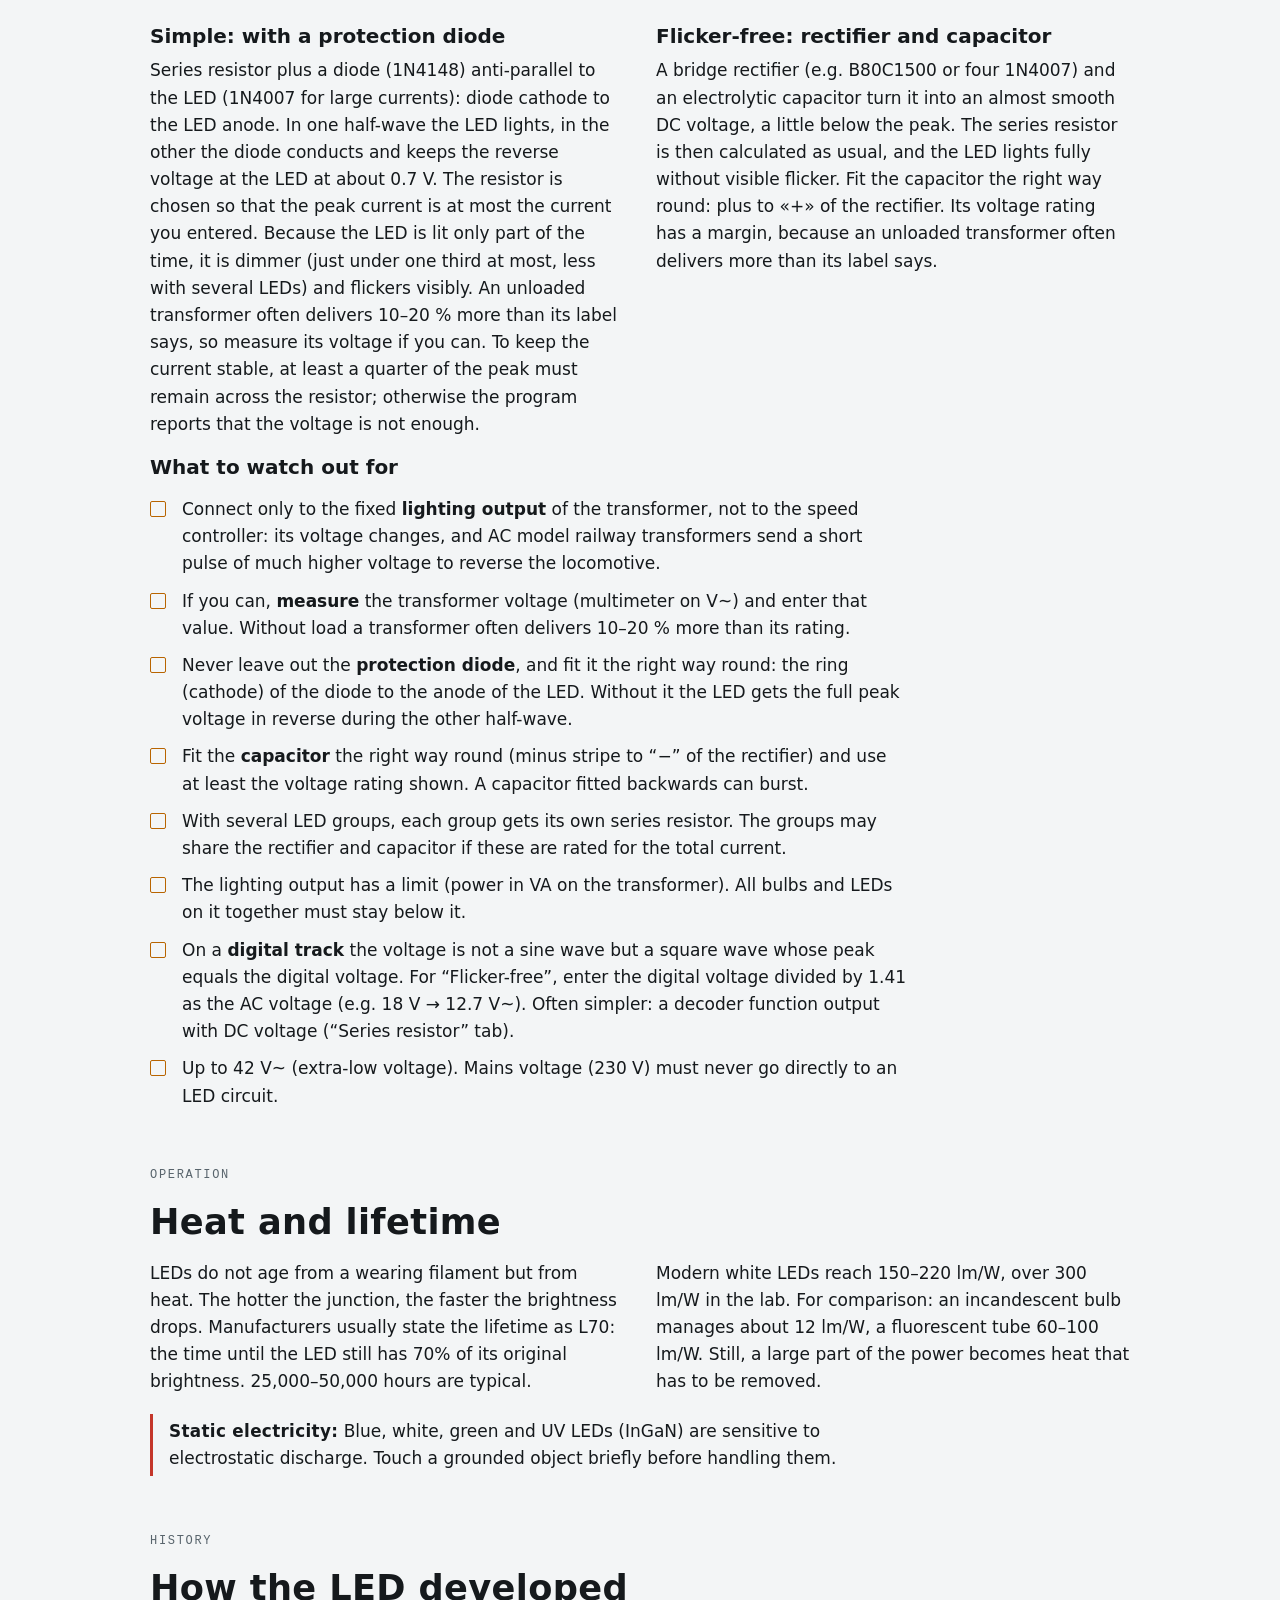
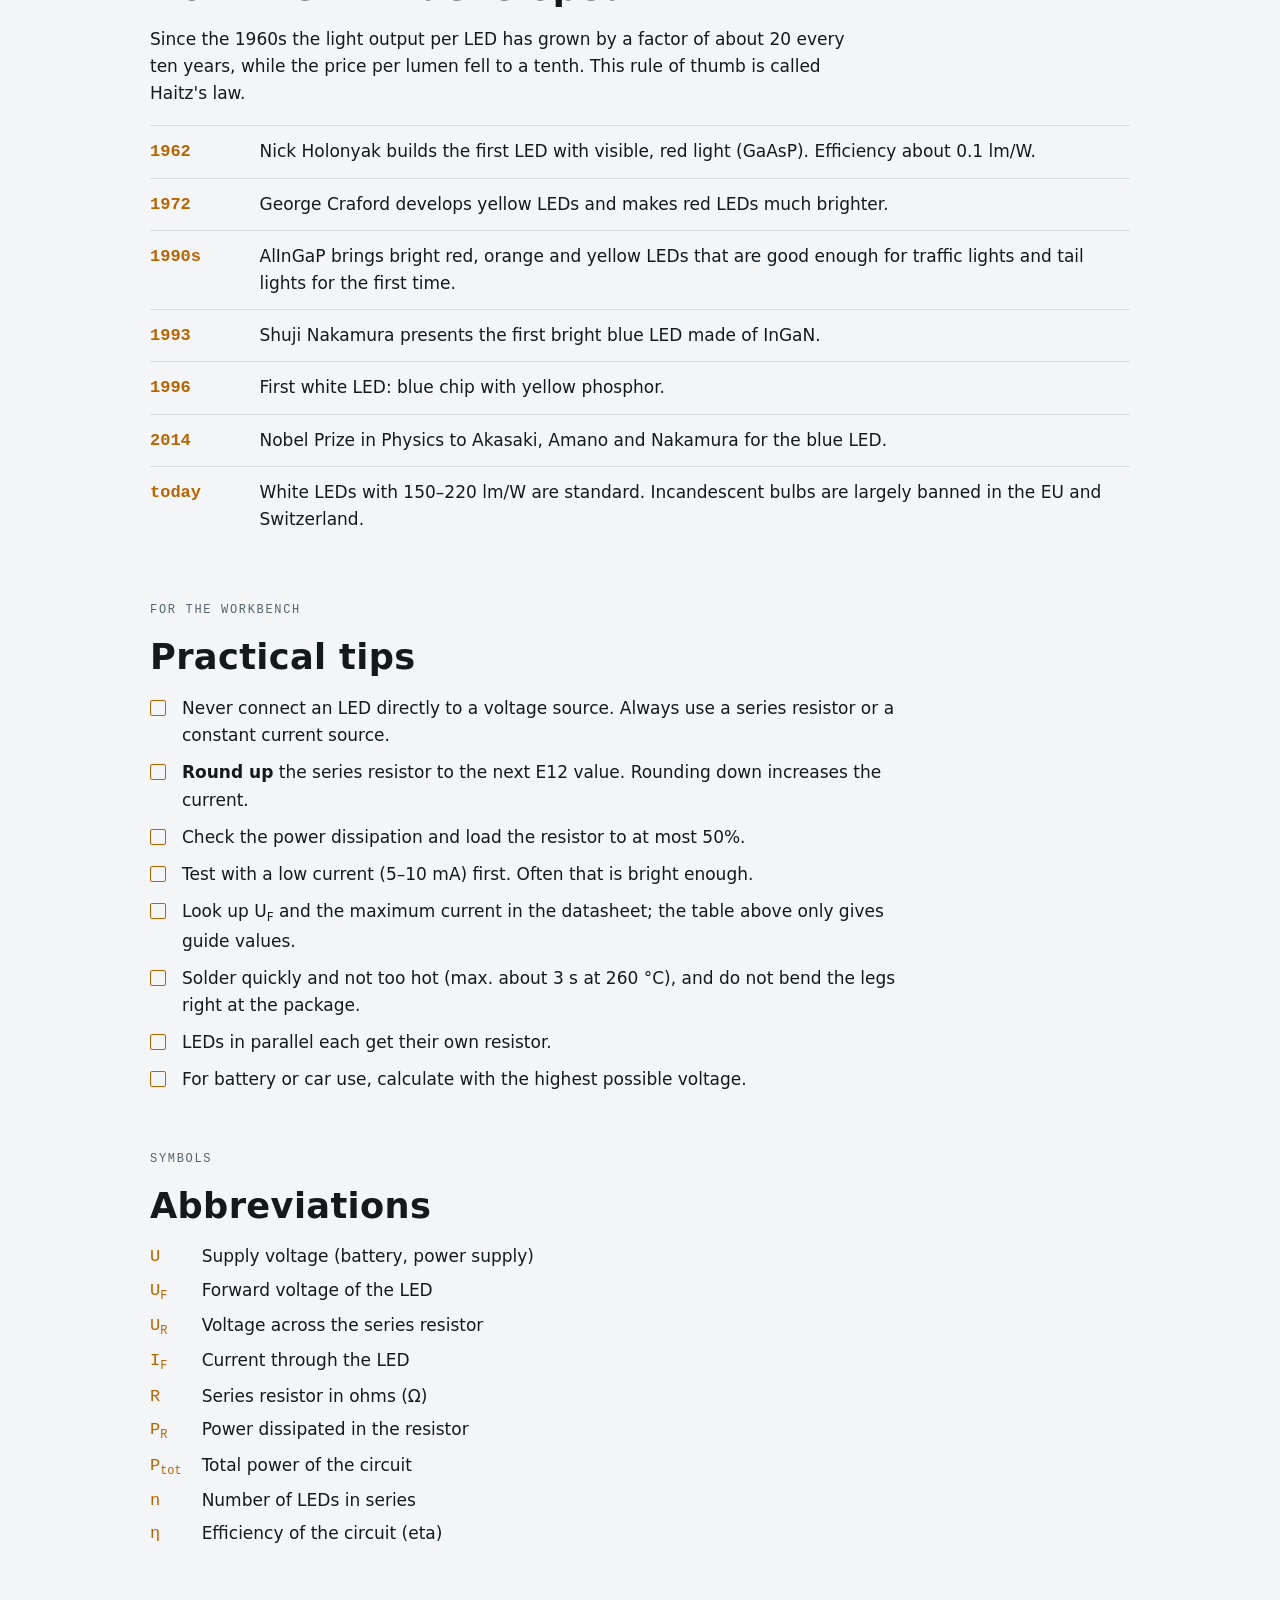
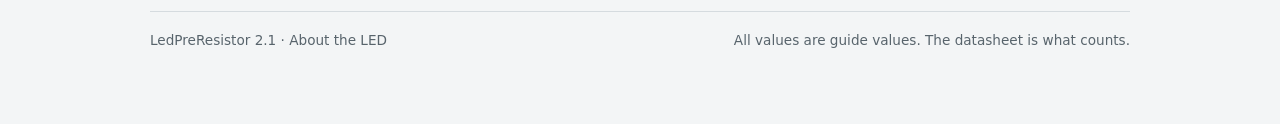
<file: src/info/led-info-en.html>
<!DOCTYPE html>
<html lang="en">
<head>
<meta charset="utf-8">
<meta name="viewport" content="width=device-width, initial-scale=1">
<title>The LED</title>
<!-- LED-Info für LedPreResistor, englische Fassung (Ressource LEDINFO_EN).
     Wird beim Öffnen im Standard-Browser angezeigt. Ohne Webschriften,
     damit die Seite auch offline gleich aussieht. -->
<style>
/* Layout: Laborbank. Schmale Lesespalte, Messwerte in Mono, das Spektrum als einziges Farbelement. */
:root {
  --bg: #111417;
  --panel: #181d21;
  --line: #2a3238;
  --fg: #e3e7e9;
  --muted: #98a3aa;
  --accent: #ffb347;          /* Bernstein: Anzeige-LED */
  --accent-ink: #1a1206;
  --ok: #5fd39a;
  --warn: #ffb347;
  --bad: #ff6b5e;
  --led: #ffb347;             /* aktuelle LED-Farbe, per Script gesetzt */
  --f-display: "Bahnschrift SemiCondensed", "Bahnschrift", "Arial Narrow", system-ui, sans-serif;
  --f-body: "Segoe UI", system-ui, sans-serif;
  --f-mono: Consolas, "Courier New", monospace;
  color-scheme: dark;
}
@media (prefers-color-scheme: light) {
  :root:not([data-theme="dark"]) {
    --bg: #f3f5f6; --panel: #ffffff; --line: #d5dbdf; --fg: #15191c; --muted: #58646c;
    --accent: #b86400; --accent-ink: #ffffff; --ok: #1d8a57; --warn: #b86400; --bad: #c4362a;
    color-scheme: light;
  }
}
:root[data-theme="light"] {
  --bg: #f3f5f6; --panel: #ffffff; --line: #d5dbdf; --fg: #15191c; --muted: #58646c;
  --accent: #b86400; --accent-ink: #ffffff; --ok: #1d8a57; --warn: #b86400; --bad: #c4362a;
  color-scheme: light;
}

* { box-sizing: border-box; }
body {
  background: var(--bg); color: var(--fg);
  font-family: var(--f-body); font-size: 17px; line-height: 1.6;
  padding-left: max(16px, env(safe-area-inset-left, 0px));
  padding-right: max(16px, env(safe-area-inset-right, 0px));
  padding-block: 0 64px;
}
.wrap { max-width: 980px; margin: 0 auto; }
h1, h2, h3 { font-family: var(--f-display); line-height: 1.1; text-wrap: balance; margin: 0; }
h2 { font-size: clamp(1.7rem, 3.4vw, 2.2rem); font-weight: 700; letter-spacing: .01em; }
h3 { font-size: 1.25rem; font-weight: 600; }
p { margin: 0; max-width: 66ch; }
a { color: var(--accent); }
.eyebrow { font-family: var(--f-mono); font-size: .75rem; letter-spacing: .14em; text-transform: uppercase; color: var(--muted); }
.mono, code { font-family: var(--f-mono); font-size: .9em; font-variant-numeric: tabular-nums; }
sub { font-size: .7em; }

/* Kopf */
header.hero { display: grid; grid-template-columns: minmax(0, 1.4fr) minmax(0, 1fr); gap: 32px; align-items: center; padding-block: 56px 40px; border-bottom: 1px solid var(--line); }
.hero h1 { font-size: clamp(2.8rem, 8vw, 5.2rem); font-weight: 700; letter-spacing: -.01em; }
.hero .lead { font-size: 1.15rem; color: var(--muted); margin-top: 16px; }
.hero .meta { margin-top: 20px; display: flex; flex-wrap: wrap; gap: 8px 18px; }
.ledfig { display: flex; justify-content: center; }
.ledfig svg { width: 100%; max-width: 300px; height: auto; overflow: visible; }
.glow { transition: fill .5s; }
@media (prefers-reduced-motion: no-preference) {
  .pulse { animation: pulse 3.2s ease-in-out infinite; }
  @keyframes pulse { 50% { opacity: .55; } }
}

nav.toc { display: flex; flex-wrap: wrap; gap: 8px; padding-block: 20px; }
nav.toc a { font-family: var(--f-mono); font-size: .8rem; text-decoration: none; color: var(--fg); border: 1px solid var(--line); padding: 5px 11px; border-radius: 3px; }
nav.toc a:hover, nav.toc a:focus-visible { border-color: var(--accent); color: var(--accent); outline: none; }

section { padding-block: 48px 8px; display: grid; gap: 18px; scroll-margin-top: 12px; }
.cols { display: grid; grid-template-columns: repeat(auto-fit, minmax(260px, 1fr)); gap: 18px 32px; }
.cols > * { min-width: 0; display: grid; gap: 10px; align-content: start; }

.note { border-left: 3px solid var(--accent); padding: 4px 0 4px 16px; color: var(--fg); max-width: 66ch; }
.note.bad { border-color: var(--bad); }
.note strong { font-family: var(--f-display); font-size: 1.05rem; letter-spacing: .02em; }

/* Spektrum */
.spectrum { position: relative; margin-top: 8px; }
.band { height: 34px; border-radius: 3px; background:
  linear-gradient(90deg,
    #2b1840 0%, #5a1e8c 6%,               /* UV */
    #6b00d6 9%, #2a3cff 17%, #0094ff 22%, #00d0c8 27%, #00e05a 32%, #7ee000 38%,
    #ffe100 44%, #ffa200 48%, #ff4a1a 53%, #d6001c 60%, #7a0010 68%,
    #3a0d12 74%, #24161a 100%);            /* IR */
}
.ticks { position: relative; height: 22px; font-family: var(--f-mono); font-size: .7rem; color: var(--muted); }
.ticks span { position: absolute; transform: translateX(-50%); top: 4px; white-space: nowrap; }
.zones { display: flex; justify-content: space-between; font-family: var(--f-mono); font-size: .7rem; color: var(--muted); letter-spacing: .1em; text-transform: uppercase; margin-bottom: 6px; }

.tablebox { overflow-x: auto; border: 1px solid var(--line); border-radius: 4px; background: var(--panel); }
table { border-collapse: collapse; width: 100%; min-width: 620px; font-variant-numeric: tabular-nums; }
th, td { text-align: left; padding: 10px 14px; border-bottom: 1px solid var(--line); vertical-align: middle; }
tr:last-child td { border-bottom: 0; }
th { font-family: var(--f-mono); font-size: .72rem; letter-spacing: .1em; text-transform: uppercase; color: var(--muted); font-weight: 400; }
td.num { font-family: var(--f-mono); font-size: .9rem; white-space: nowrap; }
.dot { display: inline-block; width: 12px; height: 12px; border-radius: 50%; margin-right: 10px; vertical-align: -1px; box-shadow: 0 0 10px 1px currentColor; }
.caption { font-size: .88rem; color: var(--muted); }

/* Formeln */
.formulas { display: grid; grid-template-columns: repeat(auto-fit, minmax(220px, 1fr)); gap: 1px; background: var(--line); border: 1px solid var(--line); border-radius: 4px; overflow: hidden; }
.formulas div { background: var(--panel); padding: 14px 16px; display: grid; gap: 4px; min-width: 0; }
.formulas .f { font-family: var(--f-mono); font-size: 1.05rem; color: var(--accent); }
.formulas .d { font-size: .9rem; color: var(--muted); }

/* Rechner */
.calc { display: grid; grid-template-columns: minmax(0, 300px) minmax(0, 1fr); gap: 0; border: 1px solid var(--line); border-radius: 4px; background: var(--panel); overflow: hidden; }
.inputs { padding: 20px; display: grid; gap: 14px; align-content: start; border-right: 1px solid var(--line); }
.inputs label { display: grid; gap: 4px; font-size: .85rem; color: var(--muted); }
.inputs input, .inputs select { font-family: var(--f-mono); font-size: 1rem; color: var(--fg); background: var(--bg); border: 1px solid var(--line); border-radius: 3px; padding: 8px 10px; width: 100%; }
.inputs input:focus-visible, .inputs select:focus-visible { outline: 2px solid var(--accent); outline-offset: 1px; }
.unitrow { display: grid; grid-template-columns: 1fr auto; align-items: center; gap: 8px; }
.unitrow span { font-family: var(--f-mono); color: var(--muted); width: 2.4em; }
.result { padding: 20px; display: grid; gap: 16px; align-content: start; min-width: 0; }
.readout { display: flex; flex-wrap: wrap; gap: 10px 28px; }
.readout div { display: grid; }
.readout .v { font-family: var(--f-mono); font-size: 1.7rem; font-weight: 600; font-variant-numeric: tabular-nums; }
.readout .k { font-size: .78rem; color: var(--muted); letter-spacing: .08em; text-transform: uppercase; font-family: var(--f-mono); }
.status { font-family: var(--f-mono); font-size: .85rem; padding: 8px 12px; border-radius: 3px; border: 1px solid currentColor; }
.status.ok { color: var(--ok); } .status.warn { color: var(--warn); } .status.bad { color: var(--bad); }
.steps { list-style: none; margin: 0; padding: 0; display: grid; gap: 0; counter-reset: s; }
.steps li { counter-increment: s; display: grid; grid-template-columns: 2em minmax(0, 1fr); gap: 4px 10px; padding: 10px 0; border-top: 1px dashed var(--line); }
.steps li::before { content: counter(s); font-family: var(--f-mono); color: var(--accent); font-size: .85rem; padding-top: 2px; }
.steps .t { font-size: .92rem; }
.steps .m { grid-column: 2; font-family: var(--f-mono); font-size: .88rem; color: var(--muted); overflow-wrap: anywhere; }
.steps .m b { color: var(--fg); font-weight: 600; }
details summary { cursor: pointer; font-family: var(--f-display); font-weight: 600; font-size: 1.1rem; }
details summary:focus-visible { outline: 2px solid var(--accent); outline-offset: 2px; }

/* Polarität */
.pol { display: grid; grid-template-columns: repeat(auto-fit, minmax(200px, 1fr)); gap: 18px; }
.pol figure { margin: 0; border: 1px solid var(--line); border-radius: 4px; padding: 16px; background: var(--panel); display: grid; gap: 10px; justify-items: center; }
.pol svg { width: 100%; max-width: 180px; height: auto; }
.pol figcaption { font-size: .9rem; color: var(--muted); text-align: center; }

/* Zeitleiste */
.timeline { list-style: none; margin: 0; padding: 0; display: grid; gap: 0; }
.timeline li { display: grid; grid-template-columns: 5.5em minmax(0, 1fr); gap: 16px; padding: 12px 0; border-top: 1px solid var(--line); }
.timeline .y { font-family: var(--f-mono); color: var(--accent); font-weight: 600; }

.check { list-style: none; padding: 0; margin: 0; display: grid; gap: 10px; max-width: 70ch; }
.check li { display: grid; grid-template-columns: 22px minmax(0, 1fr); gap: 10px; }
.check li::before { content: ""; width: 14px; height: 14px; margin-top: 5px; border: 1.5px solid var(--accent); border-radius: 2px; }

dl.gloss { display: grid; grid-template-columns: max-content minmax(0, 1fr); gap: 6px 20px; margin: 0; }
dl.gloss dt { font-family: var(--f-mono); color: var(--accent); }
dl.gloss dd { margin: 0; }

footer { margin-top: 56px; padding-top: 18px; border-top: 1px solid var(--line); color: var(--muted); font-size: .85rem; display: flex; flex-wrap: wrap; justify-content: space-between; gap: 8px; }

@media (max-width: 720px) {
  header.hero { grid-template-columns: 1fr; padding-block: 32px 28px; }
  .ledfig svg { max-width: 190px; }
  .calc { grid-template-columns: 1fr; }
  .inputs { border-right: 0; border-bottom: 1px solid var(--line); }
}
</style>
</head>
<body>
<div class="wrap">
<header class="hero">
  <div>
    <div class="eyebrow">LedPreResistor · Info</div>
    <h1>The LED</h1>
    <p class="lead">How an LED works, what voltage it needs and how to calculate the series resistor correctly. Written for hobbyists, with values as of 2026.</p>
    <div class="meta">
      <span class="eyebrow">Author: Speedy</span>
      <span class="eyebrow">New edition 2026 (original 2004)</span>
    </div>
  </div>
  <div class="ledfig" aria-hidden="true">
    <svg viewBox="0 0 200 260">
      <defs>
        <radialGradient id="halo" cx="50%" cy="38%" r="50%">
          <stop offset="0%" stop-color="var(--led)" stop-opacity=".55"/>
          <stop offset="60%" stop-color="var(--led)" stop-opacity=".08"/>
          <stop offset="100%" stop-color="var(--led)" stop-opacity="0"/>
        </radialGradient>
      </defs>
      <circle class="pulse" cx="100" cy="72" r="98" fill="url(#halo)"/>
      <!-- Gehäuse: Kuppel + Kragen, Abflachung rechts = Kathode -->
      <path class="glow" d="M62 118 V72 a38 38 0 0 1 76 0 V118 Z" fill="var(--led)" fill-opacity=".35" stroke="var(--led)" stroke-width="2"/>
      <path d="M56 118 H138 V128 H56 Z" fill="var(--led)" fill-opacity=".45" stroke="var(--led)" stroke-width="2"/>
      <line x1="138" y1="114" x2="138" y2="132" stroke="var(--bg)" stroke-width="5"/>
      <!-- Elektroden innen -->
      <path d="M84 118 V92 h8 v26" fill="none" stroke="var(--fg)" stroke-opacity=".7" stroke-width="2"/>
      <path d="M108 118 V86 l10 -6 v38" fill="var(--fg)" fill-opacity=".25" stroke="var(--fg)" stroke-opacity=".7" stroke-width="2"/>
      <!-- Beine: Anode länger -->
      <line x1="86" y1="128" x2="86" y2="248" stroke="var(--muted)" stroke-width="3"/>
      <line x1="114" y1="128" x2="114" y2="222" stroke="var(--muted)" stroke-width="3"/>
      <text x="78" y="246" text-anchor="end" font-family="JetBrains Mono, monospace" font-size="11" fill="var(--muted)">A +</text>
      <text x="122" y="220" font-family="JetBrains Mono, monospace" font-size="11" fill="var(--muted)">K −</text>
    </svg>
  </div>
</header>

<nav class="toc" aria-label="Contents">
  <a href="#funktion">How it works</a>
  <a href="#farben">Colours &amp; voltages</a>
  <a href="#weiss">White LED</a>
  <a href="#polaritaet">Polarity</a>
  <a href="#berechnung">Series resistor</a>
  <a href="#rechner">Calculator</a>
  <a href="#mehrere">Several LEDs</a>
  <a href="#blinken">Blinking circuits</a>
  <a href="#konstantstrom">Constant current</a>
  <a href="#wechselstrom">AC supply</a>
  <a href="#waerme">Heat &amp; lifetime</a>
  <a href="#geschichte">History</a>
  <a href="#tipps">Practical tips</a>
</nav>

<section id="funktion">
  <div class="eyebrow">Basics</div>
  <h2>How the light is made</h2>
  <div class="cols">
    <div>
      <p>An LED (light emitting diode) is a semiconductor diode operated in the forward direction. With plus on the anode and minus on the cathode, electrons from the N layer and holes from the P layer move into the junction. There they recombine and release energy as light.</p>
      <p>The colour depends on the semiconductor material, more precisely on its band gap E<sub>g</sub>. The larger the band gap, the shorter the wavelength and the higher the forward voltage. That is why a blue LED needs about 3 V and a red one only about 2 V.</p>
    </div>
    <div>
      <div class="formulas" style="grid-template-columns:1fr">
        <div><span class="f">λ [nm] ≈ 1240 / E<sub>g</sub> [eV]</span><span class="d">Wavelength from the band gap. Example: E<sub>g</sub> = 2.0 eV gives about 620 nm, i.e. red.</span></div>
        <div><span class="f">U<sub>F</sub> ≳ E<sub>g</sub> / e</span><span class="d">The forward voltage is roughly the band gap in volts, plus losses in the chip.</span></div>
      </div>
      <p class="caption">Two material systems dominate today: AlInGaP for red, orange and yellow, InGaN for UV, blue, green and (with phosphor) white. Infrared LEDs (IREDs) are based on GaAs or AlGaAs.</p>
    </div>
  </div>
  <p class="note"><strong>Important:</strong> An LED has almost no resistance of its own. Above the forward voltage the current rises very steeply. Without current limiting (series resistor or constant current source) it burns out within seconds.</p>
</section>

<section id="farben">
  <div class="eyebrow">Colours &amp; forward voltages</div>
  <h2>From UV to infrared</h2>
  <p>The colour of a single-colour LED is given as the dominant wavelength in nanometres. The forward voltage U<sub>F</sub> is in the datasheet, usually measured at 20 mA. The values below are typical guide values for standard LEDs (3 mm, 5 mm, SMD).</p>
  <div class="spectrum" aria-hidden="true">
    <div class="zones"><span>UV</span><span>visible light</span><span>IR</span></div>
    <div class="band"></div>
    <div class="ticks">
      <span style="left:6%">365</span><span style="left:17%">450</span><span style="left:32%">525</span><span style="left:44%">590</span><span style="left:56%">630</span><span style="left:85%">850</span><span style="left:96%">940 nm</span>
    </div>
  </div>
  <div class="tablebox">
    <table>
      <thead><tr><th>Colour</th><th>Wavelength</th><th>Material</th><th>U<sub>F</sub> typical</th><th>U<sub>F</sub> range</th></tr></thead>
      <tbody>
        <tr><td><span class="dot" style="color:#7a3cff;background:#7a3cff"></span>UV</td><td class="num">365–405 nm</td><td>InGaN</td><td class="num">3.3 V</td><td class="num">3.0–4.0 V</td></tr>
        <tr><td><span class="dot" style="color:#2f6bff;background:#2f6bff"></span>Blue</td><td class="num">460–470 nm</td><td>InGaN</td><td class="num">3.1 V</td><td class="num">2.8–3.4 V</td></tr>
        <tr><td><span class="dot" style="color:#20d07a;background:#20d07a"></span>True green</td><td class="num">520–530 nm</td><td>InGaN</td><td class="num">3.1 V</td><td class="num">2.8–3.4 V</td></tr>
        <tr><td><span class="dot" style="color:#9be22a;background:#9be22a"></span>Yellow-green</td><td class="num">565–575 nm</td><td>GaP, AlInGaP</td><td class="num">2.1 V</td><td class="num">1.9–2.4 V</td></tr>
        <tr><td><span class="dot" style="color:#ffcf1f;background:#ffcf1f"></span>Yellow</td><td class="num">585–595 nm</td><td>AlInGaP</td><td class="num">2.0 V</td><td class="num">1.9–2.4 V</td></tr>
        <tr><td><span class="dot" style="color:#ff8a1a;background:#ff8a1a"></span>Orange</td><td class="num">600–610 nm</td><td>AlInGaP</td><td class="num">2.0 V</td><td class="num">1.9–2.3 V</td></tr>
        <tr><td><span class="dot" style="color:#ff3b2a;background:#ff3b2a"></span>Red</td><td class="num">620–635 nm</td><td>AlInGaP</td><td class="num">2.0 V</td><td class="num">1.8–2.3 V</td></tr>
        <tr><td><span class="dot" style="color:#f4f1e8;background:#f4f1e8"></span>White</td><td class="num">2700–6500 K</td><td>InGaN + phosphor</td><td class="num">3.1 V</td><td class="num">2.8–3.4 V</td></tr>
        <tr><td><span class="dot" style="color:#6a2a2a;background:#6a2a2a"></span>Infrared</td><td class="num">850 / 940 nm</td><td>GaAs, AlGaAs</td><td class="num">1.3 V</td><td class="num">1.2–1.6 V</td></tr>
      </tbody>
    </table>
  </div>
  <p class="caption">Between green and yellow (about 540–590 nm) LEDs are still much less efficient than blue or red ones. This gap is called the “green gap”. When in doubt, the datasheet of the actual LED always applies.</p>
  <p class="note bad"><strong>UV and IR:</strong> Both kinds of radiation are barely or not at all visible to the eye, but can damage it. Never look straight into them, even if “nothing is lit”. IR LEDs can be checked with a phone camera.</p>
</section>

<section id="weiss">
  <div class="eyebrow">White light</div>
  <h2>How a white LED is made</h2>
  <div class="cols">
    <div>
      <h3>Blue plus phosphor</h3>
      <p>Almost all white LEDs today are blue InGaN LEDs with a phosphor layer (usually YAG:Ce). The phosphor converts part of the blue light into yellow and red. Together this gives white. The amount and type of phosphor set the shade.</p>
    </div>
    <div>
      <h3>RGB mixing</h3>
      <p>Alternatively, a red, a green and a blue chip sit in the same package. Driving them separately mixes any colour. Addressable RGB LEDs (e.g. WS2812) have the driver built in and are controlled over a data line; they need no series resistor.</p>
    </div>
    <div>
      <h3>Colour temperature and colour rendering</h3>
      <p><span class="mono">2700–3000 K</span> warm white, <span class="mono">4000 K</span> neutral white, <span class="mono">5000–6500 K</span> cool white. The colour rendering index CRI (R<sub>a</sub>) tells how natural colours look: 80 and up is good, 90 and up very good.</p>
    </div>
  </div>
</section>

<section id="polaritaet">
  <div class="eyebrow">Connection</div>
  <h2>Telling the polarity</h2>
  <p>An LED only lights in the forward direction. Connected the wrong way round, usually nothing happens as long as the reverse voltage (typically only 5 V) is not exceeded. To remember: <strong>cathode = short leg = flat edge</strong>.</p>
  <div class="pol">
    <figure>
      <svg viewBox="0 0 180 150" aria-label="Through-hole LED">
        <path d="M60 80 V44 a30 30 0 0 1 60 0 V80 Z" fill="none" stroke="var(--fg)" stroke-width="2"/>
        <path d="M54 80 H126 V88 H54 Z" fill="none" stroke="var(--fg)" stroke-width="2"/>
        <line x1="126" y1="76" x2="126" y2="92" stroke="var(--bg)" stroke-width="4"/>
        <line x1="78" y1="88" x2="78" y2="146" stroke="var(--muted)" stroke-width="3"/>
        <line x1="102" y1="88" x2="102" y2="126" stroke="var(--muted)" stroke-width="3"/>
        <text x="70" y="142" text-anchor="end" font-family="JetBrains Mono, monospace" font-size="11" fill="var(--accent)">Anode</text>
        <text x="110" y="122" font-family="JetBrains Mono, monospace" font-size="11" fill="var(--accent)">Cathode</text>
        <text x="136" y="70" font-family="JetBrains Mono, monospace" font-size="10" fill="var(--muted)">flat</text>
      </svg>
      <figcaption>Through-hole: the anode is the longer leg. The cathode is on the flattened side of the rim.</figcaption>
    </figure>
    <figure>
      <svg viewBox="0 0 180 150" aria-label="Circuit symbol">
        <line x1="10" y1="75" x2="70" y2="75" stroke="var(--fg)" stroke-width="2"/>
        <path d="M70 50 L110 75 L70 100 Z" fill="none" stroke="var(--fg)" stroke-width="2"/>
        <line x1="110" y1="50" x2="110" y2="100" stroke="var(--fg)" stroke-width="3"/>
        <line x1="110" y1="75" x2="170" y2="75" stroke="var(--fg)" stroke-width="2"/>
        <path d="M92 44 l14 -16 M100 30 l6 -2 -1 6 M104 52 l14 -16 M112 38 l6 -2 -1 6" fill="none" stroke="var(--accent)" stroke-width="2"/>
        <text x="20" y="118" font-family="JetBrains Mono, monospace" font-size="11" fill="var(--accent)">A +</text>
        <text x="138" y="118" font-family="JetBrains Mono, monospace" font-size="11" fill="var(--accent)">K −</text>
      </svg>
      <figcaption>Circuit symbol: the triangle points in the direction of current, the bar is the cathode.</figcaption>
    </figure>
    <figure>
      <svg viewBox="0 0 180 150" aria-label="SMD-LED">
        <rect x="40" y="45" width="100" height="60" rx="4" fill="none" stroke="var(--fg)" stroke-width="2"/>
        <rect x="40" y="45" width="18" height="60" fill="var(--muted)" fill-opacity=".35"/>
        <rect x="122" y="45" width="18" height="60" fill="var(--muted)" fill-opacity=".35"/>
        <path d="M66 52 h14 l-14 14 Z" fill="var(--ok)"/>
        <circle cx="90" cy="75" r="14" fill="var(--led)" fill-opacity=".5"/>
        <text x="49" y="128" text-anchor="middle" font-family="JetBrains Mono, monospace" font-size="11" fill="var(--accent)">K</text>
        <text x="131" y="128" text-anchor="middle" font-family="JetBrains Mono, monospace" font-size="11" fill="var(--accent)">A</text>
      </svg>
      <figcaption>SMD: a mark (corner, dot, notch) usually shows the cathode. Manufacturers differ, so check the datasheet.</figcaption>
    </figure>
  </div>
  <p class="caption">A multimeter in diode test mode tells for sure: if the LED glows faintly or the meter shows a voltage, the red probe is on the anode. The larger electrode inside is often, but not always, the cathode.</p>
  <p class="note"><strong>AC voltage:</strong> Because the reverse voltage is so low, an LED on AC needs protection: a diode (e.g. 1N4148) in anti-parallel to the LED or in series, or two LEDs in anti-parallel. On mains voltage (230 V) no home-made solutions; use ready-made, approved drivers.</p>
</section>

<section id="berechnung">
  <div class="eyebrow">Calculation</div>
  <h2>Calculating the series resistor</h2>
  <p>The series resistor takes the voltage the LED does not need and so sets the current. The calculation is simple. What matters is to <em>round up</em> to the next standard value afterwards and to check the resistor’s power.</p>
  <div class="formulas">
    <div><span class="f">U<sub>R</sub> = U − n · U<sub>F</sub></span><span class="d">voltage across the resistor (n = number of LEDs in series)</span></div>
    <div><span class="f">R = U<sub>R</sub> / I<sub>F</sub></span><span class="d">series resistor in Ω, current in A</span></div>
    <div><span class="f">I = U<sub>R</sub> / R<sub>E12</sub></span><span class="d">actual current with the standard value</span></div>
    <div><span class="f">P<sub>R</sub> = U<sub>R</sub> · I</span><span class="d">power dissipated in the resistor</span></div>
    <div><span class="f">P<sub>tot</sub> = U · I</span><span class="d">power of the whole circuit</span></div>
    <div><span class="f">η = n · U<sub>F</sub> / U</span><span class="d">share that reaches the LED</span></div>
  </div>
  <div class="cols">
    <div>
      <h3>Which current?</h3>
      <p>Standard LEDs (3 mm, 5 mm) are usually rated for at most 20 mA. Modern LEDs are so efficient, though, that 2–10 mA is often enough for an indicator. Less current means less heat, longer life and longer battery runtime.</p>
    </div>
    <div>
      <h3>How many watts?</h3>
      <p>For continuous use a resistor should be loaded with at most half of its rated power. That is why LedPreResistor warns from 50% load. As a guide, a ¼ W resistor heats up by about 200–250 K per watt above ambient. LedPreResistor uses 225 K/W, larger sizes correspondingly less (½ W about half). That is why the program always shows the temperature rise, not the temperature itself: «+37 K above ambient» means about 57 °C at the resistor in a 20 °C room (1 K equals a difference of 1 °C).</p>
    </div>
  </div>
</section>

<section id="rechner">
  <div class="eyebrow">Try it</div>
  <h2>Calculator with step-by-step explanation</h2>
  <p>The values are preset with the example from LedPreResistor: 12 V, a white LED with 3.2 V and 20 mA. Change the values and follow every step.</p>
  <div class="calc">
    <form class="inputs" id="calcForm" autocomplete="off">
      <label for="inU">Supply voltage U
        <span class="unitrow"><input id="inU" type="number" step="0.1" min="0" max="60" value="12"><span>V</span></span>
      </label>
      <label for="inType">LED type
        <select id="inType">
          <option value="1.3|#b04040">Infrared (1.3 V)</option>
          <option value="2.0|#ff3b2a">Red (2.0 V)</option>
          <option value="2.0|#ff8a1a">Orange (2.0 V)</option>
          <option value="2.0|#ffcf1f">Yellow (2.0 V)</option>
          <option value="2.1|#9be22a">Yellow-green (2.1 V)</option>
          <option value="3.1|#20d07a">True green (3.1 V)</option>
          <option value="3.1|#2f6bff">Blue (3.1 V)</option>
          <option value="3.2|#f4f1e8" selected>White (3.2 V)</option>
          <option value="3.3|#7a3cff">UV (3.3 V)</option>
        </select>
      </label>
      <label for="inUf">Forward voltage U<sub>F</sub>
        <span class="unitrow"><input id="inUf" type="number" step="0.05" min="0" value="3.2"><span>V</span></span>
      </label>
      <label for="inI">LED current I<sub>F</sub>
        <span class="unitrow"><input id="inI" type="number" step="1" min="0" value="20"><span>mA</span></span>
      </label>
      <label for="inN">LEDs in series n
        <span class="unitrow"><input id="inN" type="number" step="1" min="1" max="30" value="1"><span>pcs</span></span>
      </label>
    </form>
    <div class="result" aria-live="polite">
      <div class="readout">
        <div><span class="k">Resistor E12</span><span class="v" id="oR">470 Ω</span></div>
        <div><span class="k">Current</span><span class="v" id="oI">18.72 mA</span></div>
        <div><span class="k">Power</span><span class="v" id="oP">164.8 mW</span></div>
        <div><span class="k">Rating</span><span class="v" id="oW">½ W</span></div>
      </div>
      <div class="status warn" id="oStatus">¼ W would be loaded to 66%. ½ W recommended.</div>
      <details open>
        <summary>Calculation steps</summary>
        <ol class="steps" id="steps"></ol>
      </details>
    </div>
  </div>
</section>

<section id="mehrere">
  <div class="eyebrow">Circuits</div>
  <h2>Several LEDs</h2>
  <div class="cols">
    <div>
      <h3>In series: the better choice</h3>
      <p>In a series circuit the same current flows through all LEDs. The forward voltages add up and one shared series resistor is enough. Leave at least 1–2 V of headroom across the resistor, otherwise the current varies a lot when the supply or the temperature changes.</p>
      <p class="mono">12 V: 3 × white (9.6 V) + 2.4 V across the resistor</p>
    </div>
    <div>
      <h3>Parallel: each LED with its own resistor</h3>
      <p>Even LEDs from the same batch have slightly different forward voltages. On top of that, U<sub>F</sub> drops as the temperature rises (about −2 mV/K). If several LEDs share one resistor, the “weakest” one draws the most current, gets warmer, draws even more and fails first.</p>
      <p>In the “Series resistor” tab, enter under “Parallel strings” how many identical strings are connected side by side. The program calculates the resistor for one string (each string gets one of them) and shows the total current and power. The same applies to constant current: one current source per string.</p>
    </div>
  </div>
</section>

<section id="blinken">
  <div class="eyebrow">Circuits</div>
  <h2>Blinking circuits</h2>
  <p>The “Blink circuit” tab calculates two classic hobby circuits, and the preview blinks with the calculated times. With “from frequency” (NE555) you enter frequency and duty cycle, with “from times” (multivibrator) how long LED 1 and LED 2 stay on, e.g. 1 s and 0.5 s. The program picks matching resistors from the E12 series and shows the times they actually give. For the multivibrator, “Symmetric 1:1” is preselected: both LEDs stay on equally long.</p>
  <div class="cols">
    <div>
      <h3>NE555 astable</h3>
      <p>The capacitor charges through R1 + R2 and discharges through R2. That gives the times:</p>
      <p class="mono">t<sub>H</sub> = 0.693 · (R1 + R2) · C<br>t<sub>L</sub> = 0.693 · R2 · C</p>
      <p>The duty cycle is therefore always above 50 %. With a diode (1N4148) across R2, C charges through R1 only: <span class="mono">t<sub>H</sub> = 0.693 · R1 · C</span>, which also allows short flashes. R1 should be at least 1 kΩ, the supply 4.5–16 V. The output delivers about U − 1.7 V when high and at most 200 mA.</p>
      <p class="mono">R1 = 1 kΩ, R2 = 68 kΩ, C = 10 µF: 1.05 Hz, 50.4 %</p>
    </div>
    <div>
      <h3>Astable multivibrator</h3>
      <p>Two transistors (BC547) switch each other over through the capacitors; the LEDs with their series resistors sit in the collector circuits. Each LED is lit for about <span class="mono">0.69 · R<sub>B</sub> · C</span>; the program calculates the factor more precisely from the supply and the LED voltage.</p>
      <p>For the transistors to switch fully, the base current must be at least twice I<sub>C</sub> / β (β = 100 assumed). Above 6 V the base-emitter junction is overloaded in reverse when switching: a 1N4148 diode in series with the base protects it.</p>
      <p class="mono">R<sub>B</sub> = 33 kΩ, C = 22 µF: about 1 Hz</p>
    </div>
  </div>
  <p class="note"><strong>What the eye sees:</strong> Up to about 10 Hz you see clear blinking, up to about 25 Hz a restless flicker. From about 50 Hz the LED looks like steady light to most people, just dimmer (at the edge of vision or with movement, flicker can show up to 100 Hz, which is why PWM dimming uses 1 kHz or more). The preview in the program blinks up to about 10 Hz; a 60 Hz screen cannot show faster blinking evenly, so it then shows steady, dimmed light.</p>
</section>

<section id="konstantstrom">
  <div class="eyebrow">Alternatives to the resistor</div>
  <h2>Constant current and dimming</h2>
  <p>A series resistor is ideal for a fixed voltage and small currents. If the supply varies (battery, car with 12–14.4 V), a constant current source keeps the LED current fixed. The “Constant current” tab calculates two hobby circuits for this. Enter the voltage range under “from” and “to”: loss and minimum voltage then apply to the whole range, and the status bar shows how much the current would rise with a plain series resistor (43 % in the example of 12–14.4 V with two white LEDs).</p>
  <div class="cols">
    <div>
      <h3>LM317 as a current source</h3>
      <p>The LM317 always keeps 1.25 V between OUT and ADJ. A resistor between them sets the current: <span class="mono">R = 1.25 V / I</span>. It needs about 1.25 V + 2 V above the LEDs and turns the rest into heat: <span class="mono">P = (U<sub>B</sub> − U<sub>LED</sub> − 1.25 V) × I</span>. Up to 100 mA and with little loss, the small LM317L (TO-92) is enough. Below about 10 mA the LM317 does not regulate reliably.</p>
      <p class="mono">20 mA: 62.5 Ω → 68 Ω, 18.4 mA</p>
    </div>
    <div>
      <h3>Two transistors</h3>
      <p>T1 is in series with the LEDs and R<sub>B</sub> turns it on. The sense resistor R<sub>S</sub> carries I × R<sub>S</sub>; when that reaches about 0.6 V, T2 conducts and takes base current away from T1. This settles at <span class="mono">I ≈ 0.6 V / R<sub>S</sub></span>. The circuit needs only about 1.2 V above the LEDs. On the other hand U<sub>BE</sub> drops by about 2 mV/K: the current gets about 3 % smaller per 10 °C warmer. The program recommends T1 by current and loss: BC547 up to 100 mA, BC337 up to 500 mA, BD139 up to 1.5 A.</p>
      <p class="mono">20 mA: 30 Ω → 33 Ω, 18.2 mA; R<sub>B</sub> = 4.7 kΩ</p>
    </div>
    <div>
      <h3>Heat and heatsinks</h3>
      <p>In free air a TO-92 package handles about 0.3 W, TO-126 (BD139) about 0.7 W and TO-220 (LM317) about 1 W. Above that the program suggests a heatsink: <span class="mono">R<sub>th</sub> ≤ 70 K / P − R<sub>th,JC</sub> − 1 K/W</span> (ambient up to 40 °C, junction at most 110 °C). Note: on the LM317 the tab is connected to OUT, on the BD139 to the collector. So mount it insulated.</p>
    </div>
  </div>
  <div class="cols">
    <div>
      <h3>Power LEDs</h3>
      <p>For 1 W and 3 W LEDs and high-power LED strips, use ready-made switching drivers (buck drivers). They reach over 90% efficiency, while a resistor simply turns the voltage difference into heat. Power LEDs always need a heat sink.</p>
    </div>
    <div>
      <h3>Dimming with PWM</h3>
      <p>LEDs are best dimmed with pulse width modulation: the LED is switched on and off very quickly and its colour stays the same. To avoid visible flicker (also on cameras), the frequency should be at least 1 kHz.</p>
    </div>
  </div>
  <p class="note"><strong>In a car:</strong> The on-board voltage is up to 14.4 V while charging. Calculate the series resistor with this value, otherwise too much current flows with the engine running, or use a constant current source.</p>
</section>

<section id="wechselstrom">
  <div class="eyebrow">Model railways and transformers</div>
  <h2>LEDs on AC voltage</h2>
  <p>Many model railway transformers have a lighting output with AC voltage, often 16&nbsp;V~. The voltage changes direction 50 times per second, and its peak is √2 times the stated value: 22.6&nbsp;V at 16&nbsp;V~. An LED conducts in one direction only and often withstands only 5&nbsp;V in reverse. The «AC supply» tab calculates two circuits for this.</p>
  <div class="cols">
    <div>
      <h3>Simple: with a protection diode</h3>
      <p>Series resistor plus a diode (1N4148) anti-parallel to the LED (1N4007 for large currents): diode cathode to the LED anode. In one half-wave the LED lights, in the other the diode conducts and keeps the reverse voltage at the LED at about 0.7&nbsp;V. The resistor is chosen so that the peak current is at most the current you entered. Because the LED is lit only part of the time, it is dimmer (just under one third at most, less with several LEDs) and flickers visibly. An unloaded transformer often delivers 10–20&nbsp;% more than its label says, so measure its voltage if you can. To keep the current stable, at least a quarter of the peak must remain across the resistor; otherwise the program reports that the voltage is not enough.</p>
    </div>
    <div>
      <h3>Flicker-free: rectifier and capacitor</h3>
      <p>A bridge rectifier (e.g. B80C1500 or four 1N4007) and an electrolytic capacitor turn it into an almost smooth DC voltage, a little below the peak. The series resistor is then calculated as usual, and the LED lights fully without visible flicker. Fit the capacitor the right way round: plus to «+» of the rectifier. Its voltage rating has a margin, because an unloaded transformer often delivers more than its label says.</p>
    </div>
  </div>
  <h3>What to watch out for</h3>
  <ul class="check">
    <li><span>Connect only to the fixed <strong>lighting output</strong> of the transformer, not to the speed controller: its voltage changes, and AC model railway transformers send a short pulse of much higher voltage to reverse the locomotive.</span></li>
    <li><span>If you can, <strong>measure</strong> the transformer voltage (multimeter on V~) and enter that value. Without load a transformer often delivers 10–20&nbsp;% more than its rating.</span></li>
    <li><span>Never leave out the <strong>protection diode</strong>, and fit it the right way round: the ring (cathode) of the diode to the anode of the LED. Without it the LED gets the full peak voltage in reverse during the other half-wave.</span></li>
    <li><span>Fit the <strong>capacitor</strong> the right way round (minus stripe to “−” of the rectifier) and use at least the voltage rating shown. A capacitor fitted backwards can burst.</span></li>
    <li><span>With several LED groups, each group gets its own series resistor. The groups may share the rectifier and capacitor if these are rated for the total current.</span></li>
    <li><span>The lighting output has a limit (power in VA on the transformer). All bulbs and LEDs on it together must stay below it.</span></li>
    <li><span>On a <strong>digital track</strong> the voltage is not a sine wave but a square wave whose peak equals the digital voltage. For “Flicker-free”, enter the digital voltage divided by 1.41 as the AC voltage (e.g. 18&nbsp;V → 12.7&nbsp;V~). Often simpler: a decoder function output with DC voltage (“Series resistor” tab).</span></li>
    <li><span>Up to 42&nbsp;V~ (extra-low voltage). Mains voltage (230&nbsp;V) must never go directly to an LED circuit.</span></li>
  </ul>
</section>

<section id="waerme">
  <div class="eyebrow">Operation</div>
  <h2>Heat and lifetime</h2>
  <div class="cols">
    <div>
      <p>LEDs do not age from a wearing filament but from heat. The hotter the junction, the faster the brightness drops. Manufacturers usually state the lifetime as L70: the time until the LED still has 70% of its original brightness. 25,000–50,000 hours are typical.</p>
    </div>
    <div>
      <p>Modern white LEDs reach 150–220 lm/W, over 300 lm/W in the lab. For comparison: an incandescent bulb manages about 12 lm/W, a fluorescent tube 60–100 lm/W. Still, a large part of the power becomes heat that has to be removed.</p>
    </div>
  </div>
  <p class="note bad"><strong>Static electricity:</strong> Blue, white, green and UV LEDs (InGaN) are sensitive to electrostatic discharge. Touch a grounded object briefly before handling them.</p>
</section>

<section id="geschichte">
  <div class="eyebrow">History</div>
  <h2>How the LED developed</h2>
  <p>Since the 1960s the light output per LED has grown by a factor of about 20 every ten years, while the price per lumen fell to a tenth. This rule of thumb is called Haitz's law.</p>
  <ol class="timeline">
    <li><span class="y">1962</span><span>Nick Holonyak builds the first LED with visible, red light (GaAsP). Efficiency about 0.1 lm/W.</span></li>
    <li><span class="y">1972</span><span>George Craford develops yellow LEDs and makes red LEDs much brighter.</span></li>
    <li><span class="y">1990s</span><span>AlInGaP brings bright red, orange and yellow LEDs that are good enough for traffic lights and tail lights for the first time.</span></li>
    <li><span class="y">1993</span><span>Shuji Nakamura presents the first bright blue LED made of InGaN.</span></li>
    <li><span class="y">1996</span><span>First white LED: blue chip with yellow phosphor.</span></li>
    <li><span class="y">2014</span><span>Nobel Prize in Physics to Akasaki, Amano and Nakamura for the blue LED.</span></li>
    <li><span class="y">today</span><span>White LEDs with 150–220 lm/W are standard. Incandescent bulbs are largely banned in the EU and Switzerland.</span></li>
  </ol>
</section>

<section id="tipps">
  <div class="eyebrow">For the workbench</div>
  <h2>Practical tips</h2>
  <ul class="check">
    <li><span>Never connect an LED directly to a voltage source. Always use a series resistor or a constant current source.</span></li>
    <li><span><strong>Round up</strong> the series resistor to the next E12 value. Rounding down increases the current.</span></li>
    <li><span>Check the power dissipation and load the resistor to at most 50%.</span></li>
    <li><span>Test with a low current (5–10 mA) first. Often that is bright enough.</span></li>
    <li><span>Look up U<sub>F</sub> and the maximum current in the datasheet; the table above only gives guide values.</span></li>
    <li><span>Solder quickly and not too hot (max. about 3 s at 260 °C), and do not bend the legs right at the package.</span></li>
    <li><span>LEDs in parallel each get their own resistor.</span></li>
    <li><span>For battery or car use, calculate with the highest possible voltage.</span></li>
  </ul>
</section>

<section id="formelzeichen">
  <div class="eyebrow">Symbols</div>
  <h2>Abbreviations</h2>
  <dl class="gloss">
    <dt>U</dt><dd>Supply voltage (battery, power supply)</dd>
    <dt>U<sub>F</sub></dt><dd>Forward voltage of the LED</dd>
    <dt>U<sub>R</sub></dt><dd>Voltage across the series resistor</dd>
    <dt>I<sub>F</sub></dt><dd>Current through the LED</dd>
    <dt>R</dt><dd>Series resistor in ohms (Ω)</dd>
    <dt>P<sub>R</sub></dt><dd>Power dissipated in the resistor</dd>
    <dt>P<sub>tot</sub></dt><dd>Total power of the circuit</dd>
    <dt>n</dt><dd>Number of LEDs in series</dd>
    <dt>η</dt><dd>Efficiency of the circuit (eta)</dd>
  </dl>
</section>

<footer>
  <span>LedPreResistor 2.1 · About the LED</span>
  <span>All values are guide values. The datasheet is what counts.</span>
</footer>
</div>

<script>
(function () {
  var E12 = [1.0, 1.2, 1.5, 1.8, 2.2, 2.7, 3.3, 3.9, 4.7, 5.6, 6.8, 8.2];
  var RATINGS = [[0.125, "⅛ W"], [0.25, "¼ W"], [0.5, "½ W"], [1, "1 W"], [2, "2 W"], [5, "5 W"]];
  var $ = function (id) { return document.getElementById(id); };

  function fmt(x, d) { return x.toFixed(d); }
  function ohm(r) {
    if (r >= 1e6) return fmt(r / 1e6, r % 1e6 ? 1 : 0) + " MΩ";
    if (r >= 1e3) return fmt(r / 1e3, r % 1e3 ? 1 : 0) + " kΩ";
    return fmt(r, r % 1 ? 1 : 0) + " Ω";
  }
  function e12Up(r) {
    var dec = Math.pow(10, Math.floor(Math.log10(r)));
    for (var k = 0; k < 2; k++) {
      for (var i = 0; i < E12.length; i++) {
        var v = Math.round(E12[i] * dec * 1000) / 1000;
        if (v >= r - 1e-9) return v;
      }
      dec *= 10;
    }
    return r;
  }

  function step(t, m) {
    var li = document.createElement("li");
    li.innerHTML = '<span class="t">' + t + '</span><span class="m">' + m + '</span>';
    $("steps").appendChild(li);
  }

  function calc() {
    var U = parseFloat($("inU").value), Uf = parseFloat($("inUf").value);
    var ImA = parseFloat($("inI").value), n = Math.max(1, Math.round(parseFloat($("inN").value) || 1));
    var st = $("oStatus");
    $("steps").innerHTML = "";
    if (!(U > 0) || !(Uf > 0) || !(ImA > 0)) {
      st.className = "status bad"; st.textContent = "Please enter all values greater than 0.";
      ["oR", "oI", "oP", "oW"].forEach(function (k) { $(k).textContent = "–"; });
      return;
    }
    if (U > 60 || n > 30) {                    // Grenzen wie im Programm: Kleinspannung, höchstens 30 LEDs
      st.className = "status bad"; st.textContent = "Please enter a supply up to 60 V (extra-low voltage) and 1 to 30 LEDs.";
      ["oR", "oI", "oP", "oW"].forEach(function (k) { $(k).textContent = "–"; });
      return;
    }
    var I = ImA / 1000, Uled = n * Uf, Ur = U - Uled;
    step("Voltage the LED" + (n > 1 ? "s need" : " needs"),
      "n · U<sub>F</sub> = " + n + " × " + fmt(Uf, 2) + " V = <b>" + fmt(Uled, 2) + " V</b>");
    if (Ur <= 0) {
      st.className = "status bad";
      st.textContent = "The supply is not enough: it must be greater than " + fmt(Uled, 2) + " V.";
      ["oR", "oI", "oP", "oW"].forEach(function (k) { $(k).textContent = "–"; });
      step("Voltage across the resistor", "U<sub>R</sub> = " + fmt(U, 2) + " V − " + fmt(Uled, 2) + " V = <b>" + fmt(Ur, 2) + " V</b>, which is too little.");
      return;
    }
    var Rid = Ur / I, R = e12Up(Rid), Ireal = Ur / R, P = Ur * Ireal, Pges = U * Ireal, eta = Uled / U;
    var quarter = P / 0.25, pick = RATINGS[RATINGS.length - 1];
    for (var i = 0; i < RATINGS.length; i++) { if (P <= RATINGS[i][0] * 0.5) { pick = RATINGS[i]; break; } }
    var dT4 = P * 225, dTpick = P * 225 * 0.25 / pick[0];

    step("Voltage across the resistor", "U<sub>R</sub> = U − n · U<sub>F</sub> = " + fmt(U, 2) + " V − " + fmt(Uled, 2) + " V = <b>" + fmt(Ur, 2) + " V</b>");
    step("Ideal resistance", "R = U<sub>R</sub> / I<sub>F</sub> = " + fmt(Ur, 2) + " V / " + fmt(I, 3) + " A = <b>" + ohm(Math.round(Rid * 10) / 10) + "</b>");
    step("Next E12 value up (the current gets a little smaller, so it is safer)", "<b>" + ohm(R) + "</b>");
    step("Actual current", "I = U<sub>R</sub> / R = " + fmt(Ur, 2) + " V / " + ohm(R) + " = <b>" + fmt(Ireal * 1000, 2) + " mA</b>");
    step("Power in the resistor", "P<sub>R</sub> = U<sub>R</sub> · I = " + fmt(Ur, 2) + " V × " + fmt(Ireal * 1000, 2) + " mA = <b>" + fmt(P * 1000, 1) + " mW</b>");
    step("Check the load (limit 50%)", "¼ W: " + fmt(quarter * 100, 0) + "% → recommended <b>" + pick[1] + "</b> (" + fmt(P / pick[0] * 100, 0) + "% load)");
    step("Temperature rise (guide value 225 K/W at ¼ W, scaled inversely to the rated power)", "¼ W: " + fmt(P, 4) + " W × 225 K/W ≈ +" + fmt(dT4, 0) + " K; " + pick[1] + ": " + fmt(225 * 0.25 / pick[0], 1) + " K/W ≈ <b>+" + fmt(dTpick, 0) + " K</b> above ambient");
    step("Total power and efficiency", "P<sub>tot</sub> = U · I = <b>" + fmt(Pges * 1000, 1) + " mW</b>, η = " + fmt(Uled, 2) + " V / " + fmt(U, 2) + " V = <b>" + fmt(eta * 100, 0) + "%</b>");

    $("oR").textContent = ohm(R);
    $("oI").textContent = fmt(Ireal * 1000, 2) + " mA";
    $("oP").textContent = fmt(P * 1000, 1) + " mW";
    $("oW").textContent = pick[1];
    if (quarter <= 0.5) {
      st.className = "status ok";
      st.textContent = "¼ W is loaded to " + fmt(quarter * 100, 0) + "%. Fine, about +" + fmt(dT4, 0) + " K above ambient.";
    } else {
      st.className = "status warn";
      st.textContent = "¼ W would be loaded to " + fmt(quarter * 100, 0) + "% (about +" + fmt(dT4, 0) + " K above ambient). " + pick[1] + " recommended (about +" + fmt(dTpick, 0) + " K).";
    }
    if (Ur < 1) {
      st.className = "status warn";
      st.textContent += " Caution: only " + fmt(Ur, 2) + " V of headroom across the resistor, the current will vary a lot.";
    }
  }

  $("inType").addEventListener("change", function () {
    var p = this.value.split("|");
    $("inUf").value = p[0];
    document.documentElement.style.setProperty("--led", p[1]);
    calc();
  });
  ["inU", "inUf", "inI", "inN"].forEach(function (id) { $(id).addEventListener("input", calc); });
  $("calcForm").addEventListener("submit", function (e) { e.preventDefault(); });
  document.documentElement.style.setProperty("--led", "#ffb347");
  calc();
})();
</script>
</body>
</html>
</file>
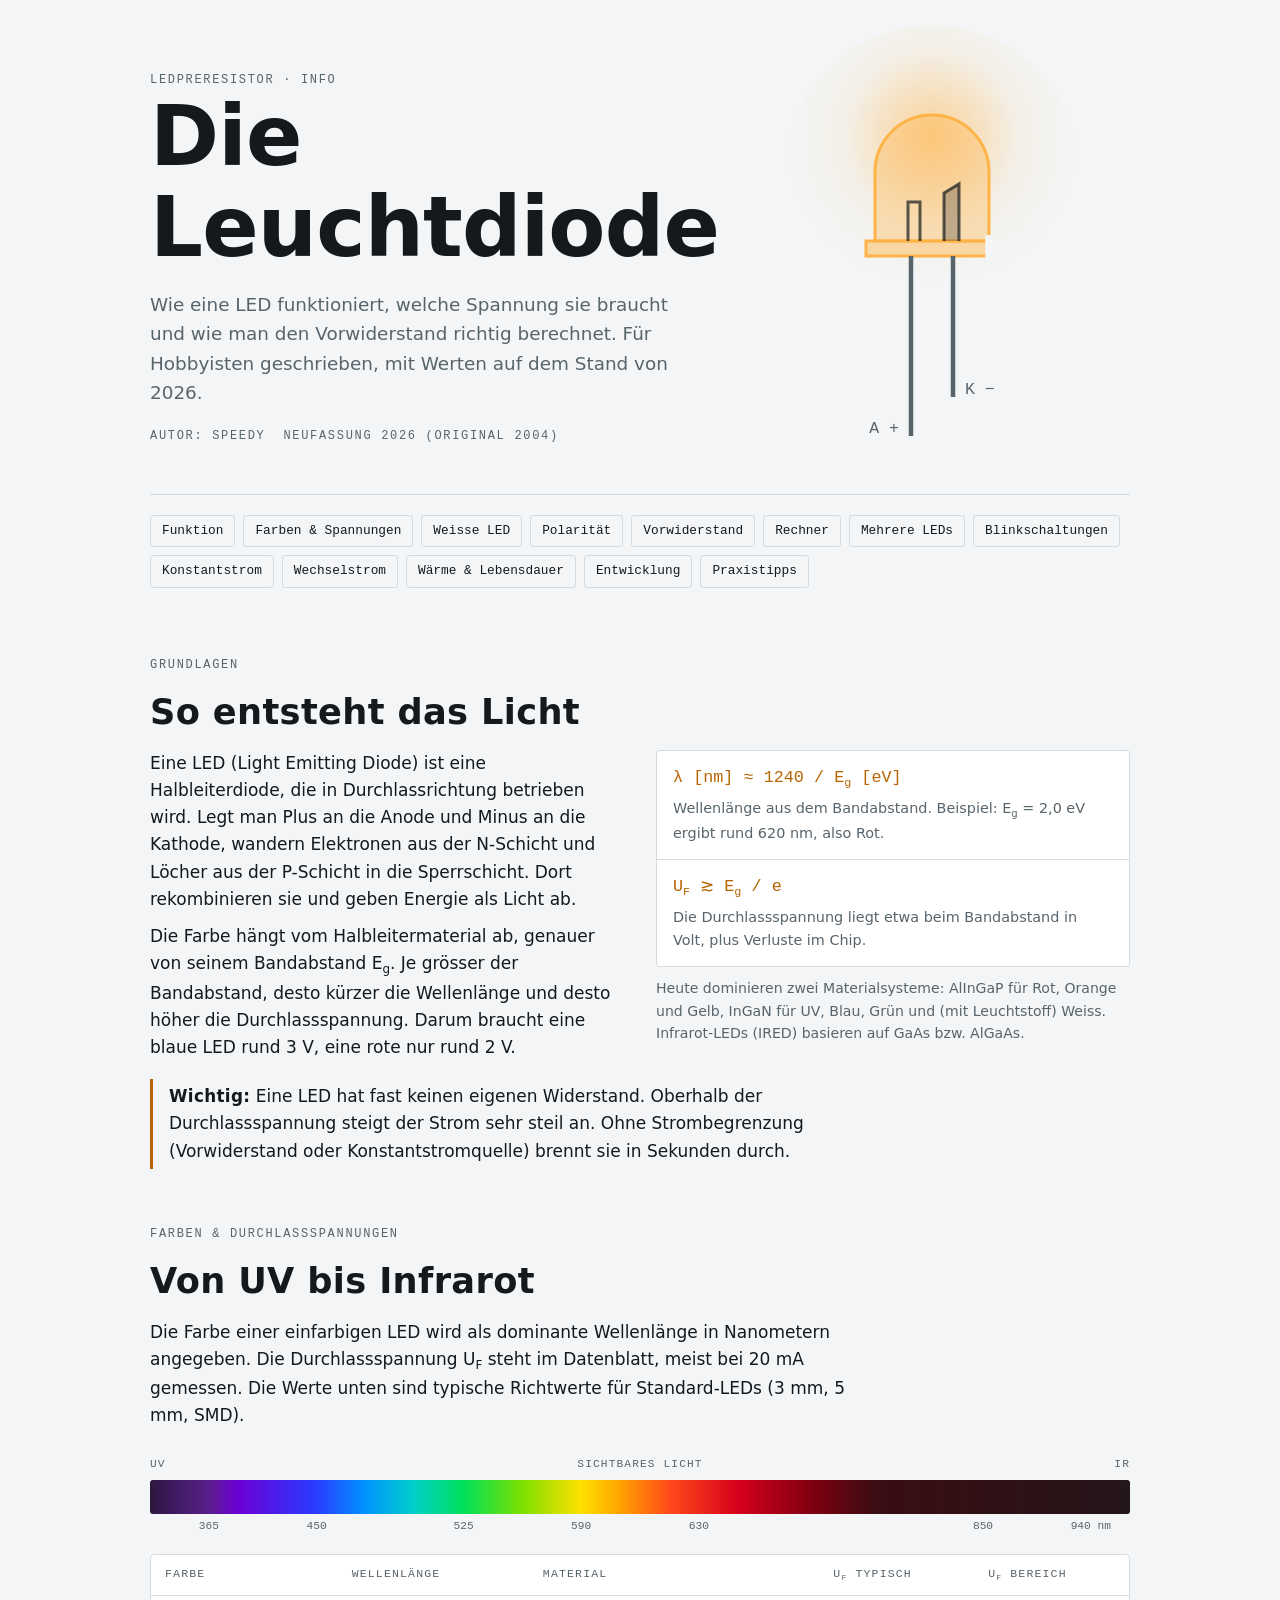
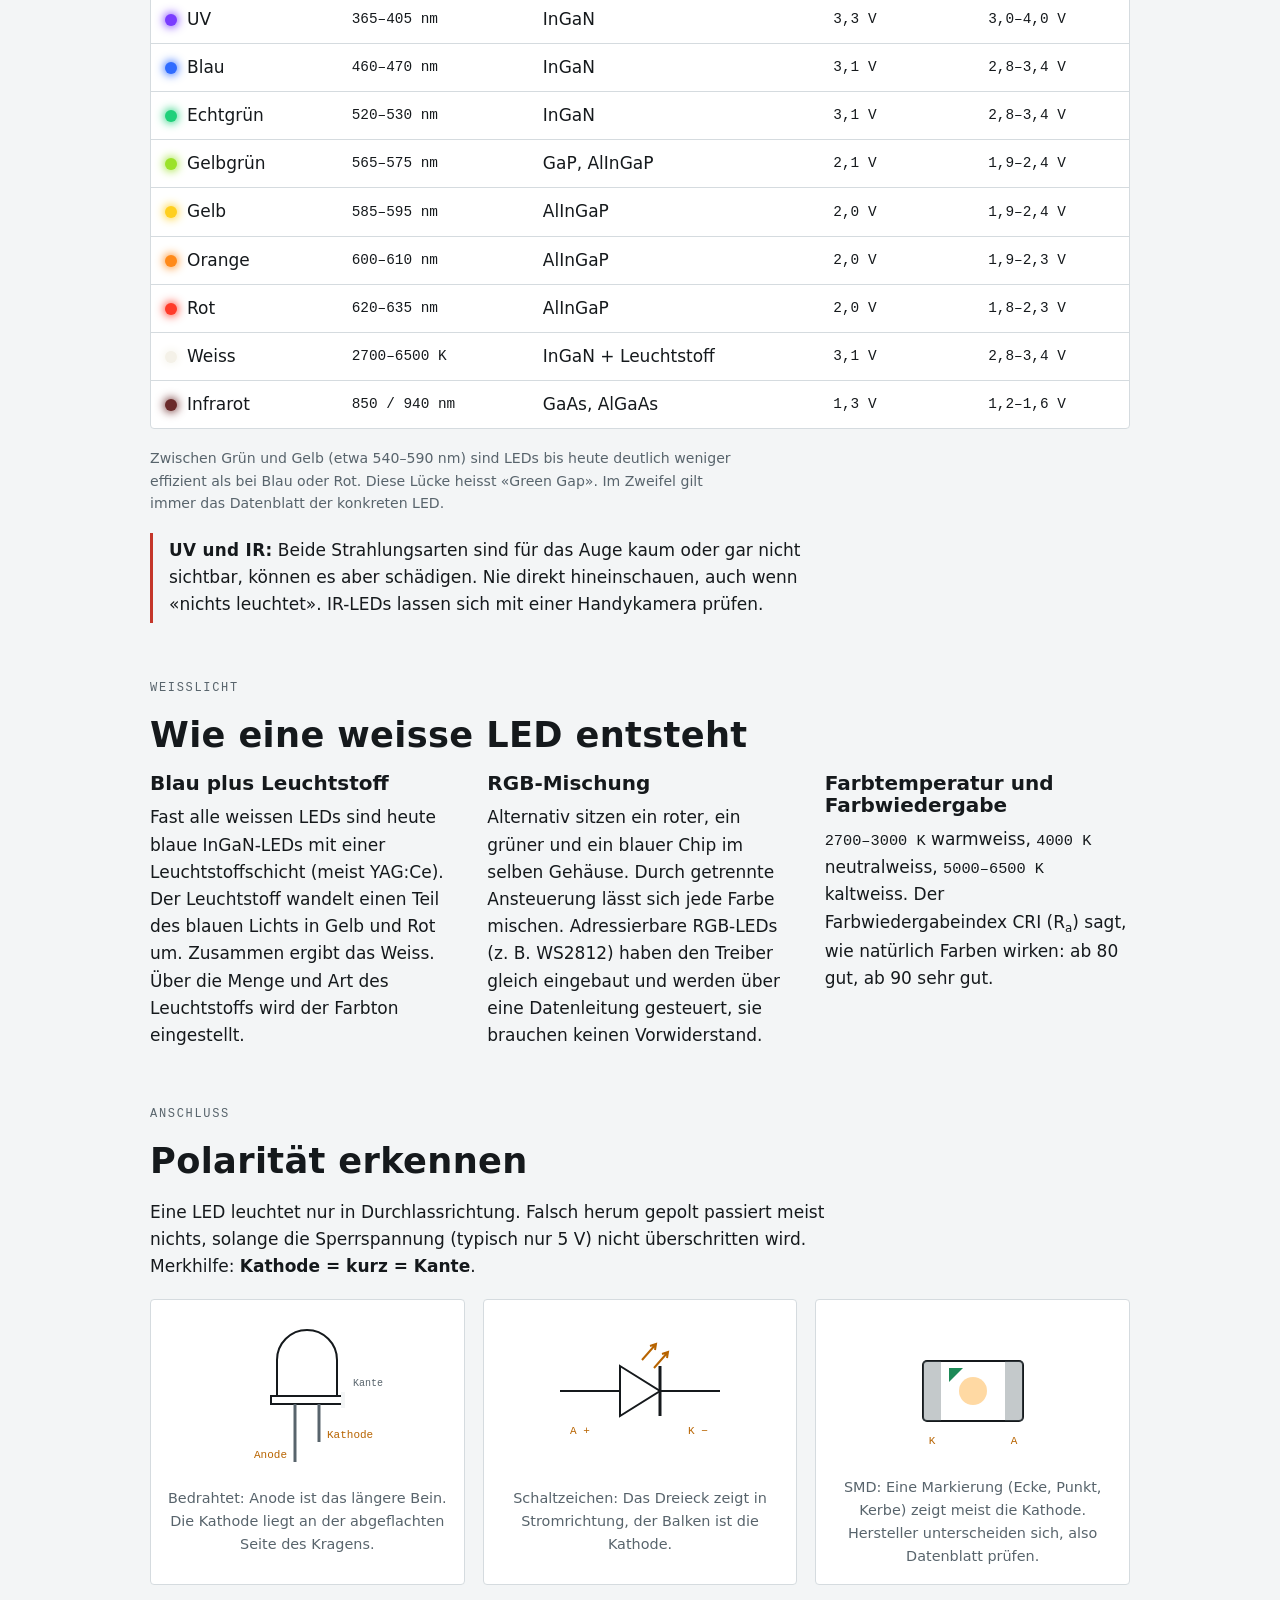
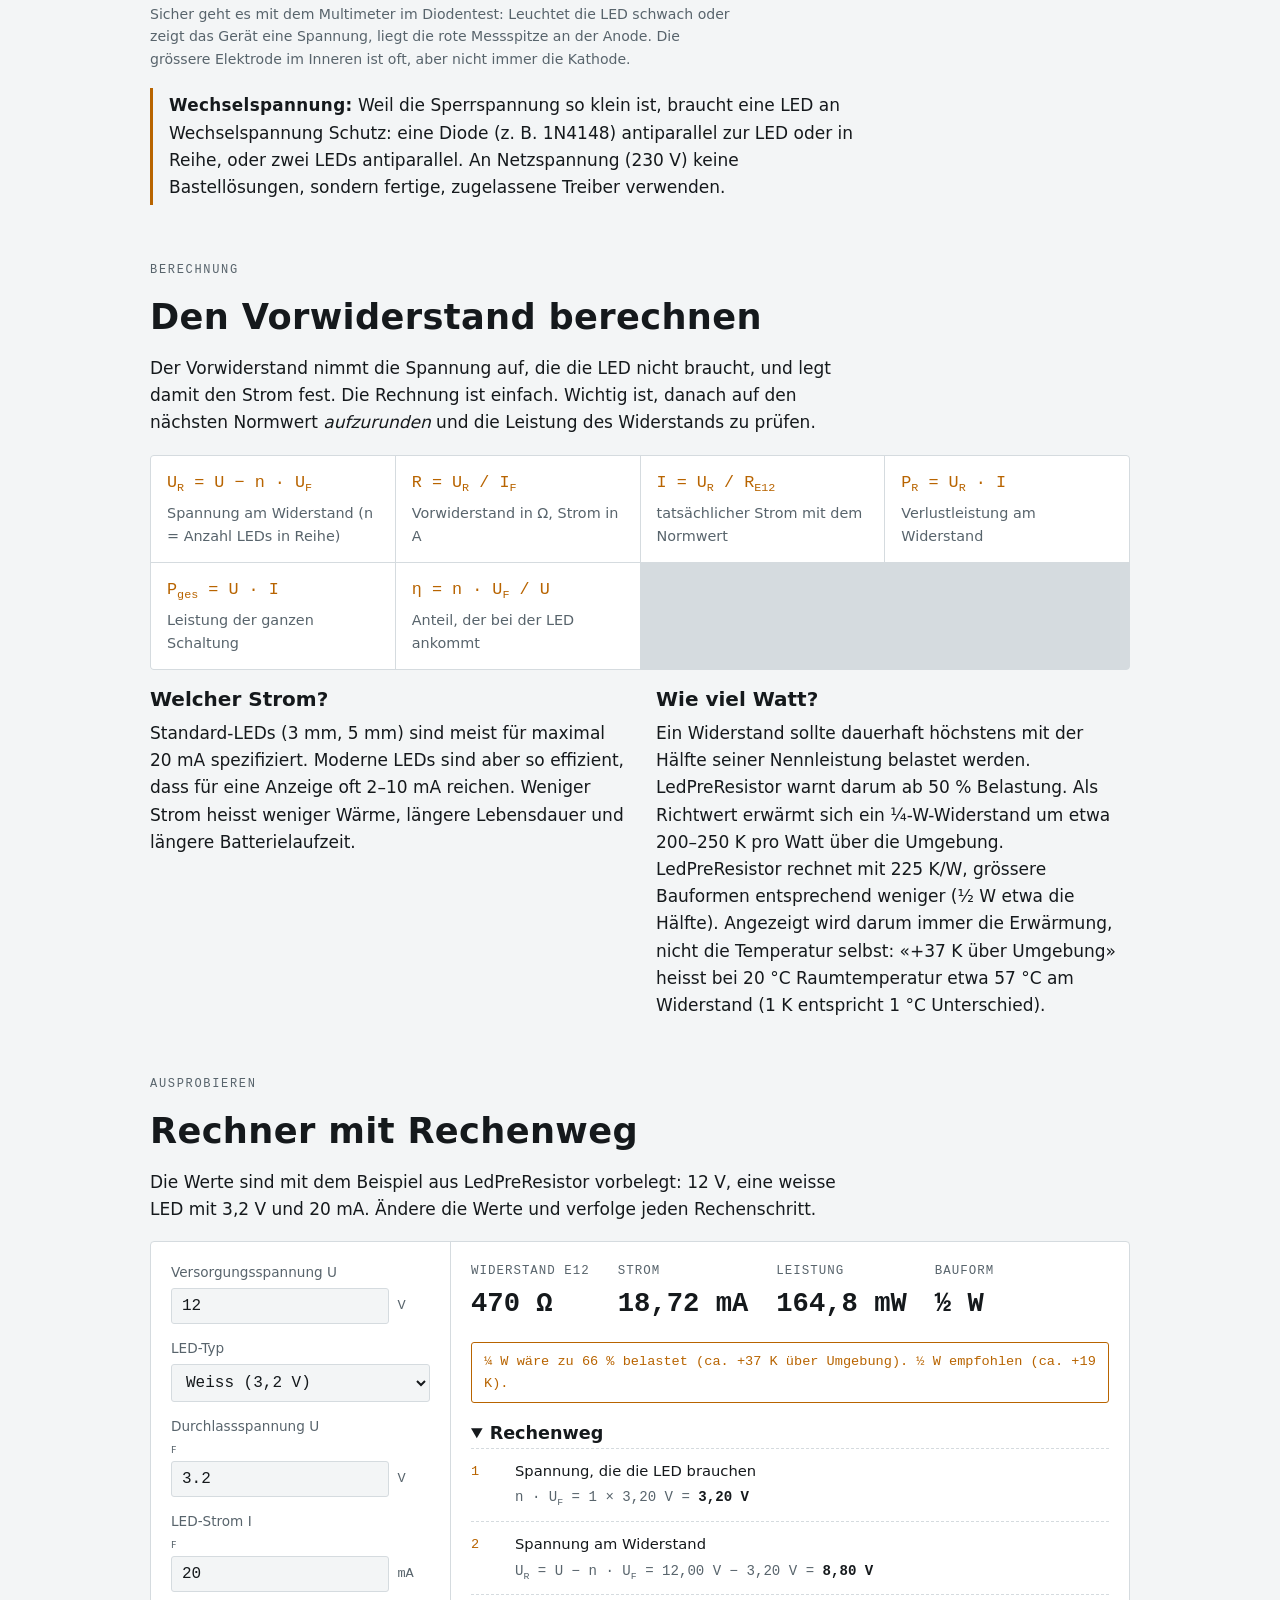
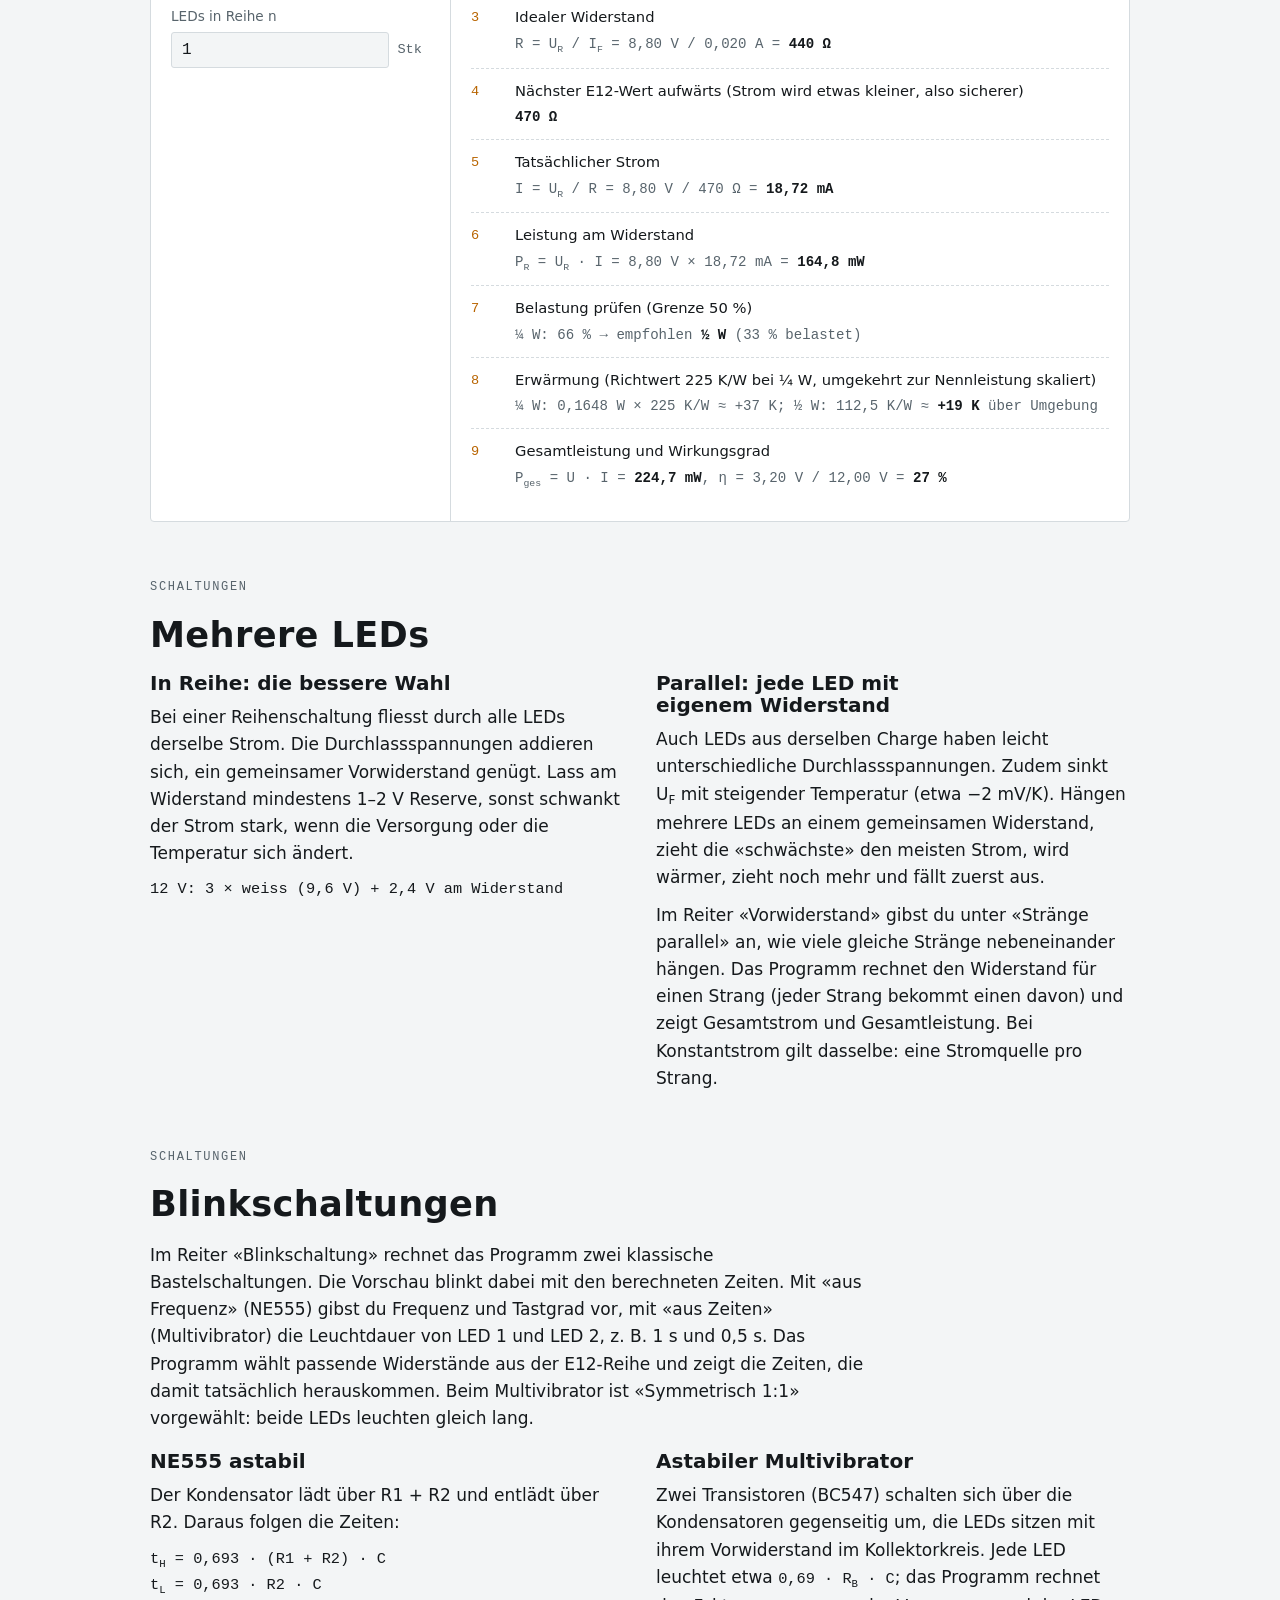
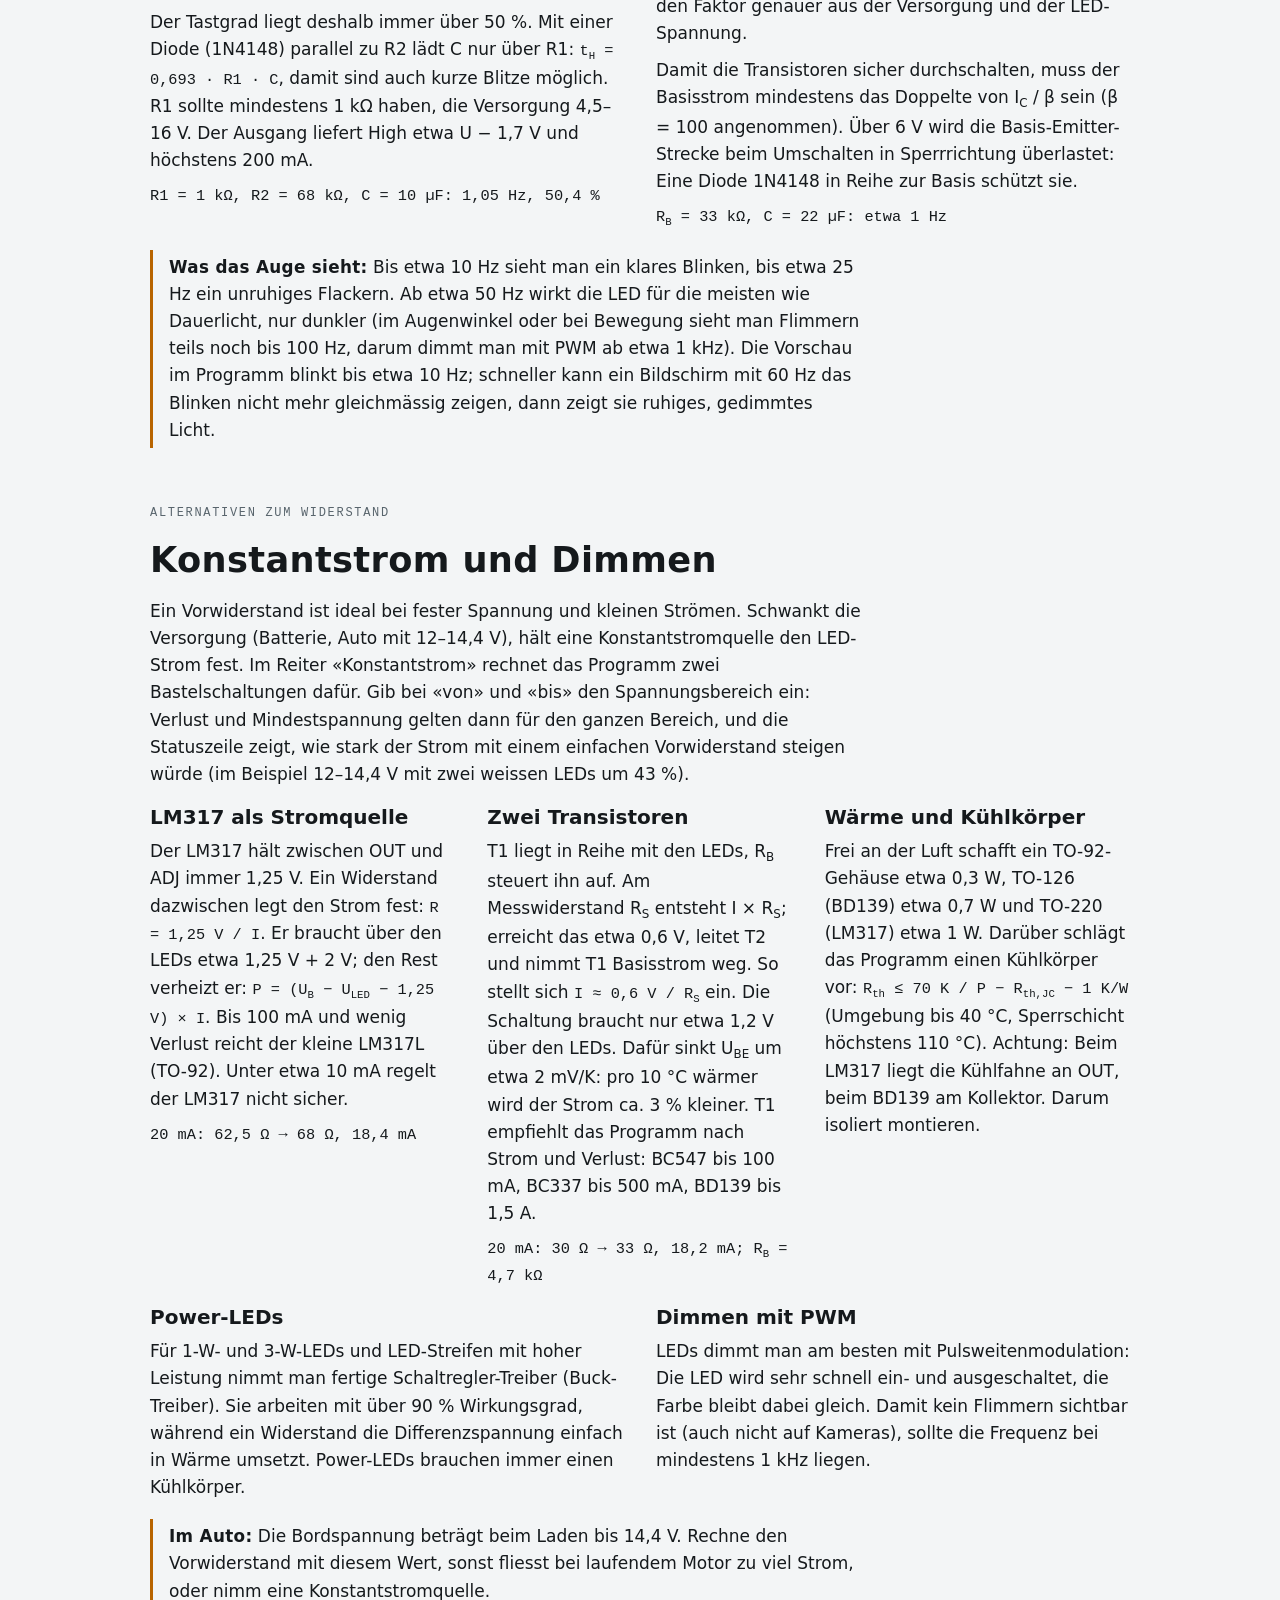
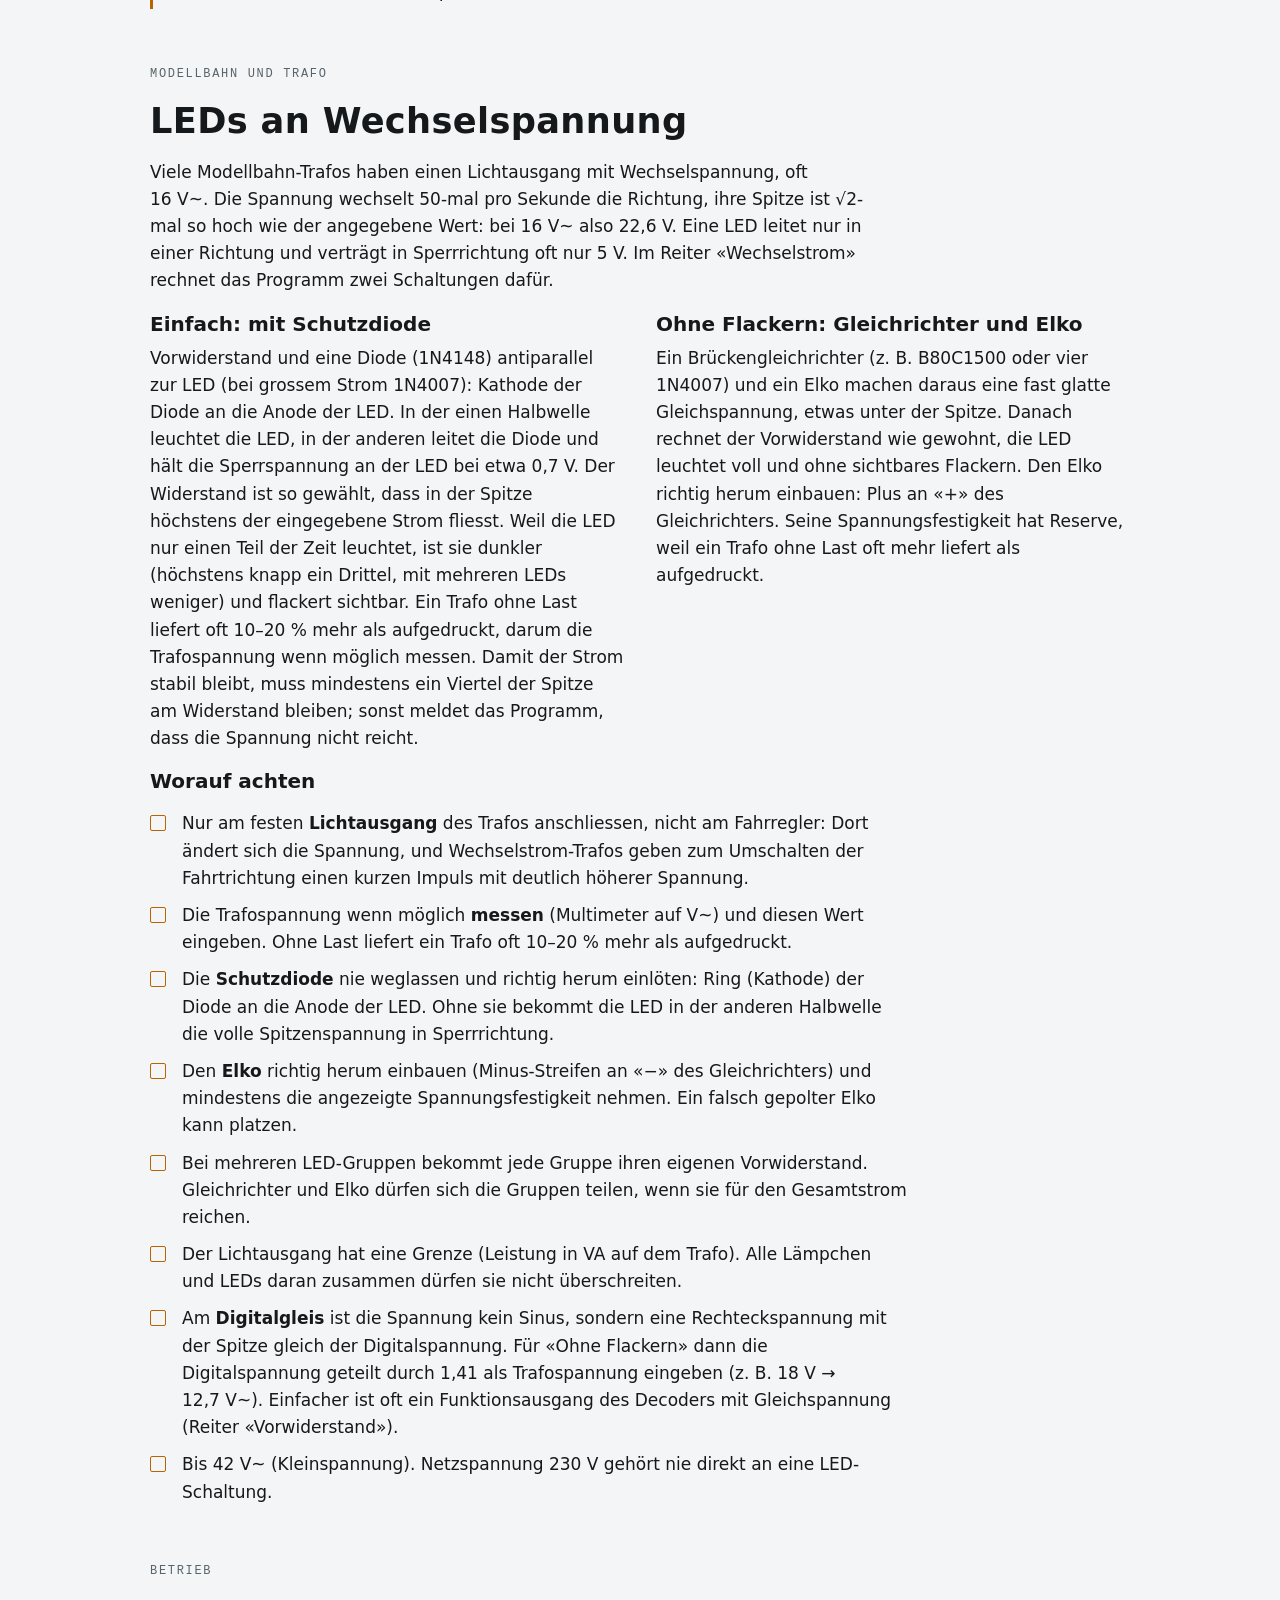
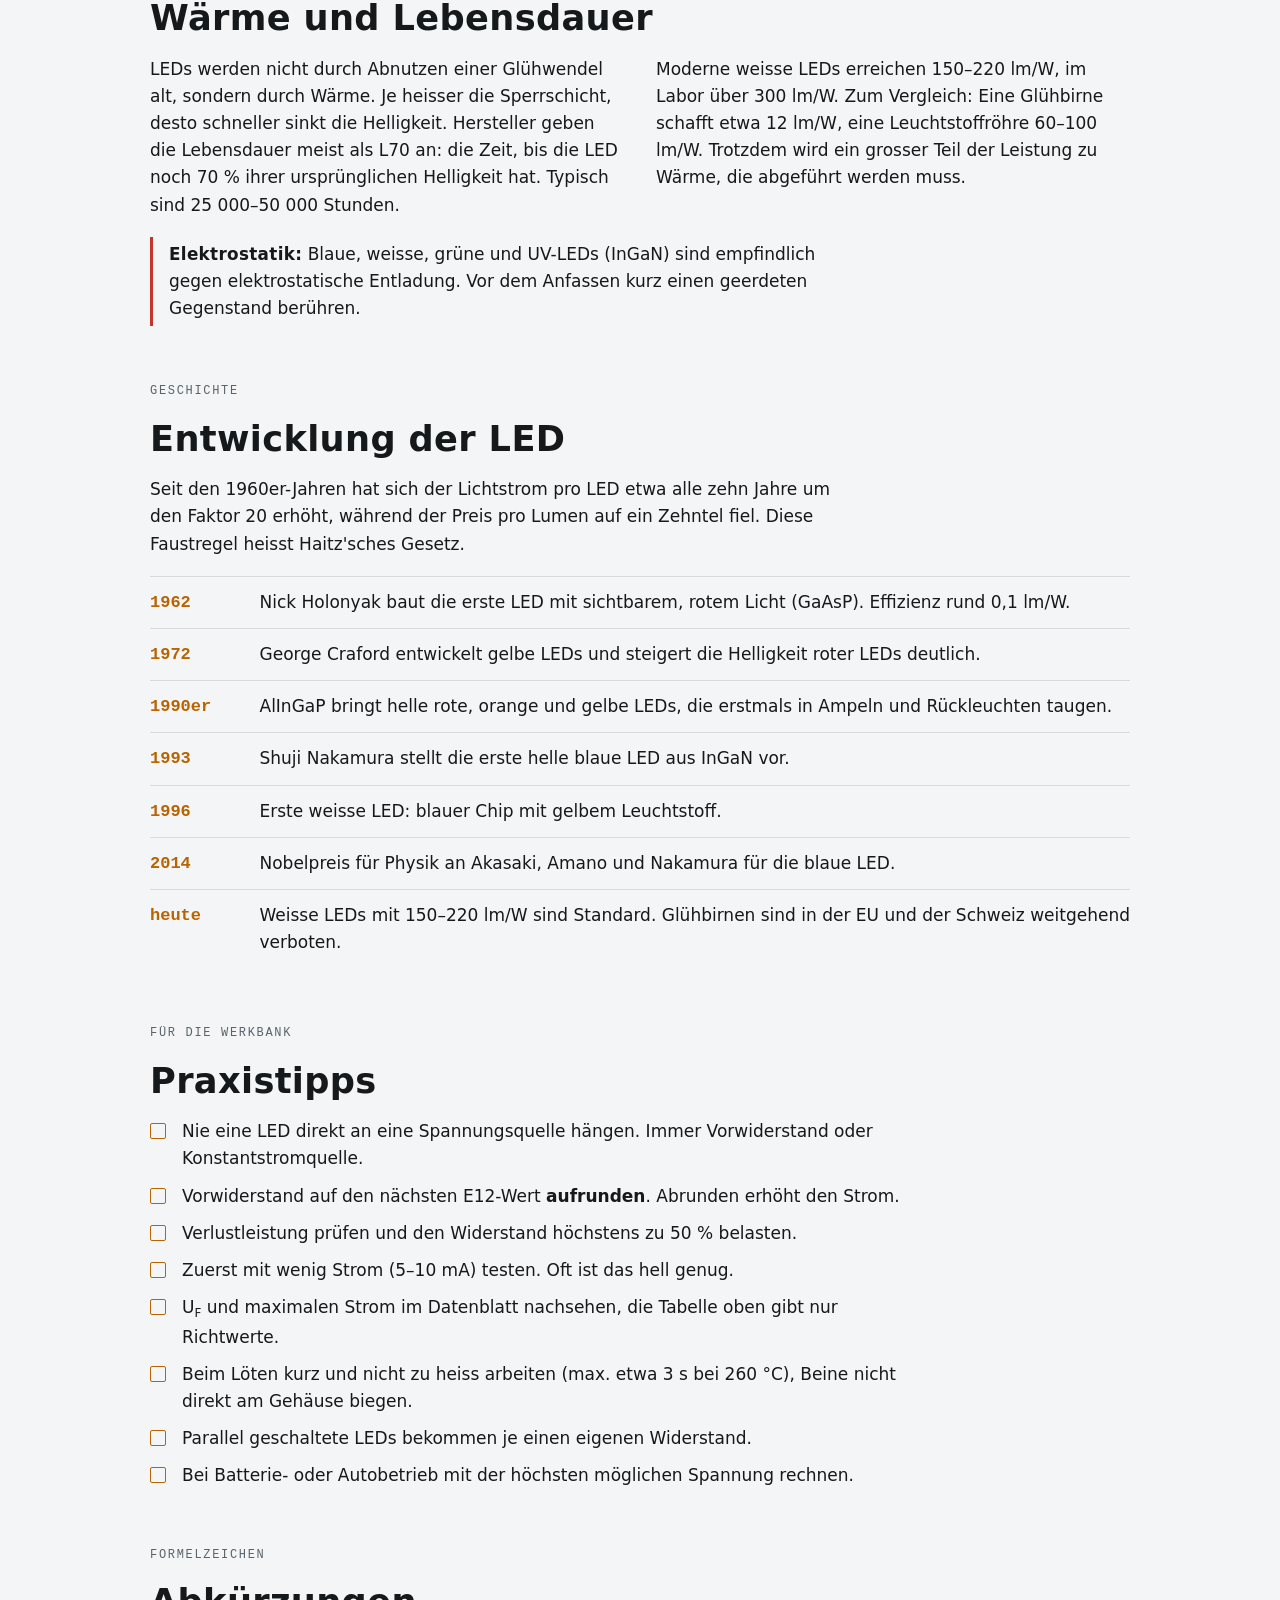
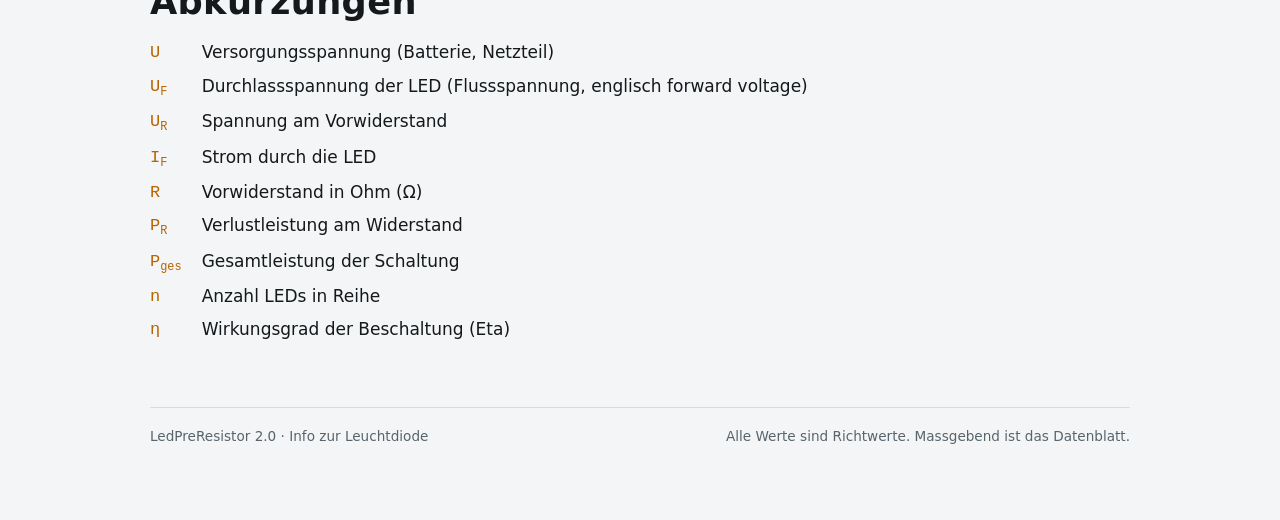
<file: src/info/led-info.html>
<!DOCTYPE html>
<html lang="de">
<head>
<meta charset="utf-8">
<meta name="viewport" content="width=device-width, initial-scale=1">
<title>Die Leuchtdiode</title>
<!-- LED-Info für LedPreResistor. Wird als Ressource in die EXE eingebunden
     und beim Öffnen im Standard-Browser angezeigt. Ohne Webschriften,
     damit die Seite auch offline gleich aussieht. -->
<style>
/* Layout: Laborbank. Schmale Lesespalte, Messwerte in Mono, das Spektrum als einziges Farbelement. */
:root {
  --bg: #111417;
  --panel: #181d21;
  --line: #2a3238;
  --fg: #e3e7e9;
  --muted: #98a3aa;
  --accent: #ffb347;          /* Bernstein: Anzeige-LED */
  --accent-ink: #1a1206;
  --ok: #5fd39a;
  --warn: #ffb347;
  --bad: #ff6b5e;
  --led: #ffb347;             /* aktuelle LED-Farbe, per Script gesetzt */
  --f-display: "Bahnschrift SemiCondensed", "Bahnschrift", "Arial Narrow", system-ui, sans-serif;
  --f-body: "Segoe UI", system-ui, sans-serif;
  --f-mono: Consolas, "Courier New", monospace;
  color-scheme: dark;
}
@media (prefers-color-scheme: light) {
  :root:not([data-theme="dark"]) {
    --bg: #f3f5f6; --panel: #ffffff; --line: #d5dbdf; --fg: #15191c; --muted: #58646c;
    --accent: #b86400; --accent-ink: #ffffff; --ok: #1d8a57; --warn: #b86400; --bad: #c4362a;
    color-scheme: light;
  }
}
:root[data-theme="light"] {
  --bg: #f3f5f6; --panel: #ffffff; --line: #d5dbdf; --fg: #15191c; --muted: #58646c;
  --accent: #b86400; --accent-ink: #ffffff; --ok: #1d8a57; --warn: #b86400; --bad: #c4362a;
  color-scheme: light;
}

* { box-sizing: border-box; }
body {
  background: var(--bg); color: var(--fg);
  font-family: var(--f-body); font-size: 17px; line-height: 1.6;
  padding-left: max(16px, env(safe-area-inset-left, 0px));
  padding-right: max(16px, env(safe-area-inset-right, 0px));
  padding-block: 0 64px;
}
.wrap { max-width: 980px; margin: 0 auto; }
h1, h2, h3 { font-family: var(--f-display); line-height: 1.1; text-wrap: balance; margin: 0; }
h2 { font-size: clamp(1.7rem, 3.4vw, 2.2rem); font-weight: 700; letter-spacing: .01em; }
h3 { font-size: 1.25rem; font-weight: 600; }
p { margin: 0; max-width: 66ch; }
a { color: var(--accent); }
.eyebrow { font-family: var(--f-mono); font-size: .75rem; letter-spacing: .14em; text-transform: uppercase; color: var(--muted); }
.mono, code { font-family: var(--f-mono); font-size: .9em; font-variant-numeric: tabular-nums; }
sub { font-size: .7em; }

/* Kopf */
header.hero { display: grid; grid-template-columns: minmax(0, 1.4fr) minmax(0, 1fr); gap: 32px; align-items: center; padding-block: 56px 40px; border-bottom: 1px solid var(--line); }
.hero h1 { font-size: clamp(2.8rem, 8vw, 5.2rem); font-weight: 700; letter-spacing: -.01em; }
.hero .lead { font-size: 1.15rem; color: var(--muted); margin-top: 16px; }
.hero .meta { margin-top: 20px; display: flex; flex-wrap: wrap; gap: 8px 18px; }
.ledfig { display: flex; justify-content: center; }
.ledfig svg { width: 100%; max-width: 300px; height: auto; overflow: visible; }
.glow { transition: fill .5s; }
@media (prefers-reduced-motion: no-preference) {
  .pulse { animation: pulse 3.2s ease-in-out infinite; }
  @keyframes pulse { 50% { opacity: .55; } }
}

nav.toc { display: flex; flex-wrap: wrap; gap: 8px; padding-block: 20px; }
nav.toc a { font-family: var(--f-mono); font-size: .8rem; text-decoration: none; color: var(--fg); border: 1px solid var(--line); padding: 5px 11px; border-radius: 3px; }
nav.toc a:hover, nav.toc a:focus-visible { border-color: var(--accent); color: var(--accent); outline: none; }

section { padding-block: 48px 8px; display: grid; gap: 18px; scroll-margin-top: 12px; }
.cols { display: grid; grid-template-columns: repeat(auto-fit, minmax(260px, 1fr)); gap: 18px 32px; }
.cols > * { min-width: 0; display: grid; gap: 10px; align-content: start; }

.note { border-left: 3px solid var(--accent); padding: 4px 0 4px 16px; color: var(--fg); max-width: 66ch; }
.note.bad { border-color: var(--bad); }
.note strong { font-family: var(--f-display); font-size: 1.05rem; letter-spacing: .02em; }

/* Spektrum */
.spectrum { position: relative; margin-top: 8px; }
.band { height: 34px; border-radius: 3px; background:
  linear-gradient(90deg,
    #2b1840 0%, #5a1e8c 6%,               /* UV */
    #6b00d6 9%, #2a3cff 17%, #0094ff 22%, #00d0c8 27%, #00e05a 32%, #7ee000 38%,
    #ffe100 44%, #ffa200 48%, #ff4a1a 53%, #d6001c 60%, #7a0010 68%,
    #3a0d12 74%, #24161a 100%);            /* IR */
}
.ticks { position: relative; height: 22px; font-family: var(--f-mono); font-size: .7rem; color: var(--muted); }
.ticks span { position: absolute; transform: translateX(-50%); top: 4px; white-space: nowrap; }
.zones { display: flex; justify-content: space-between; font-family: var(--f-mono); font-size: .7rem; color: var(--muted); letter-spacing: .1em; text-transform: uppercase; margin-bottom: 6px; }

.tablebox { overflow-x: auto; border: 1px solid var(--line); border-radius: 4px; background: var(--panel); }
table { border-collapse: collapse; width: 100%; min-width: 620px; font-variant-numeric: tabular-nums; }
th, td { text-align: left; padding: 10px 14px; border-bottom: 1px solid var(--line); vertical-align: middle; }
tr:last-child td { border-bottom: 0; }
th { font-family: var(--f-mono); font-size: .72rem; letter-spacing: .1em; text-transform: uppercase; color: var(--muted); font-weight: 400; }
td.num { font-family: var(--f-mono); font-size: .9rem; white-space: nowrap; }
.dot { display: inline-block; width: 12px; height: 12px; border-radius: 50%; margin-right: 10px; vertical-align: -1px; box-shadow: 0 0 10px 1px currentColor; }
.caption { font-size: .88rem; color: var(--muted); }

/* Formeln */
.formulas { display: grid; grid-template-columns: repeat(auto-fit, minmax(220px, 1fr)); gap: 1px; background: var(--line); border: 1px solid var(--line); border-radius: 4px; overflow: hidden; }
.formulas div { background: var(--panel); padding: 14px 16px; display: grid; gap: 4px; min-width: 0; }
.formulas .f { font-family: var(--f-mono); font-size: 1.05rem; color: var(--accent); }
.formulas .d { font-size: .9rem; color: var(--muted); }

/* Rechner */
.calc { display: grid; grid-template-columns: minmax(0, 300px) minmax(0, 1fr); gap: 0; border: 1px solid var(--line); border-radius: 4px; background: var(--panel); overflow: hidden; }
.inputs { padding: 20px; display: grid; gap: 14px; align-content: start; border-right: 1px solid var(--line); }
.inputs label { display: grid; gap: 4px; font-size: .85rem; color: var(--muted); }
.inputs input, .inputs select { font-family: var(--f-mono); font-size: 1rem; color: var(--fg); background: var(--bg); border: 1px solid var(--line); border-radius: 3px; padding: 8px 10px; width: 100%; }
.inputs input:focus-visible, .inputs select:focus-visible { outline: 2px solid var(--accent); outline-offset: 1px; }
.unitrow { display: grid; grid-template-columns: 1fr auto; align-items: center; gap: 8px; }
.unitrow span { font-family: var(--f-mono); color: var(--muted); width: 2.4em; }
.result { padding: 20px; display: grid; gap: 16px; align-content: start; min-width: 0; }
.readout { display: flex; flex-wrap: wrap; gap: 10px 28px; }
.readout div { display: grid; }
.readout .v { font-family: var(--f-mono); font-size: 1.7rem; font-weight: 600; font-variant-numeric: tabular-nums; }
.readout .k { font-size: .78rem; color: var(--muted); letter-spacing: .08em; text-transform: uppercase; font-family: var(--f-mono); }
.status { font-family: var(--f-mono); font-size: .85rem; padding: 8px 12px; border-radius: 3px; border: 1px solid currentColor; }
.status.ok { color: var(--ok); } .status.warn { color: var(--warn); } .status.bad { color: var(--bad); }
.steps { list-style: none; margin: 0; padding: 0; display: grid; gap: 0; counter-reset: s; }
.steps li { counter-increment: s; display: grid; grid-template-columns: 2em minmax(0, 1fr); gap: 4px 10px; padding: 10px 0; border-top: 1px dashed var(--line); }
.steps li::before { content: counter(s); font-family: var(--f-mono); color: var(--accent); font-size: .85rem; padding-top: 2px; }
.steps .t { font-size: .92rem; }
.steps .m { grid-column: 2; font-family: var(--f-mono); font-size: .88rem; color: var(--muted); overflow-wrap: anywhere; }
.steps .m b { color: var(--fg); font-weight: 600; }
details summary { cursor: pointer; font-family: var(--f-display); font-weight: 600; font-size: 1.1rem; }
details summary:focus-visible { outline: 2px solid var(--accent); outline-offset: 2px; }

/* Polarität */
.pol { display: grid; grid-template-columns: repeat(auto-fit, minmax(200px, 1fr)); gap: 18px; }
.pol figure { margin: 0; border: 1px solid var(--line); border-radius: 4px; padding: 16px; background: var(--panel); display: grid; gap: 10px; justify-items: center; }
.pol svg { width: 100%; max-width: 180px; height: auto; }
.pol figcaption { font-size: .9rem; color: var(--muted); text-align: center; }

/* Zeitleiste */
.timeline { list-style: none; margin: 0; padding: 0; display: grid; gap: 0; }
.timeline li { display: grid; grid-template-columns: 5.5em minmax(0, 1fr); gap: 16px; padding: 12px 0; border-top: 1px solid var(--line); }
.timeline .y { font-family: var(--f-mono); color: var(--accent); font-weight: 600; }

.check { list-style: none; padding: 0; margin: 0; display: grid; gap: 10px; max-width: 70ch; }
.check li { display: grid; grid-template-columns: 22px minmax(0, 1fr); gap: 10px; }
.check li::before { content: ""; width: 14px; height: 14px; margin-top: 5px; border: 1.5px solid var(--accent); border-radius: 2px; }

dl.gloss { display: grid; grid-template-columns: max-content minmax(0, 1fr); gap: 6px 20px; margin: 0; }
dl.gloss dt { font-family: var(--f-mono); color: var(--accent); }
dl.gloss dd { margin: 0; }

footer { margin-top: 56px; padding-top: 18px; border-top: 1px solid var(--line); color: var(--muted); font-size: .85rem; display: flex; flex-wrap: wrap; justify-content: space-between; gap: 8px; }

@media (max-width: 720px) {
  header.hero { grid-template-columns: 1fr; padding-block: 32px 28px; }
  .ledfig svg { max-width: 190px; }
  .calc { grid-template-columns: 1fr; }
  .inputs { border-right: 0; border-bottom: 1px solid var(--line); }
}
</style>
</head>
<body>
<div class="wrap">
<header class="hero">
  <div>
    <div class="eyebrow">LedPreResistor · Info</div>
    <h1>Die Leuchtdiode</h1>
    <p class="lead">Wie eine LED funktioniert, welche Spannung sie braucht und wie man den Vorwiderstand richtig berechnet. Für Hobbyisten geschrieben, mit Werten auf dem Stand von 2026.</p>
    <div class="meta">
      <span class="eyebrow">Autor: Speedy</span>
      <span class="eyebrow">Neufassung 2026 (Original 2004)</span>
    </div>
  </div>
  <div class="ledfig" aria-hidden="true">
    <svg viewBox="0 0 200 260">
      <defs>
        <radialGradient id="halo" cx="50%" cy="38%" r="50%">
          <stop offset="0%" stop-color="var(--led)" stop-opacity=".55"/>
          <stop offset="60%" stop-color="var(--led)" stop-opacity=".08"/>
          <stop offset="100%" stop-color="var(--led)" stop-opacity="0"/>
        </radialGradient>
      </defs>
      <circle class="pulse" cx="100" cy="72" r="98" fill="url(#halo)"/>
      <!-- Gehäuse: Kuppel + Kragen, Abflachung rechts = Kathode -->
      <path class="glow" d="M62 118 V72 a38 38 0 0 1 76 0 V118 Z" fill="var(--led)" fill-opacity=".35" stroke="var(--led)" stroke-width="2"/>
      <path d="M56 118 H138 V128 H56 Z" fill="var(--led)" fill-opacity=".45" stroke="var(--led)" stroke-width="2"/>
      <line x1="138" y1="114" x2="138" y2="132" stroke="var(--bg)" stroke-width="5"/>
      <!-- Elektroden innen -->
      <path d="M84 118 V92 h8 v26" fill="none" stroke="var(--fg)" stroke-opacity=".7" stroke-width="2"/>
      <path d="M108 118 V86 l10 -6 v38" fill="var(--fg)" fill-opacity=".25" stroke="var(--fg)" stroke-opacity=".7" stroke-width="2"/>
      <!-- Beine: Anode länger -->
      <line x1="86" y1="128" x2="86" y2="248" stroke="var(--muted)" stroke-width="3"/>
      <line x1="114" y1="128" x2="114" y2="222" stroke="var(--muted)" stroke-width="3"/>
      <text x="78" y="246" text-anchor="end" font-family="JetBrains Mono, monospace" font-size="11" fill="var(--muted)">A +</text>
      <text x="122" y="220" font-family="JetBrains Mono, monospace" font-size="11" fill="var(--muted)">K −</text>
    </svg>
  </div>
</header>

<nav class="toc" aria-label="Inhalt">
  <a href="#funktion">Funktion</a>
  <a href="#farben">Farben &amp; Spannungen</a>
  <a href="#weiss">Weisse LED</a>
  <a href="#polaritaet">Polarität</a>
  <a href="#berechnung">Vorwiderstand</a>
  <a href="#rechner">Rechner</a>
  <a href="#mehrere">Mehrere LEDs</a>
  <a href="#blinken">Blinkschaltungen</a>
  <a href="#konstantstrom">Konstantstrom</a>
  <a href="#wechselstrom">Wechselstrom</a>
  <a href="#waerme">Wärme &amp; Lebensdauer</a>
  <a href="#geschichte">Entwicklung</a>
  <a href="#tipps">Praxistipps</a>
</nav>

<section id="funktion">
  <div class="eyebrow">Grundlagen</div>
  <h2>So entsteht das Licht</h2>
  <div class="cols">
    <div>
      <p>Eine LED (Light Emitting Diode) ist eine Halbleiterdiode, die in Durchlassrichtung betrieben wird. Legt man Plus an die Anode und Minus an die Kathode, wandern Elektronen aus der N-Schicht und Löcher aus der P-Schicht in die Sperrschicht. Dort rekombinieren sie und geben Energie als Licht ab.</p>
      <p>Die Farbe hängt vom Halbleitermaterial ab, genauer von seinem Bandabstand E<sub>g</sub>. Je grösser der Bandabstand, desto kürzer die Wellenlänge und desto höher die Durchlassspannung. Darum braucht eine blaue LED rund 3 V, eine rote nur rund 2 V.</p>
    </div>
    <div>
      <div class="formulas" style="grid-template-columns:1fr">
        <div><span class="f">λ [nm] ≈ 1240 / E<sub>g</sub> [eV]</span><span class="d">Wellenlänge aus dem Bandabstand. Beispiel: E<sub>g</sub> = 2,0 eV ergibt rund 620 nm, also Rot.</span></div>
        <div><span class="f">U<sub>F</sub> ≳ E<sub>g</sub> / e</span><span class="d">Die Durchlassspannung liegt etwa beim Bandabstand in Volt, plus Verluste im Chip.</span></div>
      </div>
      <p class="caption">Heute dominieren zwei Materialsysteme: AlInGaP für Rot, Orange und Gelb, InGaN für UV, Blau, Grün und (mit Leuchtstoff) Weiss. Infrarot-LEDs (IRED) basieren auf GaAs bzw. AlGaAs.</p>
    </div>
  </div>
  <p class="note"><strong>Wichtig:</strong> Eine LED hat fast keinen eigenen Widerstand. Oberhalb der Durchlassspannung steigt der Strom sehr steil an. Ohne Strombegrenzung (Vorwiderstand oder Konstantstromquelle) brennt sie in Sekunden durch.</p>
</section>

<section id="farben">
  <div class="eyebrow">Farben &amp; Durchlassspannungen</div>
  <h2>Von UV bis Infrarot</h2>
  <p>Die Farbe einer einfarbigen LED wird als dominante Wellenlänge in Nanometern angegeben. Die Durchlassspannung U<sub>F</sub> steht im Datenblatt, meist bei 20 mA gemessen. Die Werte unten sind typische Richtwerte für Standard-LEDs (3 mm, 5 mm, SMD).</p>
  <div class="spectrum" aria-hidden="true">
    <div class="zones"><span>UV</span><span>sichtbares Licht</span><span>IR</span></div>
    <div class="band"></div>
    <div class="ticks">
      <span style="left:6%">365</span><span style="left:17%">450</span><span style="left:32%">525</span><span style="left:44%">590</span><span style="left:56%">630</span><span style="left:85%">850</span><span style="left:96%">940 nm</span>
    </div>
  </div>
  <div class="tablebox">
    <table>
      <thead><tr><th>Farbe</th><th>Wellenlänge</th><th>Material</th><th>U<sub>F</sub> typisch</th><th>U<sub>F</sub> Bereich</th></tr></thead>
      <tbody>
        <tr><td><span class="dot" style="color:#7a3cff;background:#7a3cff"></span>UV</td><td class="num">365–405 nm</td><td>InGaN</td><td class="num">3,3 V</td><td class="num">3,0–4,0 V</td></tr>
        <tr><td><span class="dot" style="color:#2f6bff;background:#2f6bff"></span>Blau</td><td class="num">460–470 nm</td><td>InGaN</td><td class="num">3,1 V</td><td class="num">2,8–3,4 V</td></tr>
        <tr><td><span class="dot" style="color:#20d07a;background:#20d07a"></span>Echtgrün</td><td class="num">520–530 nm</td><td>InGaN</td><td class="num">3,1 V</td><td class="num">2,8–3,4 V</td></tr>
        <tr><td><span class="dot" style="color:#9be22a;background:#9be22a"></span>Gelbgrün</td><td class="num">565–575 nm</td><td>GaP, AlInGaP</td><td class="num">2,1 V</td><td class="num">1,9–2,4 V</td></tr>
        <tr><td><span class="dot" style="color:#ffcf1f;background:#ffcf1f"></span>Gelb</td><td class="num">585–595 nm</td><td>AlInGaP</td><td class="num">2,0 V</td><td class="num">1,9–2,4 V</td></tr>
        <tr><td><span class="dot" style="color:#ff8a1a;background:#ff8a1a"></span>Orange</td><td class="num">600–610 nm</td><td>AlInGaP</td><td class="num">2,0 V</td><td class="num">1,9–2,3 V</td></tr>
        <tr><td><span class="dot" style="color:#ff3b2a;background:#ff3b2a"></span>Rot</td><td class="num">620–635 nm</td><td>AlInGaP</td><td class="num">2,0 V</td><td class="num">1,8–2,3 V</td></tr>
        <tr><td><span class="dot" style="color:#f4f1e8;background:#f4f1e8"></span>Weiss</td><td class="num">2700–6500 K</td><td>InGaN + Leuchtstoff</td><td class="num">3,1 V</td><td class="num">2,8–3,4 V</td></tr>
        <tr><td><span class="dot" style="color:#6a2a2a;background:#6a2a2a"></span>Infrarot</td><td class="num">850 / 940 nm</td><td>GaAs, AlGaAs</td><td class="num">1,3 V</td><td class="num">1,2–1,6 V</td></tr>
      </tbody>
    </table>
  </div>
  <p class="caption">Zwischen Grün und Gelb (etwa 540–590 nm) sind LEDs bis heute deutlich weniger effizient als bei Blau oder Rot. Diese Lücke heisst «Green Gap». Im Zweifel gilt immer das Datenblatt der konkreten LED.</p>
  <p class="note bad"><strong>UV und IR:</strong> Beide Strahlungsarten sind für das Auge kaum oder gar nicht sichtbar, können es aber schädigen. Nie direkt hineinschauen, auch wenn «nichts leuchtet». IR-LEDs lassen sich mit einer Handykamera prüfen.</p>
</section>

<section id="weiss">
  <div class="eyebrow">Weisslicht</div>
  <h2>Wie eine weisse LED entsteht</h2>
  <div class="cols">
    <div>
      <h3>Blau plus Leuchtstoff</h3>
      <p>Fast alle weissen LEDs sind heute blaue InGaN-LEDs mit einer Leuchtstoffschicht (meist YAG:Ce). Der Leuchtstoff wandelt einen Teil des blauen Lichts in Gelb und Rot um. Zusammen ergibt das Weiss. Über die Menge und Art des Leuchtstoffs wird der Farbton eingestellt.</p>
    </div>
    <div>
      <h3>RGB-Mischung</h3>
      <p>Alternativ sitzen ein roter, ein grüner und ein blauer Chip im selben Gehäuse. Durch getrennte Ansteuerung lässt sich jede Farbe mischen. Adressierbare RGB-LEDs (z. B. WS2812) haben den Treiber gleich eingebaut und werden über eine Datenleitung gesteuert, sie brauchen keinen Vorwiderstand.</p>
    </div>
    <div>
      <h3>Farbtemperatur und Farbwiedergabe</h3>
      <p><span class="mono">2700–3000 K</span> warmweiss, <span class="mono">4000 K</span> neutralweiss, <span class="mono">5000–6500 K</span> kaltweiss. Der Farbwiedergabeindex CRI (R<sub>a</sub>) sagt, wie natürlich Farben wirken: ab 80 gut, ab 90 sehr gut.</p>
    </div>
  </div>
</section>

<section id="polaritaet">
  <div class="eyebrow">Anschluss</div>
  <h2>Polarität erkennen</h2>
  <p>Eine LED leuchtet nur in Durchlassrichtung. Falsch herum gepolt passiert meist nichts, solange die Sperrspannung (typisch nur 5 V) nicht überschritten wird. Merkhilfe: <strong>Kathode = kurz = Kante</strong>.</p>
  <div class="pol">
    <figure>
      <svg viewBox="0 0 180 150" aria-label="Bedrahtete LED">
        <path d="M60 80 V44 a30 30 0 0 1 60 0 V80 Z" fill="none" stroke="var(--fg)" stroke-width="2"/>
        <path d="M54 80 H126 V88 H54 Z" fill="none" stroke="var(--fg)" stroke-width="2"/>
        <line x1="126" y1="76" x2="126" y2="92" stroke="var(--bg)" stroke-width="4"/>
        <line x1="78" y1="88" x2="78" y2="146" stroke="var(--muted)" stroke-width="3"/>
        <line x1="102" y1="88" x2="102" y2="126" stroke="var(--muted)" stroke-width="3"/>
        <text x="70" y="142" text-anchor="end" font-family="JetBrains Mono, monospace" font-size="11" fill="var(--accent)">Anode</text>
        <text x="110" y="122" font-family="JetBrains Mono, monospace" font-size="11" fill="var(--accent)">Kathode</text>
        <text x="136" y="70" font-family="JetBrains Mono, monospace" font-size="10" fill="var(--muted)">Kante</text>
      </svg>
      <figcaption>Bedrahtet: Anode ist das längere Bein. Die Kathode liegt an der abgeflachten Seite des Kragens.</figcaption>
    </figure>
    <figure>
      <svg viewBox="0 0 180 150" aria-label="Schaltzeichen">
        <line x1="10" y1="75" x2="70" y2="75" stroke="var(--fg)" stroke-width="2"/>
        <path d="M70 50 L110 75 L70 100 Z" fill="none" stroke="var(--fg)" stroke-width="2"/>
        <line x1="110" y1="50" x2="110" y2="100" stroke="var(--fg)" stroke-width="3"/>
        <line x1="110" y1="75" x2="170" y2="75" stroke="var(--fg)" stroke-width="2"/>
        <path d="M92 44 l14 -16 M100 30 l6 -2 -1 6 M104 52 l14 -16 M112 38 l6 -2 -1 6" fill="none" stroke="var(--accent)" stroke-width="2"/>
        <text x="20" y="118" font-family="JetBrains Mono, monospace" font-size="11" fill="var(--accent)">A +</text>
        <text x="138" y="118" font-family="JetBrains Mono, monospace" font-size="11" fill="var(--accent)">K −</text>
      </svg>
      <figcaption>Schaltzeichen: Das Dreieck zeigt in Stromrichtung, der Balken ist die Kathode.</figcaption>
    </figure>
    <figure>
      <svg viewBox="0 0 180 150" aria-label="SMD-LED">
        <rect x="40" y="45" width="100" height="60" rx="4" fill="none" stroke="var(--fg)" stroke-width="2"/>
        <rect x="40" y="45" width="18" height="60" fill="var(--muted)" fill-opacity=".35"/>
        <rect x="122" y="45" width="18" height="60" fill="var(--muted)" fill-opacity=".35"/>
        <path d="M66 52 h14 l-14 14 Z" fill="var(--ok)"/>
        <circle cx="90" cy="75" r="14" fill="var(--led)" fill-opacity=".5"/>
        <text x="49" y="128" text-anchor="middle" font-family="JetBrains Mono, monospace" font-size="11" fill="var(--accent)">K</text>
        <text x="131" y="128" text-anchor="middle" font-family="JetBrains Mono, monospace" font-size="11" fill="var(--accent)">A</text>
      </svg>
      <figcaption>SMD: Eine Markierung (Ecke, Punkt, Kerbe) zeigt meist die Kathode. Hersteller unterscheiden sich, also Datenblatt prüfen.</figcaption>
    </figure>
  </div>
  <p class="caption">Sicher geht es mit dem Multimeter im Diodentest: Leuchtet die LED schwach oder zeigt das Gerät eine Spannung, liegt die rote Messspitze an der Anode. Die grössere Elektrode im Inneren ist oft, aber nicht immer die Kathode.</p>
  <p class="note"><strong>Wechselspannung:</strong> Weil die Sperrspannung so klein ist, braucht eine LED an Wechselspannung Schutz: eine Diode (z. B. 1N4148) antiparallel zur LED oder in Reihe, oder zwei LEDs antiparallel. An Netzspannung (230 V) keine Bastellösungen, sondern fertige, zugelassene Treiber verwenden.</p>
</section>

<section id="berechnung">
  <div class="eyebrow">Berechnung</div>
  <h2>Den Vorwiderstand berechnen</h2>
  <p>Der Vorwiderstand nimmt die Spannung auf, die die LED nicht braucht, und legt damit den Strom fest. Die Rechnung ist einfach. Wichtig ist, danach auf den nächsten Normwert <em>aufzurunden</em> und die Leistung des Widerstands zu prüfen.</p>
  <div class="formulas">
    <div><span class="f">U<sub>R</sub> = U − n · U<sub>F</sub></span><span class="d">Spannung am Widerstand (n = Anzahl LEDs in Reihe)</span></div>
    <div><span class="f">R = U<sub>R</sub> / I<sub>F</sub></span><span class="d">Vorwiderstand in Ω, Strom in A</span></div>
    <div><span class="f">I = U<sub>R</sub> / R<sub>E12</sub></span><span class="d">tatsächlicher Strom mit dem Normwert</span></div>
    <div><span class="f">P<sub>R</sub> = U<sub>R</sub> · I</span><span class="d">Verlustleistung am Widerstand</span></div>
    <div><span class="f">P<sub>ges</sub> = U · I</span><span class="d">Leistung der ganzen Schaltung</span></div>
    <div><span class="f">η = n · U<sub>F</sub> / U</span><span class="d">Anteil, der bei der LED ankommt</span></div>
  </div>
  <div class="cols">
    <div>
      <h3>Welcher Strom?</h3>
      <p>Standard-LEDs (3 mm, 5 mm) sind meist für maximal 20 mA spezifiziert. Moderne LEDs sind aber so effizient, dass für eine Anzeige oft 2–10 mA reichen. Weniger Strom heisst weniger Wärme, längere Lebensdauer und längere Batterielaufzeit.</p>
    </div>
    <div>
      <h3>Wie viel Watt?</h3>
      <p>Ein Widerstand sollte dauerhaft höchstens mit der Hälfte seiner Nennleistung belastet werden. LedPreResistor warnt darum ab 50 % Belastung. Als Richtwert erwärmt sich ein ¼-W-Widerstand um etwa 200–250 K pro Watt über die Umgebung. LedPreResistor rechnet mit 225 K/W, grössere Bauformen entsprechend weniger (½ W etwa die Hälfte). Angezeigt wird darum immer die Erwärmung, nicht die Temperatur selbst: «+37 K über Umgebung» heisst bei 20 °C Raumtemperatur etwa 57 °C am Widerstand (1 K entspricht 1 °C Unterschied).</p>
    </div>
  </div>
</section>

<section id="rechner">
  <div class="eyebrow">Ausprobieren</div>
  <h2>Rechner mit Rechenweg</h2>
  <p>Die Werte sind mit dem Beispiel aus LedPreResistor vorbelegt: 12 V, eine weisse LED mit 3,2 V und 20 mA. Ändere die Werte und verfolge jeden Rechenschritt.</p>
  <div class="calc">
    <form class="inputs" id="calcForm" autocomplete="off">
      <label for="inU">Versorgungsspannung U
        <span class="unitrow"><input id="inU" type="number" step="0.1" min="0" max="60" value="12"><span>V</span></span>
      </label>
      <label for="inType">LED-Typ
        <select id="inType">
          <option value="1.3|#b04040">Infrarot (1,3 V)</option>
          <option value="2.0|#ff3b2a">Rot (2,0 V)</option>
          <option value="2.0|#ff8a1a">Orange (2,0 V)</option>
          <option value="2.0|#ffcf1f">Gelb (2,0 V)</option>
          <option value="2.1|#9be22a">Gelbgrün (2,1 V)</option>
          <option value="3.1|#20d07a">Echtgrün (3,1 V)</option>
          <option value="3.1|#2f6bff">Blau (3,1 V)</option>
          <option value="3.2|#f4f1e8" selected>Weiss (3,2 V)</option>
          <option value="3.3|#7a3cff">UV (3,3 V)</option>
        </select>
      </label>
      <label for="inUf">Durchlassspannung U<sub>F</sub>
        <span class="unitrow"><input id="inUf" type="number" step="0.05" min="0" value="3.2"><span>V</span></span>
      </label>
      <label for="inI">LED-Strom I<sub>F</sub>
        <span class="unitrow"><input id="inI" type="number" step="1" min="0" value="20"><span>mA</span></span>
      </label>
      <label for="inN">LEDs in Reihe n
        <span class="unitrow"><input id="inN" type="number" step="1" min="1" max="30" value="1"><span>Stk</span></span>
      </label>
    </form>
    <div class="result" aria-live="polite">
      <div class="readout">
        <div><span class="k">Widerstand E12</span><span class="v" id="oR">470 Ω</span></div>
        <div><span class="k">Strom</span><span class="v" id="oI">18,72 mA</span></div>
        <div><span class="k">Leistung</span><span class="v" id="oP">164,8 mW</span></div>
        <div><span class="k">Bauform</span><span class="v" id="oW">½ W</span></div>
      </div>
      <div class="status warn" id="oStatus">¼ W wäre zu 66 % belastet. ½ W empfohlen.</div>
      <details open>
        <summary>Rechenweg</summary>
        <ol class="steps" id="steps"></ol>
      </details>
    </div>
  </div>
</section>

<section id="mehrere">
  <div class="eyebrow">Schaltungen</div>
  <h2>Mehrere LEDs</h2>
  <div class="cols">
    <div>
      <h3>In Reihe: die bessere Wahl</h3>
      <p>Bei einer Reihenschaltung fliesst durch alle LEDs derselbe Strom. Die Durchlassspannungen addieren sich, ein gemeinsamer Vorwiderstand genügt. Lass am Widerstand mindestens 1–2 V Reserve, sonst schwankt der Strom stark, wenn die Versorgung oder die Temperatur sich ändert.</p>
      <p class="mono">12 V: 3 × weiss (9,6 V) + 2,4 V am Widerstand</p>
    </div>
    <div>
      <h3>Parallel: jede LED mit eigenem Widerstand</h3>
      <p>Auch LEDs aus derselben Charge haben leicht unterschiedliche Durchlassspannungen. Zudem sinkt U<sub>F</sub> mit steigender Temperatur (etwa −2 mV/K). Hängen mehrere LEDs an einem gemeinsamen Widerstand, zieht die «schwächste» den meisten Strom, wird wärmer, zieht noch mehr und fällt zuerst aus.</p>
      <p>Im Reiter «Vorwiderstand» gibst du unter «Stränge parallel» an, wie viele gleiche Stränge nebeneinander hängen. Das Programm rechnet den Widerstand für einen Strang (jeder Strang bekommt einen davon) und zeigt Gesamtstrom und Gesamtleistung. Bei Konstantstrom gilt dasselbe: eine Stromquelle pro Strang.</p>
    </div>
  </div>
</section>

<section id="blinken">
  <div class="eyebrow">Schaltungen</div>
  <h2>Blinkschaltungen</h2>
  <p>Im Reiter «Blinkschaltung» rechnet das Programm zwei klassische Bastelschaltungen. Die Vorschau blinkt dabei mit den berechneten Zeiten. Mit «aus Frequenz» (NE555) gibst du Frequenz und Tastgrad vor, mit «aus Zeiten» (Multivibrator) die Leuchtdauer von LED 1 und LED 2, z. B. 1 s und 0,5 s. Das Programm wählt passende Widerstände aus der E12-Reihe und zeigt die Zeiten, die damit tatsächlich herauskommen. Beim Multivibrator ist «Symmetrisch 1:1» vorgewählt: beide LEDs leuchten gleich lang.</p>
  <div class="cols">
    <div>
      <h3>NE555 astabil</h3>
      <p>Der Kondensator lädt über R1 + R2 und entlädt über R2. Daraus folgen die Zeiten:</p>
      <p class="mono">t<sub>H</sub> = 0,693 · (R1 + R2) · C<br>t<sub>L</sub> = 0,693 · R2 · C</p>
      <p>Der Tastgrad liegt deshalb immer über 50 %. Mit einer Diode (1N4148) parallel zu R2 lädt C nur über R1: <span class="mono">t<sub>H</sub> = 0,693 · R1 · C</span>, damit sind auch kurze Blitze möglich. R1 sollte mindestens 1 kΩ haben, die Versorgung 4,5–16 V. Der Ausgang liefert High etwa U − 1,7 V und höchstens 200 mA.</p>
      <p class="mono">R1 = 1 kΩ, R2 = 68 kΩ, C = 10 µF: 1,05 Hz, 50,4 %</p>
    </div>
    <div>
      <h3>Astabiler Multivibrator</h3>
      <p>Zwei Transistoren (BC547) schalten sich über die Kondensatoren gegenseitig um, die LEDs sitzen mit ihrem Vorwiderstand im Kollektorkreis. Jede LED leuchtet etwa <span class="mono">0,69 · R<sub>B</sub> · C</span>; das Programm rechnet den Faktor genauer aus der Versorgung und der LED-Spannung.</p>
      <p>Damit die Transistoren sicher durchschalten, muss der Basisstrom mindestens das Doppelte von I<sub>C</sub> / β sein (β = 100 angenommen). Über 6 V wird die Basis-Emitter-Strecke beim Umschalten in Sperrrichtung überlastet: Eine Diode 1N4148 in Reihe zur Basis schützt sie.</p>
      <p class="mono">R<sub>B</sub> = 33 kΩ, C = 22 µF: etwa 1 Hz</p>
    </div>
  </div>
  <p class="note"><strong>Was das Auge sieht:</strong> Bis etwa 10 Hz sieht man ein klares Blinken, bis etwa 25 Hz ein unruhiges Flackern. Ab etwa 50 Hz wirkt die LED für die meisten wie Dauerlicht, nur dunkler (im Augenwinkel oder bei Bewegung sieht man Flimmern teils noch bis 100 Hz, darum dimmt man mit PWM ab etwa 1 kHz). Die Vorschau im Programm blinkt bis etwa 10 Hz; schneller kann ein Bildschirm mit 60 Hz das Blinken nicht mehr gleichmässig zeigen, dann zeigt sie ruhiges, gedimmtes Licht.</p>
</section>

<section id="konstantstrom">
  <div class="eyebrow">Alternativen zum Widerstand</div>
  <h2>Konstantstrom und Dimmen</h2>
  <p>Ein Vorwiderstand ist ideal bei fester Spannung und kleinen Strömen. Schwankt die Versorgung (Batterie, Auto mit 12–14,4 V), hält eine Konstantstromquelle den LED-Strom fest. Im Reiter «Konstantstrom» rechnet das Programm zwei Bastelschaltungen dafür. Gib bei «von» und «bis» den Spannungsbereich ein: Verlust und Mindestspannung gelten dann für den ganzen Bereich, und die Statuszeile zeigt, wie stark der Strom mit einem einfachen Vorwiderstand steigen würde (im Beispiel 12–14,4 V mit zwei weissen LEDs um 43 %).</p>
  <div class="cols">
    <div>
      <h3>LM317 als Stromquelle</h3>
      <p>Der LM317 hält zwischen OUT und ADJ immer 1,25 V. Ein Widerstand dazwischen legt den Strom fest: <span class="mono">R = 1,25 V / I</span>. Er braucht über den LEDs etwa 1,25 V + 2 V; den Rest verheizt er: <span class="mono">P = (U<sub>B</sub> − U<sub>LED</sub> − 1,25 V) × I</span>. Bis 100 mA und wenig Verlust reicht der kleine LM317L (TO-92). Unter etwa 10 mA regelt der LM317 nicht sicher.</p>
      <p class="mono">20 mA: 62,5 Ω → 68 Ω, 18,4 mA</p>
    </div>
    <div>
      <h3>Zwei Transistoren</h3>
      <p>T1 liegt in Reihe mit den LEDs, R<sub>B</sub> steuert ihn auf. Am Messwiderstand R<sub>S</sub> entsteht I × R<sub>S</sub>; erreicht das etwa 0,6 V, leitet T2 und nimmt T1 Basisstrom weg. So stellt sich <span class="mono">I ≈ 0,6 V / R<sub>S</sub></span> ein. Die Schaltung braucht nur etwa 1,2 V über den LEDs. Dafür sinkt U<sub>BE</sub> um etwa 2 mV/K: pro 10 °C wärmer wird der Strom ca. 3 % kleiner. T1 empfiehlt das Programm nach Strom und Verlust: BC547 bis 100 mA, BC337 bis 500 mA, BD139 bis 1,5 A.</p>
      <p class="mono">20 mA: 30 Ω → 33 Ω, 18,2 mA; R<sub>B</sub> = 4,7 kΩ</p>
    </div>
    <div>
      <h3>Wärme und Kühlkörper</h3>
      <p>Frei an der Luft schafft ein TO-92-Gehäuse etwa 0,3 W, TO-126 (BD139) etwa 0,7 W und TO-220 (LM317) etwa 1 W. Darüber schlägt das Programm einen Kühlkörper vor: <span class="mono">R<sub>th</sub> ≤ 70 K / P − R<sub>th,JC</sub> − 1 K/W</span> (Umgebung bis 40 °C, Sperrschicht höchstens 110 °C). Achtung: Beim LM317 liegt die Kühlfahne an OUT, beim BD139 am Kollektor. Darum isoliert montieren.</p>
    </div>
  </div>
  <div class="cols">
    <div>
      <h3>Power-LEDs</h3>
      <p>Für 1-W- und 3-W-LEDs und LED-Streifen mit hoher Leistung nimmt man fertige Schaltregler-Treiber (Buck-Treiber). Sie arbeiten mit über 90 % Wirkungsgrad, während ein Widerstand die Differenzspannung einfach in Wärme umsetzt. Power-LEDs brauchen immer einen Kühlkörper.</p>
    </div>
    <div>
      <h3>Dimmen mit PWM</h3>
      <p>LEDs dimmt man am besten mit Pulsweitenmodulation: Die LED wird sehr schnell ein- und ausgeschaltet, die Farbe bleibt dabei gleich. Damit kein Flimmern sichtbar ist (auch nicht auf Kameras), sollte die Frequenz bei mindestens 1 kHz liegen.</p>
    </div>
  </div>
  <p class="note"><strong>Im Auto:</strong> Die Bordspannung beträgt beim Laden bis 14,4 V. Rechne den Vorwiderstand mit diesem Wert, sonst fliesst bei laufendem Motor zu viel Strom, oder nimm eine Konstantstromquelle.</p>
</section>

<section id="wechselstrom">
  <div class="eyebrow">Modellbahn und Trafo</div>
  <h2>LEDs an Wechselspannung</h2>
  <p>Viele Modellbahn-Trafos haben einen Lichtausgang mit Wechselspannung, oft 16&nbsp;V~. Die Spannung wechselt 50-mal pro Sekunde die Richtung, ihre Spitze ist √2-mal so hoch wie der angegebene Wert: bei 16&nbsp;V~ also 22,6&nbsp;V. Eine LED leitet nur in einer Richtung und verträgt in Sperrrichtung oft nur 5&nbsp;V. Im Reiter «Wechselstrom» rechnet das Programm zwei Schaltungen dafür.</p>
  <div class="cols">
    <div>
      <h3>Einfach: mit Schutzdiode</h3>
      <p>Vorwiderstand und eine Diode (1N4148) antiparallel zur LED (bei grossem Strom 1N4007): Kathode der Diode an die Anode der LED. In der einen Halbwelle leuchtet die LED, in der anderen leitet die Diode und hält die Sperrspannung an der LED bei etwa 0,7&nbsp;V. Der Widerstand ist so gewählt, dass in der Spitze höchstens der eingegebene Strom fliesst. Weil die LED nur einen Teil der Zeit leuchtet, ist sie dunkler (höchstens knapp ein Drittel, mit mehreren LEDs weniger) und flackert sichtbar. Ein Trafo ohne Last liefert oft 10–20&nbsp;% mehr als aufgedruckt, darum die Trafospannung wenn möglich messen. Damit der Strom stabil bleibt, muss mindestens ein Viertel der Spitze am Widerstand bleiben; sonst meldet das Programm, dass die Spannung nicht reicht.</p>
    </div>
    <div>
      <h3>Ohne Flackern: Gleichrichter und Elko</h3>
      <p>Ein Brückengleichrichter (z. B. B80C1500 oder vier 1N4007) und ein Elko machen daraus eine fast glatte Gleichspannung, etwas unter der Spitze. Danach rechnet der Vorwiderstand wie gewohnt, die LED leuchtet voll und ohne sichtbares Flackern. Den Elko richtig herum einbauen: Plus an «+» des Gleichrichters. Seine Spannungsfestigkeit hat Reserve, weil ein Trafo ohne Last oft mehr liefert als aufgedruckt.</p>
    </div>
  </div>
  <h3>Worauf achten</h3>
  <ul class="check">
    <li><span>Nur am festen <strong>Lichtausgang</strong> des Trafos anschliessen, nicht am Fahrregler: Dort ändert sich die Spannung, und Wechselstrom-Trafos geben zum Umschalten der Fahrtrichtung einen kurzen Impuls mit deutlich höherer Spannung.</span></li>
    <li><span>Die Trafospannung wenn möglich <strong>messen</strong> (Multimeter auf V~) und diesen Wert eingeben. Ohne Last liefert ein Trafo oft 10–20&nbsp;% mehr als aufgedruckt.</span></li>
    <li><span>Die <strong>Schutzdiode</strong> nie weglassen und richtig herum einlöten: Ring (Kathode) der Diode an die Anode der LED. Ohne sie bekommt die LED in der anderen Halbwelle die volle Spitzenspannung in Sperrrichtung.</span></li>
    <li><span>Den <strong>Elko</strong> richtig herum einbauen (Minus-Streifen an «−» des Gleichrichters) und mindestens die angezeigte Spannungsfestigkeit nehmen. Ein falsch gepolter Elko kann platzen.</span></li>
    <li><span>Bei mehreren LED-Gruppen bekommt jede Gruppe ihren eigenen Vorwiderstand. Gleichrichter und Elko dürfen sich die Gruppen teilen, wenn sie für den Gesamtstrom reichen.</span></li>
    <li><span>Der Lichtausgang hat eine Grenze (Leistung in VA auf dem Trafo). Alle Lämpchen und LEDs daran zusammen dürfen sie nicht überschreiten.</span></li>
    <li><span>Am <strong>Digitalgleis</strong> ist die Spannung kein Sinus, sondern eine Rechteckspannung mit der Spitze gleich der Digitalspannung. Für «Ohne Flackern» dann die Digitalspannung geteilt durch 1,41 als Trafospannung eingeben (z. B. 18&nbsp;V → 12,7&nbsp;V~). Einfacher ist oft ein Funktionsausgang des Decoders mit Gleichspannung (Reiter «Vorwiderstand»).</span></li>
    <li><span>Bis 42&nbsp;V~ (Kleinspannung). Netzspannung 230&nbsp;V gehört nie direkt an eine LED-Schaltung.</span></li>
  </ul>
</section>

<section id="waerme">
  <div class="eyebrow">Betrieb</div>
  <h2>Wärme und Lebensdauer</h2>
  <div class="cols">
    <div>
      <p>LEDs werden nicht durch Abnutzen einer Glühwendel alt, sondern durch Wärme. Je heisser die Sperrschicht, desto schneller sinkt die Helligkeit. Hersteller geben die Lebensdauer meist als L70 an: die Zeit, bis die LED noch 70 % ihrer ursprünglichen Helligkeit hat. Typisch sind 25 000–50 000 Stunden.</p>
    </div>
    <div>
      <p>Moderne weisse LEDs erreichen 150–220 lm/W, im Labor über 300 lm/W. Zum Vergleich: Eine Glühbirne schafft etwa 12 lm/W, eine Leuchtstoffröhre 60–100 lm/W. Trotzdem wird ein grosser Teil der Leistung zu Wärme, die abgeführt werden muss.</p>
    </div>
  </div>
  <p class="note bad"><strong>Elektrostatik:</strong> Blaue, weisse, grüne und UV-LEDs (InGaN) sind empfindlich gegen elektrostatische Entladung. Vor dem Anfassen kurz einen geerdeten Gegenstand berühren.</p>
</section>

<section id="geschichte">
  <div class="eyebrow">Geschichte</div>
  <h2>Entwicklung der LED</h2>
  <p>Seit den 1960er-Jahren hat sich der Lichtstrom pro LED etwa alle zehn Jahre um den Faktor 20 erhöht, während der Preis pro Lumen auf ein Zehntel fiel. Diese Faustregel heisst Haitz'sches Gesetz.</p>
  <ol class="timeline">
    <li><span class="y">1962</span><span>Nick Holonyak baut die erste LED mit sichtbarem, rotem Licht (GaAsP). Effizienz rund 0,1 lm/W.</span></li>
    <li><span class="y">1972</span><span>George Craford entwickelt gelbe LEDs und steigert die Helligkeit roter LEDs deutlich.</span></li>
    <li><span class="y">1990er</span><span>AlInGaP bringt helle rote, orange und gelbe LEDs, die erstmals in Ampeln und Rückleuchten taugen.</span></li>
    <li><span class="y">1993</span><span>Shuji Nakamura stellt die erste helle blaue LED aus InGaN vor.</span></li>
    <li><span class="y">1996</span><span>Erste weisse LED: blauer Chip mit gelbem Leuchtstoff.</span></li>
    <li><span class="y">2014</span><span>Nobelpreis für Physik an Akasaki, Amano und Nakamura für die blaue LED.</span></li>
    <li><span class="y">heute</span><span>Weisse LEDs mit 150–220 lm/W sind Standard. Glühbirnen sind in der EU und der Schweiz weitgehend verboten.</span></li>
  </ol>
</section>

<section id="tipps">
  <div class="eyebrow">Für die Werkbank</div>
  <h2>Praxistipps</h2>
  <ul class="check">
    <li><span>Nie eine LED direkt an eine Spannungsquelle hängen. Immer Vorwiderstand oder Konstantstromquelle.</span></li>
    <li><span>Vorwiderstand auf den nächsten E12-Wert <strong>aufrunden</strong>. Abrunden erhöht den Strom.</span></li>
    <li><span>Verlustleistung prüfen und den Widerstand höchstens zu 50 % belasten.</span></li>
    <li><span>Zuerst mit wenig Strom (5–10 mA) testen. Oft ist das hell genug.</span></li>
    <li><span>U<sub>F</sub> und maximalen Strom im Datenblatt nachsehen, die Tabelle oben gibt nur Richtwerte.</span></li>
    <li><span>Beim Löten kurz und nicht zu heiss arbeiten (max. etwa 3 s bei 260 °C), Beine nicht direkt am Gehäuse biegen.</span></li>
    <li><span>Parallel geschaltete LEDs bekommen je einen eigenen Widerstand.</span></li>
    <li><span>Bei Batterie- oder Autobetrieb mit der höchsten möglichen Spannung rechnen.</span></li>
  </ul>
</section>

<section id="formelzeichen">
  <div class="eyebrow">Formelzeichen</div>
  <h2>Abkürzungen</h2>
  <dl class="gloss">
    <dt>U</dt><dd>Versorgungsspannung (Batterie, Netzteil)</dd>
    <dt>U<sub>F</sub></dt><dd>Durchlassspannung der LED (Flussspannung, englisch forward voltage)</dd>
    <dt>U<sub>R</sub></dt><dd>Spannung am Vorwiderstand</dd>
    <dt>I<sub>F</sub></dt><dd>Strom durch die LED</dd>
    <dt>R</dt><dd>Vorwiderstand in Ohm (Ω)</dd>
    <dt>P<sub>R</sub></dt><dd>Verlustleistung am Widerstand</dd>
    <dt>P<sub>ges</sub></dt><dd>Gesamtleistung der Schaltung</dd>
    <dt>n</dt><dd>Anzahl LEDs in Reihe</dd>
    <dt>η</dt><dd>Wirkungsgrad der Beschaltung (Eta)</dd>
  </dl>
</section>

<footer>
  <span>LedPreResistor 2.0 · Info zur Leuchtdiode</span>
  <span>Alle Werte sind Richtwerte. Massgebend ist das Datenblatt.</span>
</footer>
</div>

<script>
(function () {
  var E12 = [1.0, 1.2, 1.5, 1.8, 2.2, 2.7, 3.3, 3.9, 4.7, 5.6, 6.8, 8.2];
  var RATINGS = [[0.125, "⅛ W"], [0.25, "¼ W"], [0.5, "½ W"], [1, "1 W"], [2, "2 W"], [5, "5 W"]];
  var $ = function (id) { return document.getElementById(id); };

  function fmt(x, d) { return x.toFixed(d).replace(".", ","); }
  function ohm(r) {
    if (r >= 1e6) return fmt(r / 1e6, r % 1e6 ? 1 : 0) + " MΩ";
    if (r >= 1e3) return fmt(r / 1e3, r % 1e3 ? 1 : 0) + " kΩ";
    return fmt(r, r % 1 ? 1 : 0) + " Ω";
  }
  function e12Up(r) {
    var dec = Math.pow(10, Math.floor(Math.log10(r)));
    for (var k = 0; k < 2; k++) {
      for (var i = 0; i < E12.length; i++) {
        var v = Math.round(E12[i] * dec * 1000) / 1000;
        if (v >= r - 1e-9) return v;
      }
      dec *= 10;
    }
    return r;
  }

  function step(t, m) {
    var li = document.createElement("li");
    li.innerHTML = '<span class="t">' + t + '</span><span class="m">' + m + '</span>';
    $("steps").appendChild(li);
  }

  function calc() {
    var U = parseFloat($("inU").value), Uf = parseFloat($("inUf").value);
    var ImA = parseFloat($("inI").value), n = Math.max(1, Math.round(parseFloat($("inN").value) || 1));
    var st = $("oStatus");
    $("steps").innerHTML = "";
    if (!(U > 0) || !(Uf > 0) || !(ImA > 0)) {
      st.className = "status bad"; st.textContent = "Bitte alle Werte grösser als 0 eingeben.";
      ["oR", "oI", "oP", "oW"].forEach(function (k) { $(k).textContent = "–"; });
      return;
    }
    if (U > 60 || n > 30) {                    // Grenzen wie im Programm: Kleinspannung, höchstens 30 LEDs
      st.className = "status bad"; st.textContent = "Bitte eine Versorgung bis 60 V (Kleinspannung) und 1 bis 30 LEDs eingeben.";
      ["oR", "oI", "oP", "oW"].forEach(function (k) { $(k).textContent = "–"; });
      return;
    }
    var I = ImA / 1000, Uled = n * Uf, Ur = U - Uled;
    step("Spannung, die die LED" + (n > 1 ? "s" : "") + " brauchen",
      "n · U<sub>F</sub> = " + n + " × " + fmt(Uf, 2) + " V = <b>" + fmt(Uled, 2) + " V</b>");
    if (Ur <= 0) {
      st.className = "status bad";
      st.textContent = "Die Versorgung reicht nicht: Sie muss grösser sein als " + fmt(Uled, 2) + " V.";
      ["oR", "oI", "oP", "oW"].forEach(function (k) { $(k).textContent = "–"; });
      step("Spannung am Widerstand", "U<sub>R</sub> = " + fmt(U, 2) + " V − " + fmt(Uled, 2) + " V = <b>" + fmt(Ur, 2) + " V</b>, also zu wenig.");
      return;
    }
    var Rid = Ur / I, R = e12Up(Rid), Ireal = Ur / R, P = Ur * Ireal, Pges = U * Ireal, eta = Uled / U;
    var quarter = P / 0.25, pick = RATINGS[RATINGS.length - 1];
    for (var i = 0; i < RATINGS.length; i++) { if (P <= RATINGS[i][0] * 0.5) { pick = RATINGS[i]; break; } }
    var dT4 = P * 225, dTpick = P * 225 * 0.25 / pick[0];

    step("Spannung am Widerstand", "U<sub>R</sub> = U − n · U<sub>F</sub> = " + fmt(U, 2) + " V − " + fmt(Uled, 2) + " V = <b>" + fmt(Ur, 2) + " V</b>");
    step("Idealer Widerstand", "R = U<sub>R</sub> / I<sub>F</sub> = " + fmt(Ur, 2) + " V / " + fmt(I, 3) + " A = <b>" + ohm(Math.round(Rid * 10) / 10) + "</b>");
    step("Nächster E12-Wert aufwärts (Strom wird etwas kleiner, also sicherer)", "<b>" + ohm(R) + "</b>");
    step("Tatsächlicher Strom", "I = U<sub>R</sub> / R = " + fmt(Ur, 2) + " V / " + ohm(R) + " = <b>" + fmt(Ireal * 1000, 2) + " mA</b>");
    step("Leistung am Widerstand", "P<sub>R</sub> = U<sub>R</sub> · I = " + fmt(Ur, 2) + " V × " + fmt(Ireal * 1000, 2) + " mA = <b>" + fmt(P * 1000, 1) + " mW</b>");
    step("Belastung prüfen (Grenze 50 %)", "¼ W: " + fmt(quarter * 100, 0) + " % → empfohlen <b>" + pick[1] + "</b> (" + fmt(P / pick[0] * 100, 0) + " % belastet)");
    step("Erwärmung (Richtwert 225 K/W bei ¼ W, umgekehrt zur Nennleistung skaliert)", "¼ W: " + fmt(P, 4) + " W × 225 K/W ≈ +" + fmt(dT4, 0) + " K; " + pick[1] + ": " + fmt(225 * 0.25 / pick[0], 1) + " K/W ≈ <b>+" + fmt(dTpick, 0) + " K</b> über Umgebung");
    step("Gesamtleistung und Wirkungsgrad", "P<sub>ges</sub> = U · I = <b>" + fmt(Pges * 1000, 1) + " mW</b>, η = " + fmt(Uled, 2) + " V / " + fmt(U, 2) + " V = <b>" + fmt(eta * 100, 0) + " %</b>");

    $("oR").textContent = ohm(R);
    $("oI").textContent = fmt(Ireal * 1000, 2) + " mA";
    $("oP").textContent = fmt(P * 1000, 1) + " mW";
    $("oW").textContent = pick[1];
    if (quarter <= 0.5) {
      st.className = "status ok";
      st.textContent = "¼ W ist zu " + fmt(quarter * 100, 0) + " % belastet. Passt, ca. +" + fmt(dT4, 0) + " K über Umgebung.";
    } else {
      st.className = "status warn";
      st.textContent = "¼ W wäre zu " + fmt(quarter * 100, 0) + " % belastet (ca. +" + fmt(dT4, 0) + " K über Umgebung). " + pick[1] + " empfohlen (ca. +" + fmt(dTpick, 0) + " K).";
    }
    if (Ur < 1) {
      st.className = "status warn";
      st.textContent += " Achtung: Nur " + fmt(Ur, 2) + " V Reserve am Widerstand, der Strom wird stark schwanken.";
    }
  }

  $("inType").addEventListener("change", function () {
    var p = this.value.split("|");
    $("inUf").value = p[0];
    document.documentElement.style.setProperty("--led", p[1]);
    calc();
  });
  ["inU", "inUf", "inI", "inN"].forEach(function (id) { $(id).addEventListener("input", calc); });
  $("calcForm").addEventListener("submit", function (e) { e.preventDefault(); });
  document.documentElement.style.setProperty("--led", "#ffb347");
  calc();
})();
</script>
</body>
</html>
</file>
<file: site/style.css>
/* Elospeed LedPreResistor - Projektseite
   Ein einziges Stylesheet für die englische und die deutsche Seite.
   Aufbau wie die StemMaker-Seite; Farben wie im Programm (Entwurf «Labor 2»),
   der Streifen oben zeigt die LED-Farben Rot, Gelb, Grün, Blau, Weiss. */

:root {
  --bg: #15181c;
  --bg-2: #1b1f24;
  --panel: #23272e;
  --line: #313740;
  --text: #e6eaee;
  --muted: #9aa4ad;
  --red: #ff4d4d;
  --yellow: #ffd23f;
  --green: #4cd964;
  --blue: #4d8dff;
  --white: #f2f4f7;
  --link: #5aa9ff;
  --accent: #ffb347;
  --radius: 10px;
  --max: 1120px;
}

* { box-sizing: border-box; }

html { scroll-behavior: smooth; }

body {
  margin: 0;
  background: var(--bg);
  color: var(--text);
  font-family: "Inter", system-ui, -apple-system, "Segoe UI", Roboto, sans-serif;
  font-size: 17px;
  line-height: 1.6;
  -webkit-font-smoothing: antialiased;
}

a { color: var(--link); }
a:hover { color: #9ccaff; }

img { max-width: 100%; height: auto; display: block; }

.wrap { max-width: var(--max); margin: 0 auto; padding: 0 20px; }

/* ---- Kopfzeile ---- */
header.top {
  position: sticky; top: 0; z-index: 10;
  background: rgba(21, 24, 28, .88);
  backdrop-filter: blur(8px);
  border-bottom: 1px solid var(--line);
}
header.top .wrap {
  display: flex; align-items: center; gap: 16px;
  height: 60px;
}
.brand {
  display: flex; align-items: center; gap: 10px;
  color: var(--text); text-decoration: none; font-weight: 700;
}
.brand img { width: 30px; height: 30px; border-radius: 6px; }
header.top nav { margin-left: auto; display: flex; gap: 18px; align-items: center; }
header.top nav a { color: var(--muted); text-decoration: none; font-size: 15px; }
header.top nav a:hover { color: var(--text); }
header.top nav .lang {
  border: 1px solid var(--line); border-radius: 6px; padding: 3px 9px; color: var(--text);
}
@media (max-width: 720px) {
  header.top nav a.hide-m { display: none; }
}

/* ---- Streifen in den LED-Farben als Markenzeichen ---- */
.stripes { display: flex; height: 4px; }
.stripes i { flex: 1; }
.stripes i:nth-child(1) { background: var(--red); }
.stripes i:nth-child(2) { background: var(--yellow); }
.stripes i:nth-child(3) { background: var(--green); }
.stripes i:nth-child(4) { background: var(--blue); }
.stripes i:nth-child(5) { background: var(--white); }

/* ---- Startbereich ---- */
.hero { padding: 72px 0 40px; text-align: center; }
.hero h1 {
  font-size: clamp(34px, 5.5vw, 58px);
  line-height: 1.1; margin: 0 0 18px; letter-spacing: -.02em;
}
.hero h1 .grad {
  background: linear-gradient(90deg, var(--red), var(--accent) 35%, var(--yellow) 60%, var(--green));
  -webkit-background-clip: text; background-clip: text; color: transparent;
}
.hero p.lead {
  font-size: clamp(18px, 2.2vw, 21px); color: var(--muted);
  max-width: 760px; margin: 0 auto 30px;
}
.cta { display: flex; gap: 12px; justify-content: center; flex-wrap: wrap; }
/* leiser Spenden-Hinweis unter dem Download-Knopf am Seitenende */
.support { max-width: 560px; margin: 28px auto 0; font-size: 14px; color: var(--muted); }
.btn {
  display: inline-flex; align-items: center; gap: 8px;
  padding: 13px 22px; border-radius: 8px; font-weight: 700; font-size: 16px;
  text-decoration: none; border: 1px solid var(--line); color: var(--text);
  background: var(--panel);
}
.btn:hover { color: var(--text); border-color: #4a4d52; }
.btn.primary { background: var(--accent); border-color: var(--accent); color: #1a1206; }
.btn.primary:hover { background: #ffc56e; color: #1a1206; }
.hero .facts {
  margin: 22px 0 0; padding: 0; list-style: none;
  display: flex; gap: 8px 22px; justify-content: center; flex-wrap: wrap;
  color: var(--muted); font-size: 15px;
}
.hero .facts li::before { content: "✓ "; color: var(--accent); }

/* ---- Screenshots im Fensterrahmen ---- */
.shot {
  margin: 0; background: var(--panel);
  border: 1px solid var(--line); border-radius: var(--radius);
  overflow: hidden; box-shadow: 0 24px 60px rgba(0, 0, 0, .45);
}
/* Titelleiste wie unter Windows 11: Symbol und Titel links, Minimieren/Maximieren/Schliessen rechts */
.shot .bar {
  display: flex; align-items: center; gap: 8px;
  height: 32px; padding: 0 0 0 10px; background: #202020;
  font: 12px "Segoe UI", system-ui, sans-serif; color: #e8e8e8;
}
.shot.light .bar { background: #f3f3f3; color: #1b1b1b; border-bottom: 1px solid #e5e5e5; }
.shot .bar img { width: 16px; height: 16px; flex: none; }
.shot .bar span { flex: 1; text-align: left; white-space: nowrap; overflow: hidden; text-overflow: ellipsis; }
.shot .bar i { position: relative; width: 46px; height: 32px; flex: none; }
.shot .bar i::before, .shot .bar i::after {
  content: ""; position: absolute; left: 50%; top: 50%; transform: translate(-50%, -50%);
}
.shot .bar .min::before { width: 10px; height: 1px; background: currentColor; }
.shot .bar .max::before { width: 8px; height: 8px; border: 1px solid currentColor; border-radius: 1px; }
.shot .bar .cls::before, .shot .bar .cls::after { width: 13px; height: 1px; background: currentColor; }
.shot .bar .cls::before { transform: translate(-50%, -50%) rotate(45deg); }
.shot .bar .cls::after { transform: translate(-50%, -50%) rotate(-45deg); }
@media (max-width: 560px) { .shot .bar i { width: 32px; } }
.shot img { width: 100%; }
figcaption { color: var(--muted); font-size: 14px; text-align: center; margin-top: 12px; }
.hero-shot { max-width: 862px; margin: 46px auto 0; }

/* ---- Abschnitte ---- */
section { padding: 64px 0; }
section.alt { background: var(--bg-2); border-top: 1px solid var(--line); border-bottom: 1px solid var(--line); }
h2 { font-size: clamp(26px, 3.4vw, 36px); margin: 0 0 12px; letter-spacing: -.01em; line-height: 1.2; }
h3 { font-size: 19px; margin: 0 0 6px; }
.sub { color: var(--muted); margin: 0 0 34px; max-width: 760px; }

.grid { display: grid; gap: 18px; grid-template-columns: repeat(auto-fit, minmax(min(100%, 300px), 1fr)); }
.card {
  background: var(--panel); border: 1px solid var(--line);
  border-radius: var(--radius); padding: 22px;
}
.card p { margin: 0; color: var(--muted); font-size: 16px; }
.card .dot { width: 10px; height: 10px; border-radius: 50%; display: inline-block; margin-right: 8px; }

/* Schritte */
ol.steps { list-style: none; padding: 0; margin: 0; counter-reset: s; display: grid; gap: 18px;
  grid-template-columns: repeat(auto-fit, minmax(230px, 1fr)); }
ol.steps li { counter-increment: s; background: var(--panel); border: 1px solid var(--line);
  border-radius: var(--radius); padding: 22px; color: var(--muted); font-size: 16px; }
ol.steps li::before {
  content: counter(s); display: flex; align-items: center; justify-content: center;
  width: 32px; height: 32px; border-radius: 50%; margin-bottom: 10px;
  background: var(--text); color: var(--bg); font-weight: 800;
}
ol.steps li strong { color: var(--text); display: block; margin-bottom: 4px; }

/* Zwei Spalten: Text + Bild */
.split { display: grid; gap: 40px; align-items: center; grid-template-columns: 1fr 1.25fr; }
.split.rev { grid-template-columns: 1.25fr 1fr; }
.split.rev > :first-child { order: 2; }
@media (max-width: 860px) {
  .split, .split.rev { grid-template-columns: 1fr; }
  .split.rev > :first-child { order: 0; }
}
ul.ticks { padding: 0; list-style: none; margin: 18px 0 0; }
ul.ticks li { padding-left: 26px; position: relative; margin: 8px 0; color: var(--muted); }
ul.ticks li::before { content: "✓"; position: absolute; left: 0; color: var(--accent); font-weight: 700; }
ul.ticks li strong { color: var(--text); }

/* Diagramm */
.flow { display: flex; flex-wrap: wrap; gap: 10px; align-items: center; justify-content: center; margin-top: 10px; }
.flow .n { background: var(--panel); border: 1px solid var(--line); border-radius: 8px; padding: 10px 14px; font-size: 15px; }
.flow .a { color: var(--muted); }
.flow .n.hl { border-color: var(--accent); color: var(--accent); font-weight: 700; }

/* Tabelle */
table { width: 100%; border-collapse: collapse; font-size: 16px; }
th, td { text-align: left; padding: 11px 12px; border-bottom: 1px solid var(--line); vertical-align: top; }
th { color: var(--muted); font-weight: 600; font-size: 14px; }
.table-wrap { overflow-x: auto; background: var(--panel); border: 1px solid var(--line); border-radius: var(--radius); }

/* Hinweise */
.note { border-left: 3px solid var(--accent); background: var(--panel); padding: 14px 18px; border-radius: 0 8px 8px 0; color: var(--muted); font-size: 16px; }
.note strong { color: var(--text); }

/* FAQ */
details { background: var(--panel); border: 1px solid var(--line); border-radius: 8px; padding: 14px 18px; margin-bottom: 10px; }
details summary { cursor: pointer; font-weight: 700; }
details p { color: var(--muted); margin: 10px 0 0; font-size: 16px; }

/* Fuss */
footer { padding: 40px 0 50px; color: var(--muted); font-size: 14px; border-top: 1px solid var(--line); }
footer .wrap { display: flex; gap: 14px 28px; flex-wrap: wrap; justify-content: space-between; }
footer a { color: var(--muted); }

code { background: #0f1011; border: 1px solid var(--line); border-radius: 4px; padding: 1px 6px; font-size: .9em; }

/* Kopfzeile auf dem Handy: Name nicht umbrechen */
.brand { white-space: nowrap; }
@media (max-width: 420px) {
  header.top nav { gap: 12px; }
  .brand { font-size: 15px; }
}

/* ---- Demnächst (Coming soon) ---- */
.badge {
  display: inline-block; margin-bottom: 12px; padding: 4px 12px; border-radius: 999px;
  background: var(--accent); color: #0d0d0d; font-size: 13px; font-weight: 800;
  letter-spacing: .06em; text-transform: uppercase;
}
.soon { margin-top: 26px; }
.soon p { color: var(--muted); margin: 0; }
.soon p strong { color: var(--text); }
.soon ul.ticks { margin-top: 8px; }

/* Beispielrechnung: Farbringe als kleine Balken */
.bands { display: inline-flex; gap: 4px; vertical-align: middle; margin-left: 6px; }
.bands i { width: 8px; height: 18px; border-radius: 2px; display: inline-block; }

/* HTML-Version: Knopf unter den Downloads und Link zum Kopieren */
.cta.webapp { margin-top: 12px; }
.applink { text-align: center; margin: 12px 0 0; font-size: .92em; color: var(--muted, #a0a4aa); overflow-wrap: anywhere; }
.copybtn { font: inherit; font-size: .9em; margin-left: 6px; padding: 2px 10px; border-radius: 6px; border: 1px solid var(--line); background: transparent; color: inherit; cursor: pointer; }
.copybtn:hover { border-color: #4a4d52; }
.applink code { display: inline-block; max-width: 100%; white-space: normal; overflow-wrap: anywhere; vertical-align: middle; }
</file>
<file: site/app/css/style.css>
/* ==============================================================================
   style.css - Aussehen wie LedPreResistor 2.5.2 (Entwurf A «Labor 2», dunkel)
   Farben aus uTheme.pas, Masse aus uMain.lfm / LayoutLeft (96 dpi = 1 px)
   ============================================================================== */
:root {
  --window: #1E2228;      /* clrWindow */
  --panel: #23272E;       /* clrPanel */
  --deep: #15181C;        /* clrDeep */
  --bar: #16191D;         /* clrBar */
  --border: #333A42;      /* clrBorder */
  --edit-border: #45505C; /* clrEditBorder */
  --text: #DFE3E8;        /* clrText */
  --bright: #FFFFFF;      /* clrTextBright */
  --dim: #7F8A96;         /* clrTextDim */
  --soft: #9AA4AE;        /* clrTextSoft */
  --accent: #5AA9FF;      /* clrAccent */
  --line: #C9D1DA;        /* clrLine */
  --ok: #3DDC84;  --ok-back: #10301E;
  --warn: #FFCC33; --warn-back: #3A3110;
  --error: #FF5C5C; --error-back: #3A1414;
  --rw-back: #1A1D22;
  --mode-on: #1D4F86;
  --font: "Segoe UI", system-ui, -apple-system, "Helvetica Neue", Arial, sans-serif;
  --mono: Consolas, "Cascadia Mono", "DejaVu Sans Mono", Menlo, monospace;
  color-scheme: dark;
}
* { box-sizing: border-box; }
html, body { margin: 0; height: 100%; background: var(--window); color: var(--text); }
body { font: 12px/1.25 var(--font); -webkit-text-size-adjust: 100%; }
button, input, select { font: inherit; color: inherit; }
button { cursor: pointer; }

#app { display: flex; flex-direction: column; min-height: 640px; min-height: max(640px, 100dvh); }

/* ===== Reiterzeile ===== */
.tabs { flex: 0 0 34px; display: flex; align-items: stretch; justify-content: space-between;
  background: var(--window); border-bottom: 1px solid var(--border); padding-left: 16px; }
.tab-list { display: flex; gap: 2px; padding-top: 6px; overflow-x: auto; scrollbar-width: none; }
.tab-list::-webkit-scrollbar { display: none; }
.tab { border: 1px solid transparent; border-bottom: 0; background: none; color: var(--soft);
  padding: 0 16px; white-space: nowrap; font-size: 12px; position: relative; margin-bottom: -1px; }
.tab.on { background: var(--panel); border-color: var(--border); color: var(--bright); }
.tab.on::before { content: ""; position: absolute; left: -1px; right: -1px; top: -1px; height: 2px; background: var(--accent); }
.tab:focus-visible, .ico:focus-visible, .lang button:focus-visible, .rw-toggle:focus-visible,
.rw-copy:focus-visible, .mode button:focus-visible, .kofi:focus-visible { outline: 1px dotted var(--soft); outline-offset: -3px; }
.tab-icons { display: flex; align-items: center; gap: 6px; padding: 0 12px 0 8px; }
.ico { width: 26px; height: 26px; border: 1px solid transparent; border-radius: 8px; background: none;
  color: var(--text); display: grid; place-items: center; padding: 0; }
.ico svg { width: 16px; height: 16px; }
.ico:hover { background: var(--panel); border-color: var(--border); color: var(--bright); }
.lang { display: flex; border: 1px solid var(--border); border-radius: 6px; padding: 2px; gap: 2px; height: 22px; }
.lang button { border: 0; background: none; color: var(--soft); font-size: 11px; padding: 0 6px; border-radius: 4px; }
.lang button.on { background: var(--mode-on); color: var(--bright); }

/* ===== Hauptbereich ===== */
.main { flex: 1 1 auto; display: flex; min-height: 0; }
.left { flex: 0 0 270px; width: 270px; background: var(--panel); overflow: visible;
  padding: 0 17px 16px 16px; display: flex; flex-direction: column; }
.right { flex: 1 1 auto; min-width: 0; display: flex; flex-direction: column; padding: 16px 16px 8px 16px; gap: 10px; }
.schem { flex: 1 1 auto; min-height: 200px; background: var(--deep); border: 1px solid var(--border); position: relative; }
.schem svg { position: absolute; inset: 0; width: 100%; height: 100%; display: block; }
.cards { flex: 0 0 112px; display: grid; grid-template-columns: 1fr 1fr 1fr 1fr; gap: 8px; }
.cards.res { grid-template-columns: 1.15fr 1fr 1fr 1fr; }

/* ===== Linke Spalte ===== */
.head { color: var(--dim); font-size: 10.7px; letter-spacing: .04em; text-transform: uppercase; margin: 12px 0 3px; }
#leftRows > .head:first-child { margin-top: 12px; }
.row { display: grid; grid-template-columns: 124px 113px; column-gap: 0; margin-top: 6px; }
.row.full { grid-template-columns: 237px; }
.row.three { grid-template-columns: 82px 82px 73px; }
.field label { display: block; color: var(--text); height: 15px; line-height: 15px; margin-bottom: 3px; white-space: nowrap;
  overflow: hidden; text-overflow: clip; }
.field .in { display: flex; align-items: center; gap: 4px; height: 24px; }
.field input.num { width: 92px; height: 24px; background: var(--deep); color: var(--bright); border: 1px solid var(--edit-border);
  font: 13.3px var(--mono); padding: 0 4px; border-radius: 0; outline: none; }
.row > .field:nth-child(2) input.num { width: 84px; }
.field.t input.num { width: 52px; }
.field input.num:focus { border-color: var(--accent); }
.field input.num:disabled { color: var(--dim); background: #1A1D21; }
.unit { color: var(--dim); font-size: 12px; white-space: nowrap; }
select { height: 24px; background: var(--deep); color: var(--bright); border: 1px solid var(--edit-border); border-radius: 0;
  padding: 0 22px 0 6px; outline: none; appearance: none; -webkit-appearance: none; width: 237px;
  background-image: linear-gradient(45deg, transparent 50%, var(--text) 50%), linear-gradient(135deg, var(--text) 50%, transparent 50%),
    linear-gradient(var(--edit-border), var(--edit-border));
  background-position: calc(100% - 12px) 10px, calc(100% - 8px) 10px, calc(100% - 20px) 3px;
  background-size: 4px 4px, 4px 4px, 1px 16px; background-repeat: no-repeat; }
select:focus { border-color: var(--accent); }
select option { background: var(--deep); color: var(--bright); }
select.series { width: 113px; }
#fSeries.k select.series { width: 116px; }
.in.color { position: relative; }
.in.color select { padding-left: 24px; }
.dot { position: absolute; left: 7px; top: 7px; width: 10px; height: 10px; border-radius: 50%; border: 1px solid var(--edit-border);
  pointer-events: none; }
.mode { display: grid; grid-template-columns: 1fr 1fr; width: 237px; height: 24px; border: 1px solid var(--edit-border); }
.mode button { border: 0; background: var(--deep); color: var(--soft); font-size: 12px; padding: 0; }
.mode button.on { background: var(--mode-on); color: var(--bright); }
.check, .field label.check { display: flex; margin-bottom: 0; overflow: visible; align-items: center; gap: 6px; height: 22px; cursor: pointer; color: var(--text); user-select: none; }
.check input { position: absolute; opacity: 0; width: 1px; height: 1px; }
.check .box { width: 14px; height: 14px; flex: 0 0 14px; border: 1px solid var(--edit-border); background: var(--deep); position: relative; }
.check input:checked + .box { background: var(--mode-on); border-color: var(--accent); }
.check input:checked + .box::after { content: ""; position: absolute; left: 4px; top: 1px; width: 4px; height: 8px;
  border: solid var(--bright); border-width: 0 2px 2px 0; transform: rotate(45deg); }
.check input:focus-visible + .box { outline: 1px dotted var(--soft); outline-offset: 2px; }
.row.check-row { margin-top: 8px; }

.preview { position: relative; flex: 1 1 auto; min-height: 250px; width: 237px; background: var(--deep); margin-top: 2px; }
.preview canvas { position: absolute; inset: 0; width: 100%; height: 100%; display: block; }
.blinkfreq { position: absolute; left: 8px; top: 6px; pointer-events: none; display: none; }
.blinkfreq .t { color: var(--dim); font-size: 10.7px; }
.blinkfreq .v { color: var(--accent); font-size: 18.7px; font-weight: 700; line-height: 1.2; }
.blinkinfo { display: none; color: var(--soft); font-size: 10.7px; padding: 8px 0 0 8px; width: 237px; min-height: 28px; }
.mode-blink .blinkinfo { display: block; }

/* ===== Karten ===== */
.card { background: var(--panel); border: 1px solid var(--border); padding: 10px; overflow: hidden; position: relative; min-width: 0; }
.card .ct { color: var(--dim); font-size: 10.7px; white-space: nowrap; overflow: hidden; text-overflow: ellipsis; }
.card .cv { color: var(--bright); font-size: 20px; font-weight: 700; white-space: nowrap; margin-top: 2px; line-height: 1.3; }
.card .cs { color: var(--soft); font-size: 10.7px; line-height: 1.3; margin-top: 1px; overflow: hidden;
  display: -webkit-box; -webkit-line-clamp: 3; -webkit-box-orient: vertical; }
.card .res { position: absolute; left: 10px; top: 54px; height: 15px; max-width: calc(100% - 20px); }
.card .res svg { display: block; height: 100%; max-width: 100%; }
.card .rings { position: absolute; left: 10px; right: 10px; bottom: 10px; color: var(--soft); font-size: 10.7px; line-height: 1.3; }
.card .bar { position: absolute; left: 10px; right: 10px; bottom: 10px; height: 6px; background: var(--deep); }
.card .bar i { position: absolute; left: 0; top: 0; bottom: 0; }
.card .bar b { position: absolute; left: 50%; top: -2px; bottom: -2px; width: 1px; background: var(--dim); }
.card .wave { position: absolute; left: 10px; right: 10px; bottom: 10px; height: 16px; }
.card .wave svg { display: block; width: 100%; height: 100%; overflow: visible; }

/* ===== Statuszeile ===== */
.status { flex: 0 0 26px; display: flex; background: var(--bar); border-top: 1px solid var(--border); min-width: 0; }
.status-main { flex: 1 1 auto; display: flex; align-items: center; gap: 10px; padding: 0 6px 0 10px; min-width: 0; }
.chip { display: inline-flex; align-items: center; gap: 4px; height: 19px; padding: 0 6px 0 4px; border: 1px solid; white-space: nowrap; flex: 0 0 auto; }
.chip:empty, .chip.notext .txt { display: none; }
.chip-ico { width: 12px; height: 12px; display: inline-block; }
.chip-ico svg { display: block; width: 12px; height: 12px; }
.status-text { white-space: nowrap; overflow: hidden; text-overflow: ellipsis; min-width: 0; color: var(--text); }
.kofi { flex: 0 0 auto; display: flex; align-items: center; gap: 6px; padding: 0 14px 0 10px; margin: 2px 4px 2px 0; border-radius: 13px;
  background: #23272E; color: var(--bright); font-weight: 700; text-decoration: none; white-space: nowrap; }
.kofi:hover { background: #2C323A; }
.kofi img, .kofi svg { width: 16px; height: 16px; }

/* ===== Rechenweg ===== */
.rechenweg { flex: 0 0 auto; margin: 8px 16px 12px; background: var(--rw-back); border: 1px solid var(--border); }
.rw-head { height: 28px; display: flex; align-items: center; gap: 12px; padding-right: 8px; min-width: 0; }
.rw-toggle { border: 0; background: none; display: flex; align-items: center; gap: 8px; height: 28px; padding: 0 0 0 10px; color: var(--text); flex: 0 0 auto; }
.tri { width: 0; height: 0; border-left: 5px solid var(--text); border-top: 4px solid transparent; border-bottom: 4px solid transparent; margin: 0 1px 0 2px; }
.rechenweg.open .tri { border-top: 5px solid var(--text); border-left: 4px solid transparent; border-right: 4px solid transparent; border-bottom: 0; margin: 0 0 0 0; }
.rw-hint { flex: 1 1 auto; text-align: right; color: var(--soft); font-size: 11px; white-space: nowrap; overflow: hidden; text-overflow: ellipsis; min-width: 0; }
.rw-copy { flex: 0 0 auto; height: 20px; border: 1px solid var(--border); border-radius: 4px; background: var(--panel); color: var(--text); padding: 0 10px; min-width: 76px; }
.rw-copy.done { color: var(--ok); }
.rw-body { display: none; border-top: 1px solid var(--border); padding: 6px 14px 8px 14px; font-size: 12px; }
.rechenweg.open .rw-body { display: block; }
.rw-line { display: grid; grid-template-columns: 26px 1fr; min-height: 23px; align-items: start; padding-top: 3px; }
.rw-line .n { color: var(--accent); }
.rw-line .f { color: var(--text); }
.rw-err { color: var(--error); padding: 3px 0; }
.rw-legend { display: grid; grid-template-columns: auto 1fr; column-gap: 8px; margin-top: 4px; line-height: 19px; }
.rw-legend .lt { color: var(--accent); }
b.bb { color: var(--bright); }
sub { font-size: 75%; line-height: 0; vertical-align: -0.25em; }

/* ===== Info-Fenster und Tooltip ===== */
.modal { position: fixed; inset: 0; background: rgba(0,0,0,.45); display: grid; place-items: center; z-index: 10; padding: 16px; }
.modal[hidden] { display: none; }
.dialog { background: var(--panel); border: 1px solid var(--border); width: min(460px, calc(100vw - 32px)); max-width: 100%; color: var(--text); box-shadow: 0 10px 40px rgba(0,0,0,.5); }
.dlg-title { padding: 8px 12px; border-bottom: 1px solid var(--border); font-size: 12px; color: var(--text); }
.dlg-body { display: flex; gap: 20px; padding: 20px 20px 8px; }
.dlg-text { white-space: pre-line; color: var(--bright); font-size: 13px; line-height: 1.4; }
.dlg-foot { display: flex; justify-content: flex-end; padding: 8px 20px 16px; }
.dlg-foot button { width: 84px; height: 28px; background: var(--deep); border: 1px solid var(--edit-border); color: var(--bright); }
.tip { position: fixed; z-index: 20; background: #2B3138; color: var(--text); border: 1px solid var(--border); padding: 3px 7px; font-size: 11px;
  pointer-events: none; white-space: nowrap; }
.tip[hidden] { display: none; }

/* ===== Handy und schmale Fenster ===== */
@media (max-width: 760px) {
  #app { height: auto; min-height: 100vh; }
  .tabs { flex-wrap: wrap; padding-left: 8px; height: auto; flex-basis: auto; }
  .tab-list { flex: 1 1 100%; order: 2; height: 34px; }
  .tab { padding: 0 5px; font-size: 12px; }
  .tab-icons { order: 1; flex: 1 1 100%; justify-content: flex-end; height: 34px; }
  .main { flex-direction: column; }
  .left { flex: none; width: auto; overflow: visible; padding: 0 16px 8px; }
  .row { grid-template-columns: 1fr 1fr; column-gap: 12px; }
  .row.full { grid-template-columns: 1fr; }
  .row.three { grid-template-columns: 1fr 1fr 1fr; column-gap: 8px; }
  .field input.num, .row > .field:nth-child(2) input.num, .field.t input.num { width: 100%; min-width: 0; height: 32px; font-size: 16px; }
  .field .in { height: 32px; }
  select, select.series, #fSeries.k select.series, .mode { width: 100%; height: 32px; font-size: 15px; }
  select { background-position: calc(100% - 12px) 14px, calc(100% - 8px) 14px, calc(100% - 20px) 6px; background-size: 4px 4px, 4px 4px, 1px 20px; }
  .dot { top: 11px; }
  .mode button { font-size: 14px; }
  .preview { width: 100%; min-height: 0; height: 240px; flex: none; }
  .blinkinfo { width: auto; }
  .right { padding: 8px 16px; }
  .schem { flex: none; min-height: 0; aspect-ratio: 460 / 260; }
  .schem.wide { aspect-ratio: 600 / 330; }
  .cards, .cards.res { flex: none; grid-template-columns: 1fr 1fr; grid-auto-rows: 112px; }
  .status { flex-wrap: wrap; height: auto; flex-basis: auto; padding: 4px 0; }
  .status-main { flex: 1 1 100%; flex-wrap: wrap; padding: 2px 10px; }
  .status-text { white-space: normal; }
  .kofi { margin: 6px 10px 2px auto; height: 28px; }
  .rechenweg { margin: 8px 8px 16px; }
  .rw-head { height: auto; min-height: 32px; flex-wrap: wrap; }
  .rw-hint { order: 3; flex: 1 1 100%; white-space: normal; text-align: left; padding: 0 10px 6px; overflow: visible; }
  .rw-copy { margin-left: auto; height: 26px; }
  .rw-body { overflow-x: auto; }
}

/* schmale PC-Fenster und Tablets quer: Karten 2 × 2, damit kein Titel abgeschnitten wird */
@media (min-width: 761px) and (max-width: 980px) {
  .cards, .cards.res { flex: 0 0 auto; grid-template-columns: 1fr 1fr; grid-auto-rows: 112px; }
}
/* sehr schmale Handys: Reiter enger, damit alle vier Platz haben */
@media (max-width: 380px) {
  .tab { padding: 0 3px; font-size: 10.5px; }
  .tabs { padding-left: 4px; }
}

/* Touch-Geräte (Tablet, Handy): kein Tooltip, darum Statuszeile und Hinweis
   umbrechen statt mit «…» kürzen; Sprachknöpfe gross genug zum Tippen */
@media (hover: none) {
  .status { height: auto; flex-basis: auto; padding: 4px 0; }
  .status-text { white-space: normal; }
  .rw-head { height: auto; min-height: 28px; flex-wrap: wrap; }
  .rw-hint { white-space: normal; overflow: visible; }
  .lang { height: auto; }
  .lang button { min-height: 28px; padding: 0 10px; font-size: 12px; }
}

/* Unter dem Rechner: einmaliger Hinweis und Satz mit Ko-fi-Knopf */
.dank-hint { margin: 0 16px 8px; padding: 6px 10px; border: 1px solid var(--border); border-radius: 6px; background: var(--panel); color: var(--text); display: flex; align-items: center; gap: 8px; flex-wrap: wrap; }
.dank-hint[hidden] { display: none; }
.dank-link { color: var(--accent); text-decoration: underline; white-space: nowrap; }
.dank-x { margin-left: auto; border: 0; background: transparent; color: var(--soft); font: inherit; font-size: 15px; line-height: 1; padding: 0 4px; cursor: pointer; }
.dank-x:hover { color: var(--text); }
.kofi-zeile { display: flex; align-items: center; justify-content: center; gap: 10px; flex-wrap: wrap; margin: 0 16px 12px; color: var(--soft); }
.kofi-zeile .kofi { margin: 0; height: 26px; }
</file>
